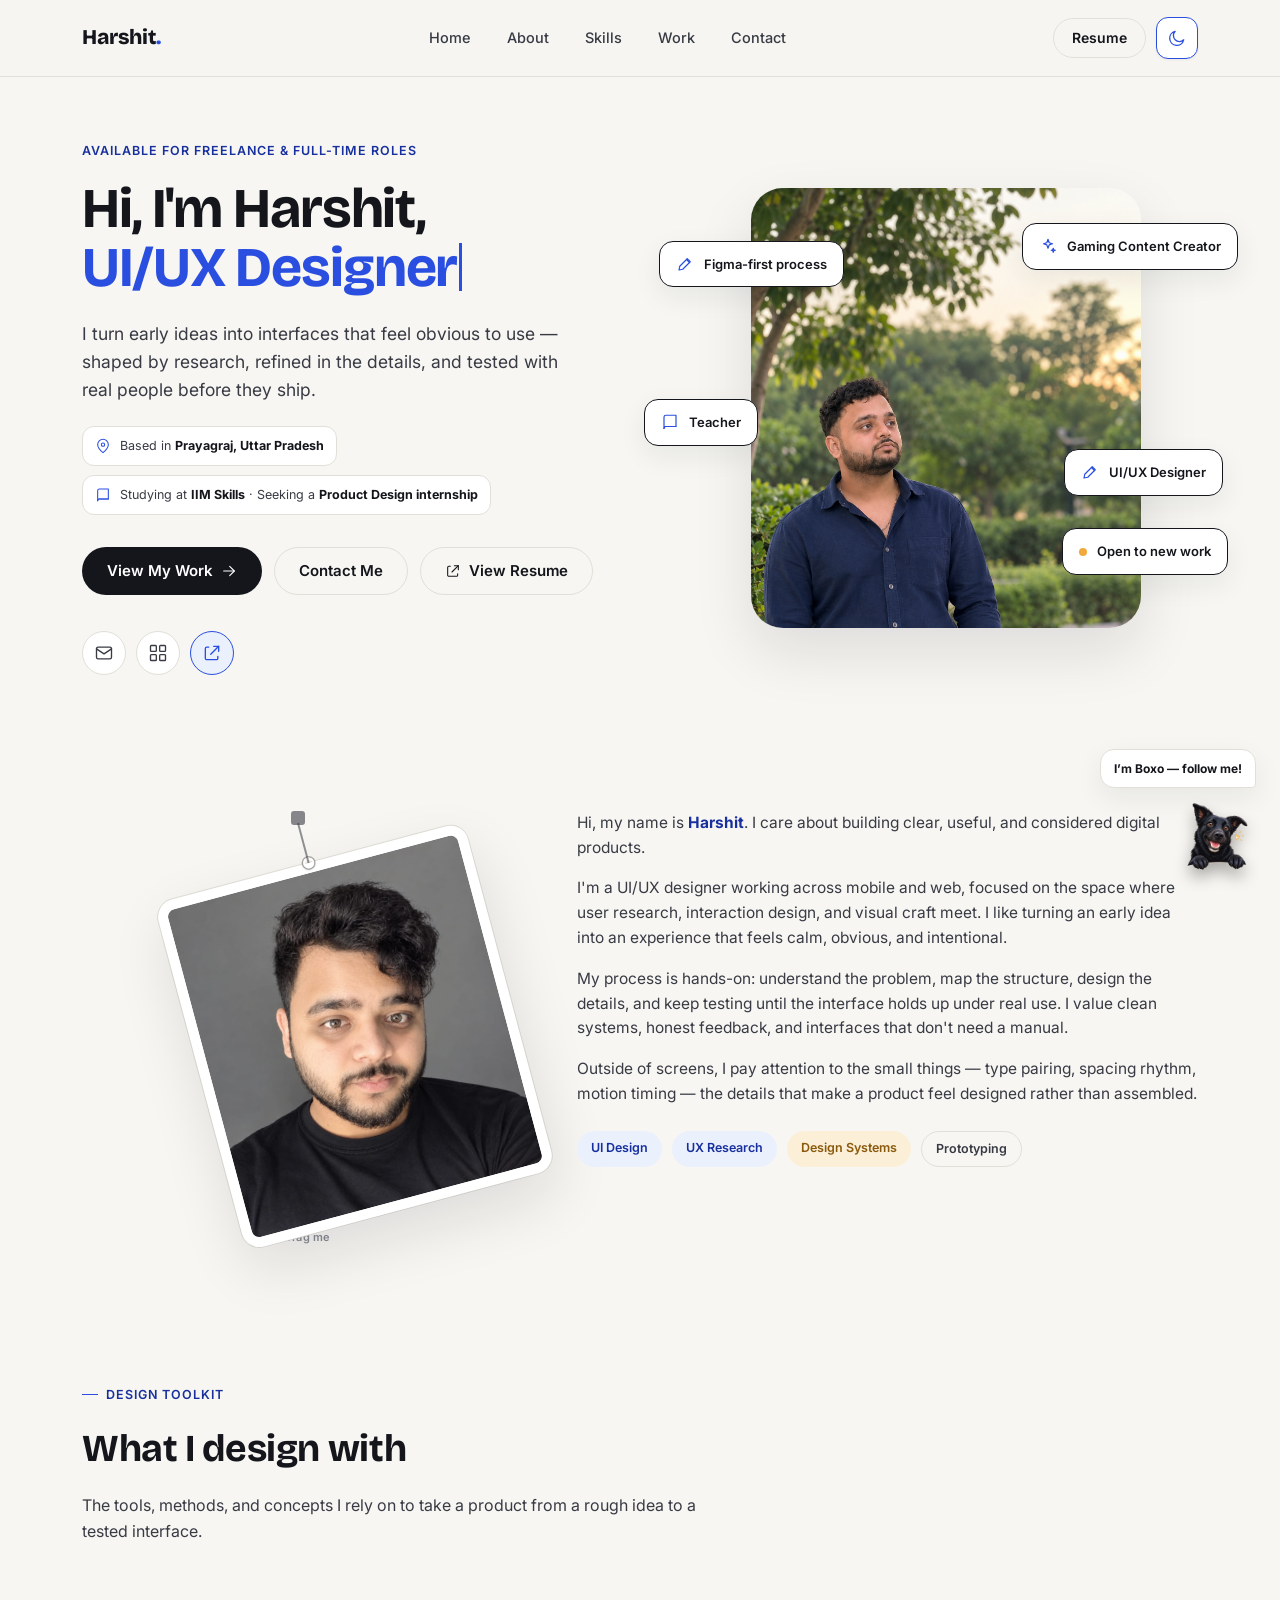
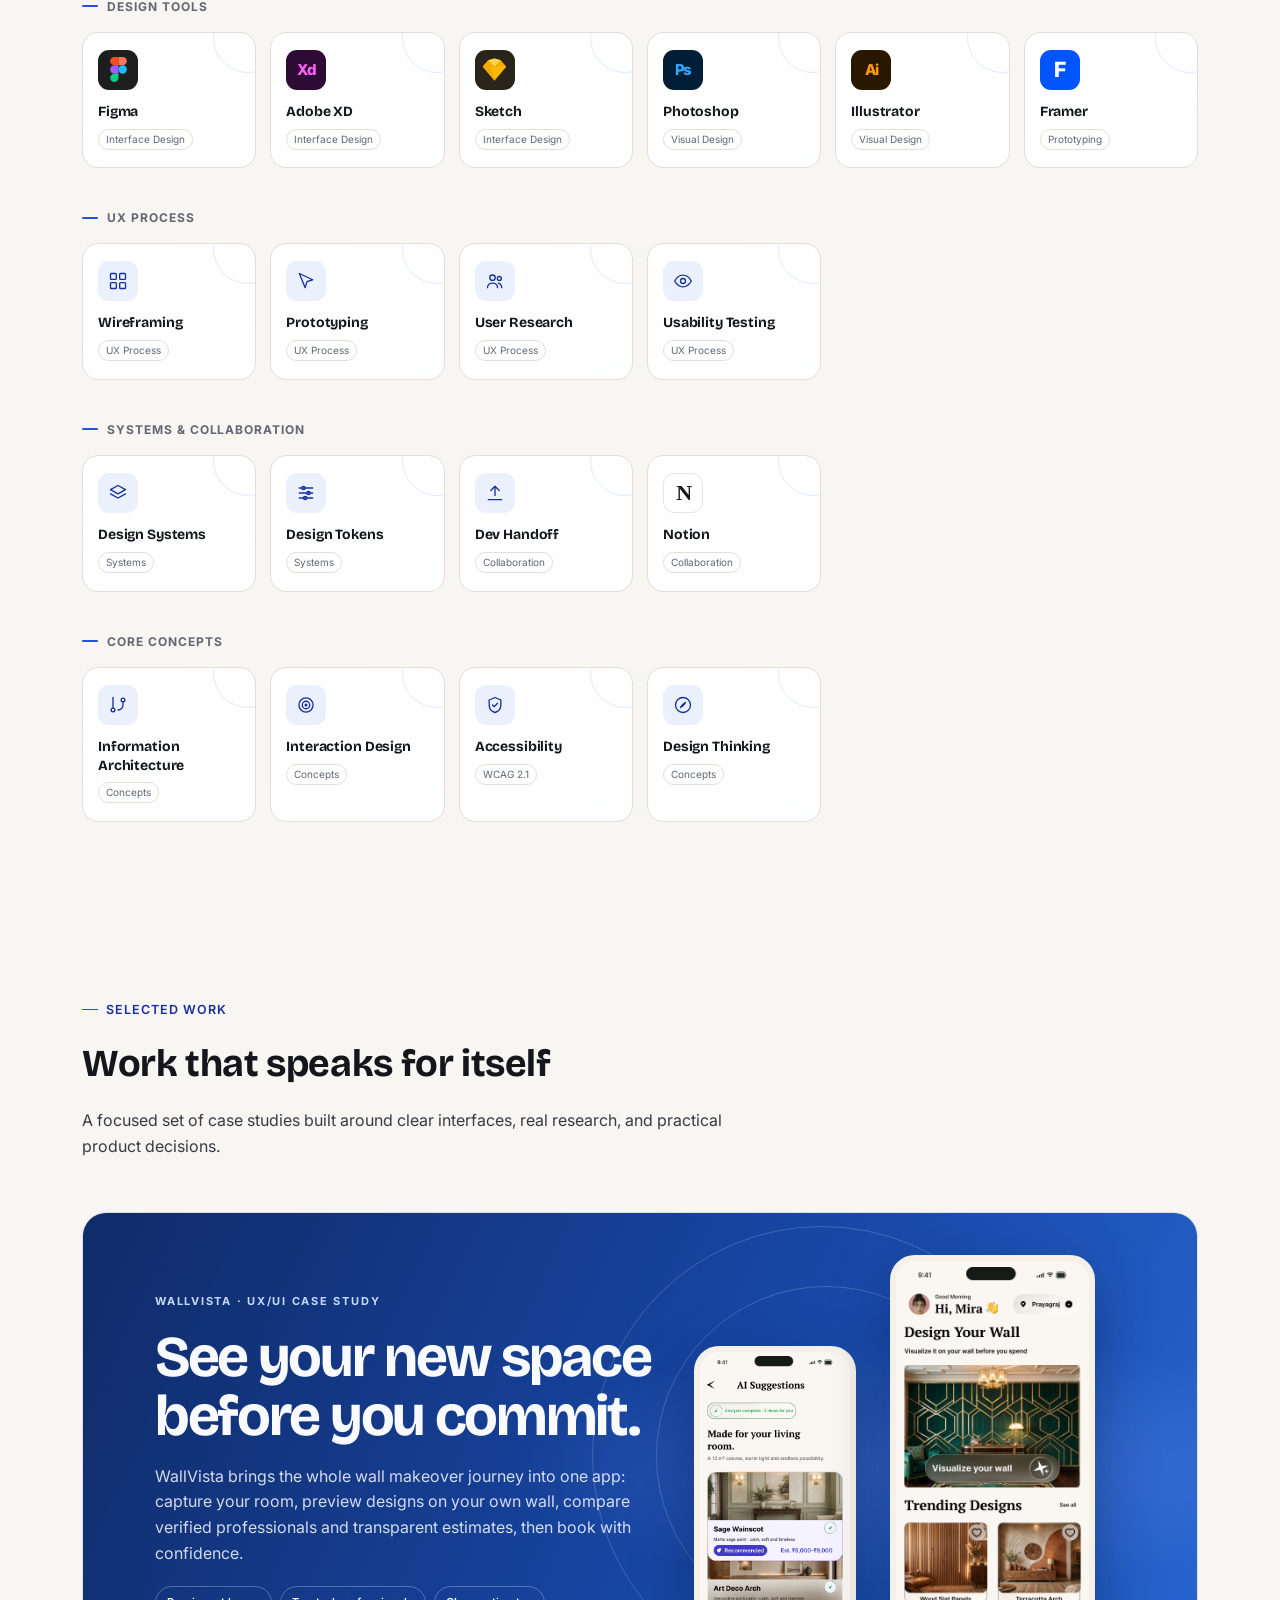
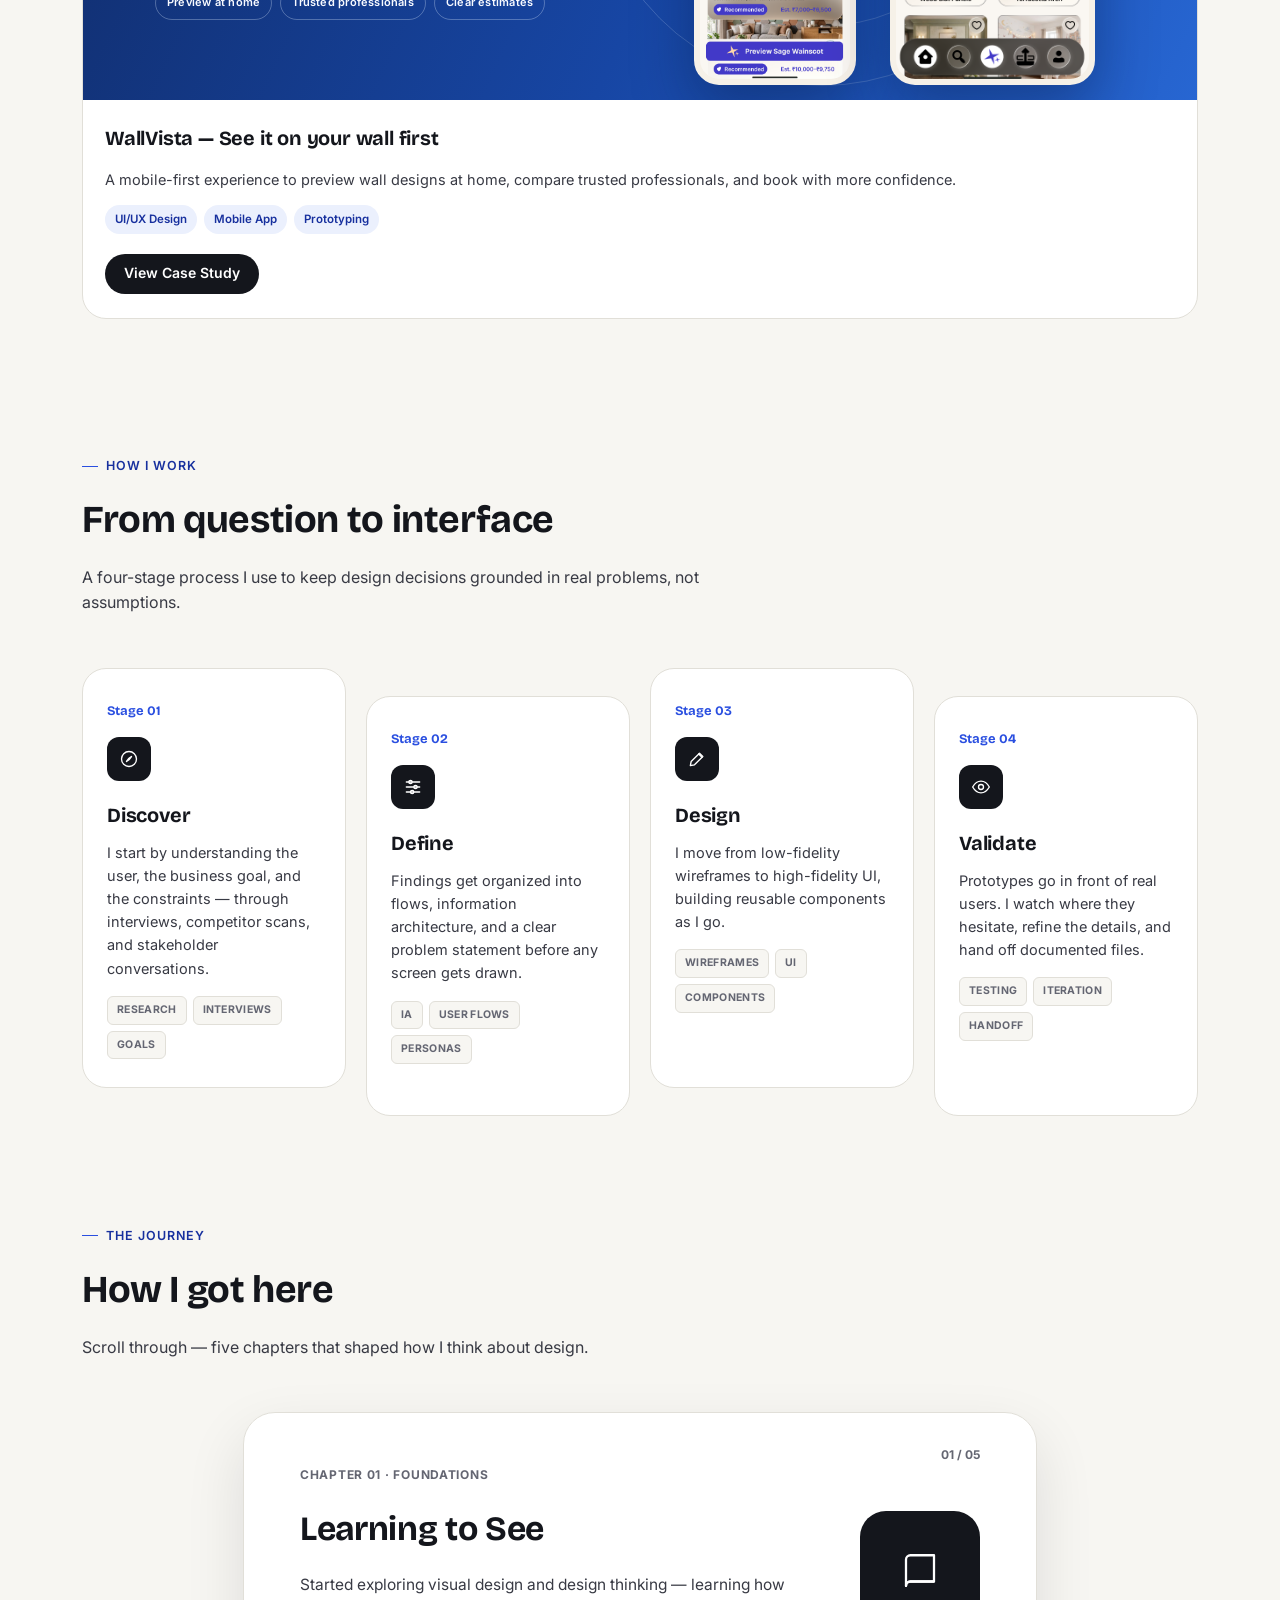
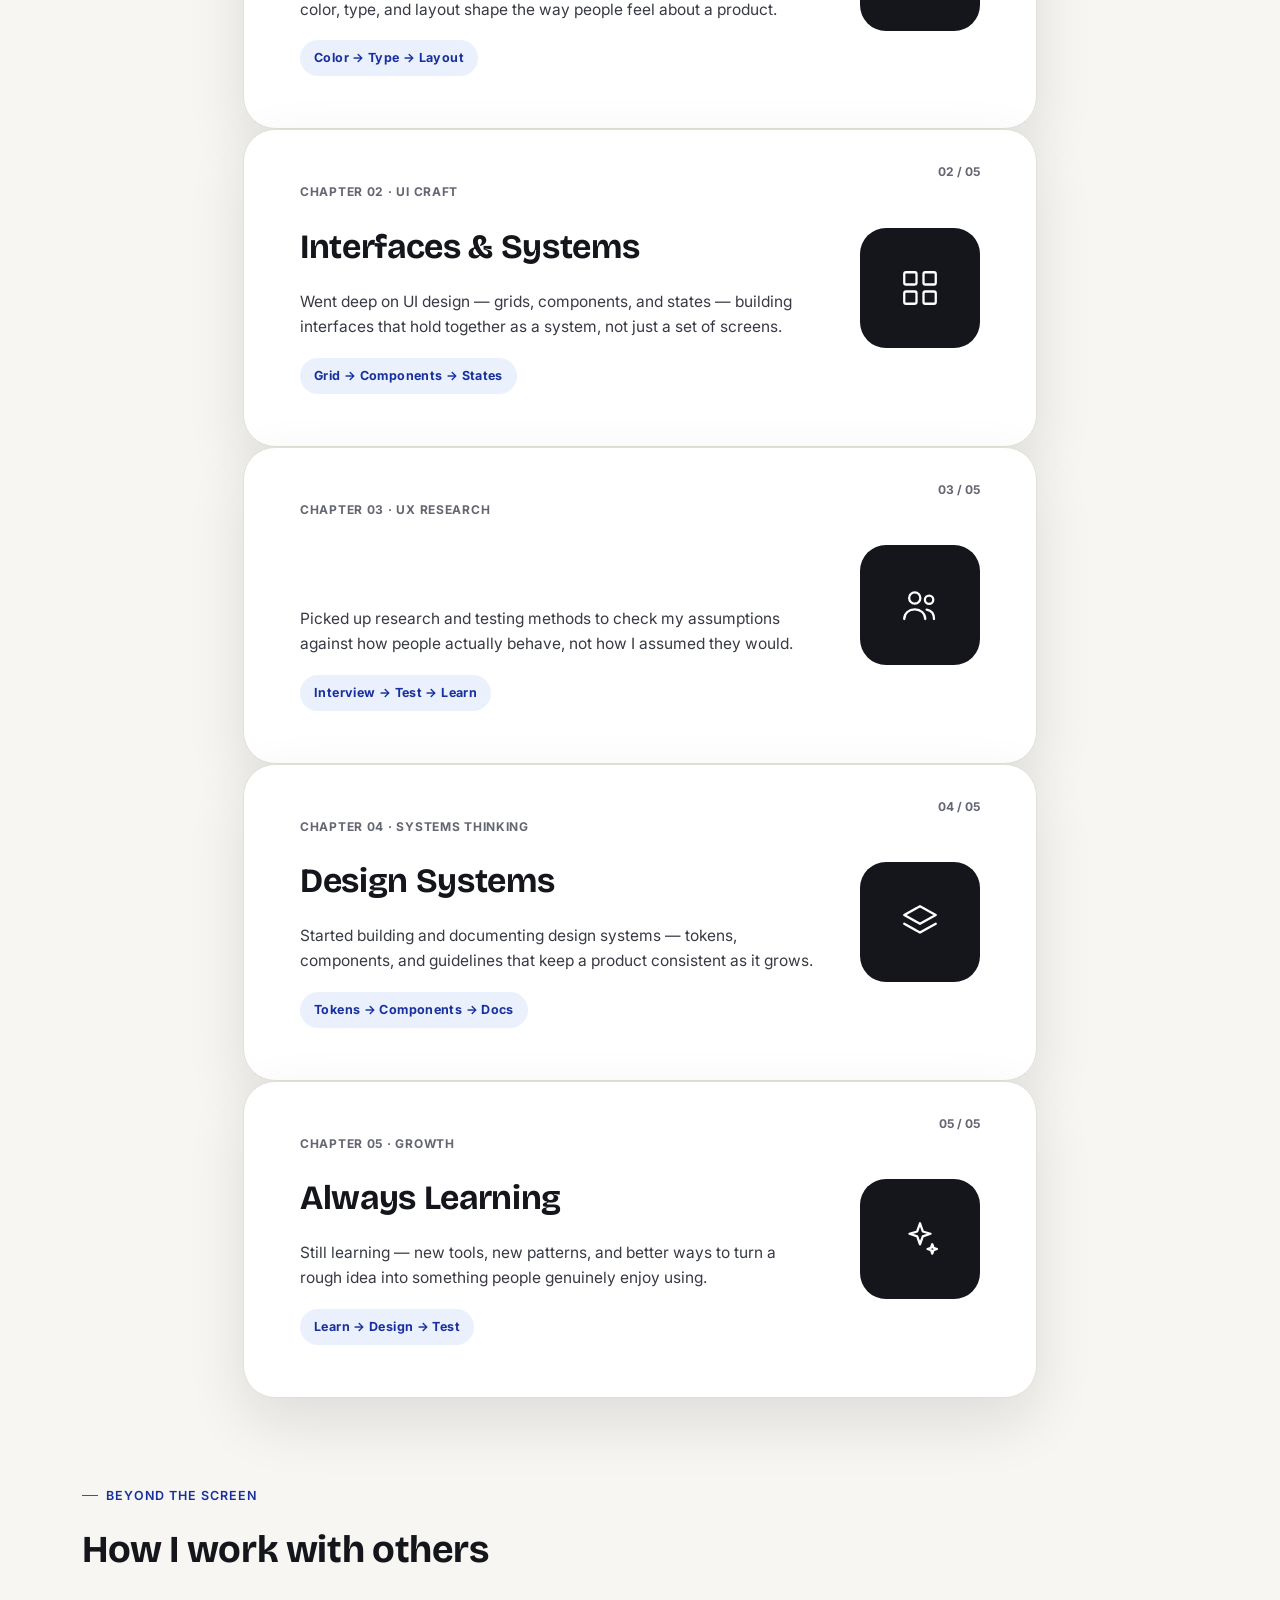
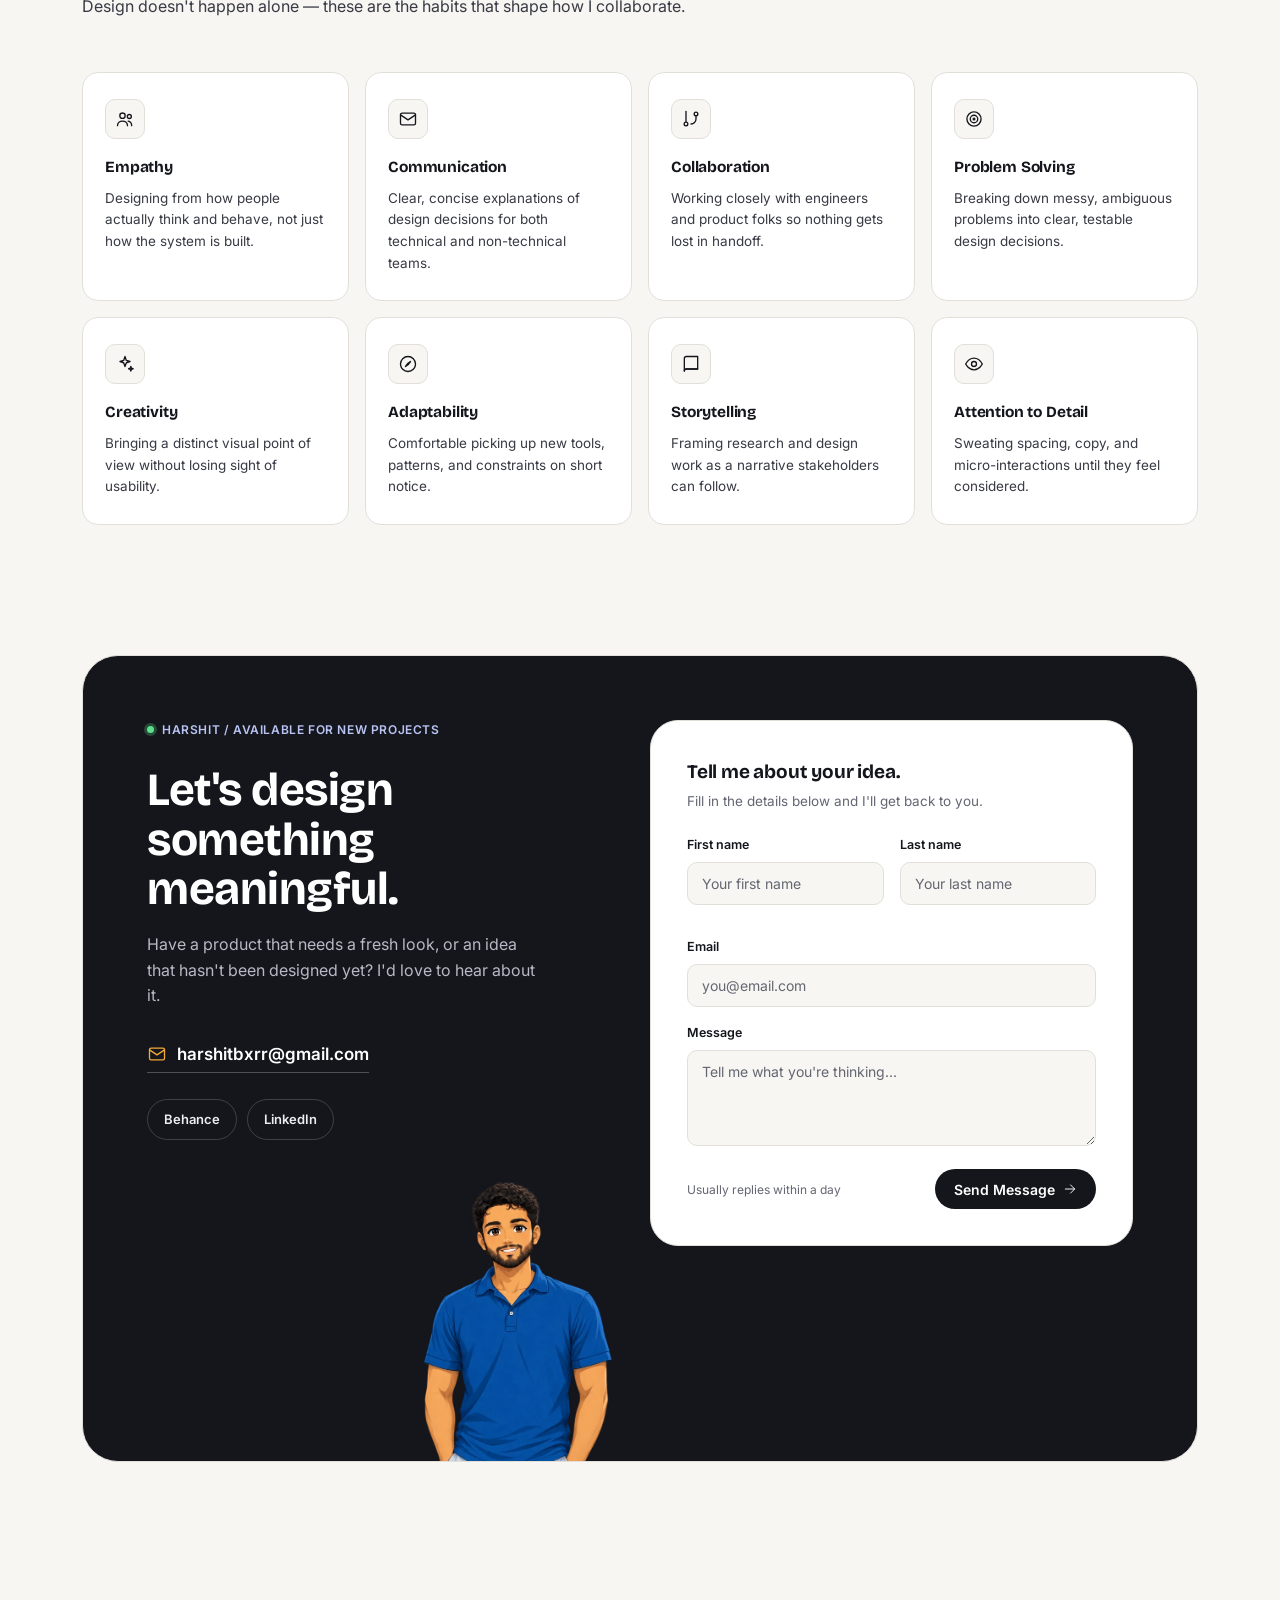
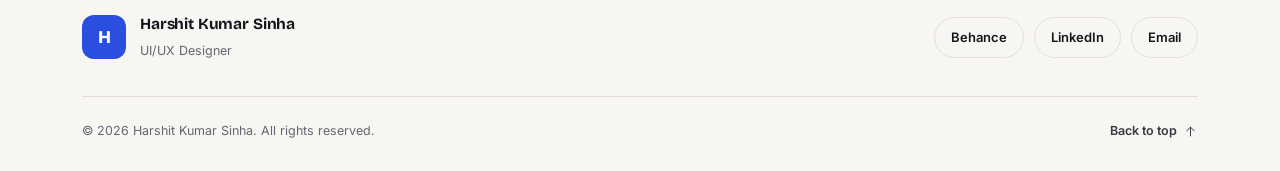
<file: index.html>
<!DOCTYPE html>
<html lang="en">
<head>
<meta charset="UTF-8">
<meta name="viewport" content="width=device-width, initial-scale=1.0">
<title>Harshit Kumar Sinha — UI/UX Designer</title>
<meta name="description" content="Portfolio of Harshit Kumar Sinha, UI/UX Designer — product design, design systems, and research-driven interfaces.">
<link rel="icon" href="data:image/svg+xml,%3Csvg xmlns='http://www.w3.org/2000/svg' viewBox='0 0 32 32'%3E%3Crect width='32' height='32' rx='8' fill='%232A4FE0'/%3E%3Ctext x='16' y='22' font-family='Arial' font-size='18' font-weight='700' fill='white' text-anchor='middle'%3EH%3C/text%3E%3C/svg%3E">
<link rel="preconnect" href="https://fonts.googleapis.com">
<link rel="preconnect" href="https://fonts.gstatic.com" crossorigin>
<link href="https://fonts.googleapis.com/css2?family=Bricolage+Grotesque:opsz,wght@12..96,400;12..96,500;12..96,600;12..96,700;12..96,800&family=Inter:wght@400;500;600;700&display=swap" rel="stylesheet">
<style>
  :root{
    --ink:#14161C;
    --ink-soft:#383A44;
    --muted:#646672;
    --paper:#F7F6F2;
    --surface:#FFFFFF;
    --line:#E1DFD8;
    --accent:#2A4FE0;
    --accent-deep:#17309E;
    --accent-text:#17309E;
    --accent-soft:#EBF0FD;
    --warm:#F2A93B;
    --warm-soft:#FBEFD8;
    --warm-text:#8A5A0C;
    --onyx:#14161C;
    --onyx-contrast:#FFFFFF;
    --panel-fixed:#14161C;
    --nav-bg:rgba(246,245,241,.86);
    --r-sm:10px;
    --r-md:16px;
    --r-lg:24px;
    --r-xl:32px;
    --shadow-sm:0 1px 3px rgba(20,22,28,.04), 0 1px 2px rgba(20,22,28,.03);
    --shadow-md:0 10px 28px rgba(20,22,28,.07);
    --shadow-lg:0 24px 60px rgba(20,22,28,.11);
    --maxw:1180px;
    --ease:cubic-bezier(.22,.8,.32,1);
    color-scheme:light;
  }

  html[data-theme="dark"]{
    --ink:#F1F1F4;
    --ink-soft:#C6C7D1;
    --muted:#93949E;
    --paper:#0F1013;
    --surface:#1B1C22;
    --line:#2C2D35;
    --accent:#4E72F0;
    --accent-deep:#3350C8;
    --accent-text:#9FB2FF;
    --accent-soft:#1C2340;
    --warm:#F5B94A;
    --warm-soft:#332711;
    --warm-text:#F2C77E;
    --onyx:#F1F1F4;
    --onyx-contrast:#14161C;
    --nav-bg:rgba(15,16,19,.82);
    --shadow-sm:0 1px 2px rgba(0,0,0,.4);
    --shadow-md:0 10px 30px rgba(0,0,0,.45);
    --shadow-lg:0 30px 70px rgba(0,0,0,.55);
    color-scheme:dark;
  }
  html{ transition:background .3s ease; }
  body{ transition:background .3s ease, color .3s ease; }

  *,*::before,*::after{ box-sizing:border-box; }
  html{ scroll-behavior:smooth; }
  body{
    margin:0;
    background:var(--paper);
    color:var(--ink);
    font-family:'Inter',-apple-system,BlinkMacSystemFont,sans-serif;
    font-size:16px;
    line-height:1.6;
    -webkit-font-smoothing:antialiased;
  }
  img{ max-width:100%; display:block; }
  a{ color:inherit; text-decoration:none; }
  ul{ margin:0; padding:0; list-style:none; }
  h1,h2,h3,h4{ margin:0; font-family:'Bricolage Grotesque',sans-serif; font-weight:700; letter-spacing:-0.01em; }
  p{ margin:0; }
  button{ font-family:inherit; cursor:pointer; }
  section{ position:relative; }
  .wrap{ max-width:var(--maxw); margin:0 auto; padding:0 32px; }

  :focus-visible{ outline:2.5px solid var(--accent); outline-offset:3px; border-radius:4px; }

  .icon{ width:20px; height:20px; stroke:currentColor; fill:none; stroke-width:1.6; stroke-linecap:round; stroke-linejoin:round; display:block; }

  /* ---------- reveal-on-scroll (single consistent motion language) ---------- */
  [data-reveal]{ opacity:0; transform:translateY(16px); transition:opacity .7s var(--ease), transform .7s var(--ease); }
  [data-reveal][style*="--reveal-delay"]{ transition-delay:var(--reveal-delay); }
  [data-reveal].is-visible{ opacity:1; transform:translateY(0); }
  @media (prefers-reduced-motion: reduce){
    html{ scroll-behavior:auto; }
    [data-reveal]{ opacity:1; transform:none; transition:none; }
    *{ animation-duration:0.001ms !important; transition-duration:0.001ms !important; }
  }

  /* ---------- buttons ---------- */
  .btn{
    display:inline-flex; align-items:center; justify-content:center; gap:8px;
    height:48px; padding:0 24px; border-radius:100px;
    font-weight:600; font-size:15px; border:1px solid transparent;
    transition:transform .25s var(--ease), box-shadow .25s var(--ease), background .25s var(--ease), border-color .25s var(--ease);
    white-space:nowrap;
  }
  .btn:active{ transform:scale(.97); }
  .btn-primary{ background:var(--onyx); color:var(--onyx-contrast); }
  .btn-primary:hover{ background:var(--accent-deep); color:#fff; box-shadow:var(--shadow-md); }
  .btn-accent{ background:var(--accent); color:#fff; }
  .btn-accent:hover{ background:var(--accent-deep); color:#fff; box-shadow:0 10px 24px rgba(42,79,224,.35); }
  .btn-ghost{ background:transparent; border-color:var(--line); color:var(--ink); }
  .btn-ghost:hover{ border-color:var(--ink); }
  .btn-sm{ height:40px; padding:0 18px; font-size:14px; }
  .btn-block{ width:100%; }

  .kicker{ display:inline-flex; align-items:center; gap:8px; font-size:12.5px; font-weight:600; letter-spacing:.08em; text-transform:uppercase; color:var(--accent-text); }
  .kicker::before{ content:""; width:16px; height:1px; background:var(--accent); }

  /* ================= THEME TOGGLE ================= */
  .theme-toggle{
    width:42px; height:42px; display:flex; align-items:center; justify-content:center;
    background:var(--surface); border:1.5px solid var(--accent); border-radius:12px; color:var(--accent);
    box-shadow:var(--shadow-sm);
    transition:border-color .2s var(--ease), color .2s var(--ease), background .2s var(--ease), transform .3s var(--ease);
  }
  .theme-toggle:hover{ border-color:var(--accent-deep); color:var(--accent-deep); background:var(--accent-soft); }
  .theme-toggle svg{ transition:transform .35s var(--ease); }
  .theme-toggle:active svg{ transform:rotate(20deg) scale(.9); }
  html[data-theme="dark"] .theme-toggle{
    background:var(--surface); border-color:var(--line); color:var(--accent-text);
  }
  html[data-theme="dark"] .theme-toggle:hover{
    border-color:var(--accent); color:var(--accent); background:var(--accent-soft);
  }

  /* ================= NAV ================= */
  header.nav{
    position:sticky; top:0; z-index:100;
    background:var(--nav-bg); backdrop-filter:blur(10px);
    border-bottom:1px solid var(--line);
    transition:background .3s ease, border-color .3s ease;
  }
  .nav-inner{ max-width:var(--maxw); margin:0 auto; padding:0 32px; height:76px; display:flex; align-items:center; justify-content:space-between; }
  .logo{ font-family:'Bricolage Grotesque',sans-serif; font-weight:800; font-size:21px; }
  .logo span{ color:var(--accent); }
  .nav-links{ display:flex; align-items:center; gap:36px; }
  .nav-links a{ font-size:14.5px; font-weight:500; color:var(--ink-soft); transition:color .2s var(--ease); position:relative; }
  .nav-links a:hover{ color:var(--ink); }
  .nav-cta{ display:flex; align-items:center; gap:10px; }
  .nav-toggle{ display:none; width:40px; height:40px; align-items:center; justify-content:center; background:none; border:1px solid var(--line); border-radius:10px; color:var(--ink); }
  .mobile-panel{ display:none; }

  @media (max-width:860px){
    .nav-links{ display:none; }
    .nav-toggle{ display:flex; }
    .nav-cta .btn-ghost{ display:none; }
    .mobile-panel{
      display:block; position:fixed; inset:76px 0 0 0; background:var(--paper); z-index:99;
      transform:translateY(-8px); opacity:0; pointer-events:none; transition:all .25s var(--ease);
      overflow:auto;
    }
    .mobile-panel.open{ transform:translateY(0); opacity:1; pointer-events:auto; }
    .mobile-panel ul{ padding:24px 32px; display:flex; flex-direction:column; gap:4px; }
    .mobile-panel a{ display:block; padding:16px 4px; font-size:20px; font-weight:600; border-bottom:1px solid var(--line); }
  }
  @media (max-width:400px){
    .nav-cta{ gap:6px; }
    .nav-cta .btn-accent{ padding:0 14px; font-size:13px; }
  }

  /* ================= PRELOADER ================= */
  #preloader{
    position:fixed; inset:0; z-index:1000; background:var(--paper);
    display:flex; align-items:center; justify-content:center; flex-direction:column; gap:18px;
    transition:opacity .55s var(--ease), visibility .55s var(--ease);
  }
  #preloader.hide{ opacity:0; visibility:hidden; pointer-events:none; }
  .pre-kicker{ font-size:12px; font-weight:600; letter-spacing:.28em; text-transform:uppercase; color:var(--accent-text); display:flex; align-items:center; gap:12px; opacity:0; animation:preIn .5s var(--ease) .1s forwards; }
  .pre-kicker::before, .pre-kicker::after{ content:""; width:22px; height:1px; background:var(--line); }
  .pre-word{ font-family:'Bricolage Grotesque',sans-serif; font-weight:800; font-size:44px; letter-spacing:-0.02em; color:var(--ink); opacity:0; transform:translateY(10px) scale(.97); animation:preIn .55s var(--ease) .28s forwards; }
  .pre-word span{ color:var(--accent); }
  .pre-bar{ width:160px; height:2px; background:var(--line); border-radius:2px; overflow:hidden; opacity:0; animation:preIn .4s var(--ease) .55s forwards; }
  .pre-bar i{ display:block; height:100%; width:0%; background:var(--accent); animation:preFill 1s var(--ease) .6s forwards; }
  @keyframes preIn{ to{ opacity:1; transform:none; } }
  @keyframes preFill{ to{ width:100%; } }
  @media (prefers-reduced-motion: reduce){
    #preloader{ display:none; }
  }

  /* ---------- hero load-in stagger (separate from scroll-reveal; fires once on page load) ---------- */
  .hero-eyebrow, .hero h1, .hero-sub, .hero-facts, .hero-actions, .hero-links{
    opacity:0; transform:translateY(14px); transition:opacity .65s var(--ease), transform .65s var(--ease);
  }
  body.loaded .hero-eyebrow{ opacity:1; transform:none; transition-delay:.05s; }
  body.loaded .hero h1{ opacity:1; transform:none; transition-delay:.14s; }
  body.loaded .hero-sub{ opacity:1; transform:none; transition-delay:.26s; }
  body.loaded .hero-facts{ opacity:1; transform:none; transition-delay:.34s; }
  body.loaded .hero-actions{ opacity:1; transform:none; transition-delay:.42s; }
  body.loaded .hero-links{ opacity:1; transform:none; transition-delay:.52s; }

  /* ================= HERO ================= */
  .hero{ padding:64px 0 96px; overflow:hidden; }
  .hero-meta{ display:flex; justify-content:space-between; font-size:12px; font-weight:600; letter-spacing:.08em; text-transform:uppercase; color:var(--muted); margin-bottom:56px; }
  .hero-grid{ display:grid; grid-template-columns:1.05fr .95fr; gap:56px; align-items:center; }
  .hero-eyebrow{ font-size:12.5px; font-weight:600; letter-spacing:.08em; text-transform:uppercase; color:var(--accent-text); margin-bottom:18px; display:block; }
  .hero h1{ font-size:56px; line-height:1.06; letter-spacing:-0.02em; }
  .hero h1 .role{ color:var(--accent); white-space:nowrap; }
  .caret{ display:inline-block; width:3px; height:.85em; background:var(--accent); margin-left:2px; vertical-align:-0.08em; animation:blink 1s step-end infinite; }
  @keyframes blink{ 50%{ opacity:0; } }
  .hero-sub{ margin-top:22px; max-width:46ch; font-size:17.5px; color:var(--ink-soft); }
  .hero-facts{ display:flex; flex-wrap:wrap; gap:9px; margin-top:22px; }
  .hero-fact{ display:inline-flex; align-items:center; gap:9px; min-height:40px; padding:8px 12px; border:1px solid var(--line); border-radius:12px; background:var(--surface); color:var(--ink-soft); font-size:12.5px; line-height:1.4; }
  .hero-fact .icon{ width:16px; height:16px; flex:0 0 auto; color:var(--accent); }
  .hero-fact strong{ color:var(--ink); font-weight:700; }
  .hero-actions{ display:flex; flex-wrap:wrap; gap:12px; margin-top:32px; }
  .hero-links{ display:flex; align-items:center; gap:10px; margin-top:36px; }
  .hero-links a, .hero-links button{
    width:44px; height:44px; border-radius:50%; border:1.5px solid var(--line); background:var(--surface);
    display:flex; align-items:center; justify-content:center; color:var(--ink-soft);
    transition:all .2s var(--ease); cursor:pointer; font:inherit; padding:0;
  }
  .hero-links a:hover, .hero-links button:hover{ border-color:var(--accent); color:var(--accent); transform:translateY(-2px); }
  .hero-links button:active{ transform:scale(.92); }
  .hero-links #shareBtn{ border-color:var(--accent); color:var(--accent); background:var(--accent-soft); }
  .hero-links #shareBtn:hover{ border-color:var(--accent-deep); color:var(--accent-deep); }
  .toast{ position:fixed; bottom:28px; left:50%; transform:translateX(-50%) translateY(20px); background:var(--ink); color:var(--card); padding:11px 22px; border-radius:999px; font-size:13.5px; font-weight:600; box-shadow:0 10px 30px rgba(0,0,0,.22); opacity:0; pointer-events:none; z-index:9999; transition:transform .3s var(--ease), opacity .3s var(--ease); display:flex; align-items:center; gap:8px; border:1px solid var(--line); }
  .toast.show{ opacity:1; transform:translateX(-50%) translateY(0); }

  .hero-visual{ position:relative; display:flex; justify-content:center; }
  .hero-portrait{ width:min(100%,390px); height:440px; border-radius:var(--r-xl); overflow:hidden; background:var(--surface); box-shadow:var(--shadow-lg); }
  .hero-portrait img{ width:100%; height:100%; object-fit:cover; object-position:center 24%; }
  .badge-float{
    position:absolute; z-index:2; display:flex; align-items:center; gap:10px;
    padding:12px 16px; border:1.5px solid #14161C; border-radius:14px;
    background:var(--surface); box-shadow:var(--shadow-md); font-size:13px; font-weight:600;
    animation:badge-float 5s ease-in-out infinite;
    transition:border-color .25s var(--ease), transform .25s var(--ease);
  }
  .badge-float:hover{ border-color:var(--accent); }
  .badge-float .icon{ width:18px; height:18px; color:var(--accent); }
  .badge-1{ top:12%; left:-7%; }
  .badge-2{ right:-6%; bottom:12%; }
  .badge-3{ top:8%; right:-8%; animation-delay:-1.1s; }
  .badge-4{ top:48%; left:-10%; animation-delay:-2.2s; }
  .badge-5{ right:-5%; bottom:30%; animation-delay:-3.3s; }
  @keyframes badge-float{ 0%,100%{ transform:translateY(0); } 50%{ transform:translateY(-7px); } }
  .dot-warm{ width:8px; height:8px; border-radius:50%; background:var(--warm); }
  @media (prefers-reduced-motion: reduce){ .badge-float{ animation:none; } }

  @media (max-width:980px){
    .hero-grid{ grid-template-columns:1fr; gap:34px; }
    .hero h1{ font-size:42px; }
    .hero-visual{ order:-1; }
    .hero-portrait{ width:min(100%,320px); height:360px; }
    .badge-float{ display:none; }
  }
  @media (max-width:520px){
    .wrap{ padding:0 20px; }
    .hero h1{ font-size:34px; }
    .hero-meta{ display:none; }
  }

  /* ================= ABOUT ================= */
  .about{ padding:40px 0 110px; }
  .about-grid{ display:grid; grid-template-columns:.82fr 1.18fr; gap:64px; align-items:start; }
  .frame-wrap{ display:flex; flex-direction:column; align-items:center; position:relative; }
  .frame-clip{ width:14px; height:14px; border-radius:3px; background:var(--ink-soft); opacity:.6; margin-bottom:-2px; position:relative; z-index:4; }
  /* The rope's top edge sits fixed at the clip (normal flex flow); it only ever
     rotates + scales from that fixed top point, so it never detaches — it stretches instead.
     z-index keeps it painting above the frame even when the frame swings over it. */
  .frame-hang{
    width:2px; height:34px; background:var(--ink-soft); opacity:.55; margin:0 auto;
    transform-origin:50% 0%; transition:transform .3s var(--ease);
    position:relative; z-index:3;
  }
  .frame-hang.is-dragging{ transition:none; }
  .frame{
    width:100%; max-width:320px; border-radius:18px; overflow:hidden; background:var(--surface);
    border:10px solid #fff; box-shadow:var(--shadow-lg), 0 0 0 1px var(--line);
    cursor:grab; user-select:none; -webkit-user-drag:none; touch-action:none;
    transform-origin:50% 0%; transition:transform .3s var(--ease);
    position:relative; z-index:1;
  }
  .frame.is-dragging{ transition:none; }
  .frame:active{ cursor:grabbing; }
  .frame img{ width:100%; aspect-ratio:620/700; object-fit:cover; object-position:center 12%; pointer-events:none; -webkit-user-drag:none; }
  /* A small visible eyelet exactly where the rope ties on. Positioned independently
     (not nested in .frame) and driven by the identical JS math as the rope, so it is
     mathematically guaranteed to coincide with the rope's end — no CSS-inherited
     transform-origin guessing involved. */
  .frame-eyelet{
    position:absolute; top:12px; left:50%; transform:translate(-50%, -50%);
    width:11px; height:11px; border-radius:50%;
    border:2px solid rgba(255,255,255,.95);
    box-shadow:0 0 0 1.5px rgba(20,22,28,.3), 0 1px 3px rgba(0,0,0,.25);
    z-index:2; pointer-events:none; transition:transform .3s var(--ease);
  }
  .frame-eyelet.is-dragging{ transition:none; }
  .frame-hint{
    text-align:center; font-size:11px; font-weight:600; color:var(--muted); margin-top:14px;
    letter-spacing:.02em; opacity:.75; display:flex; align-items:center; justify-content:center; gap:6px;
  }
  .frame-hint .icon{ width:13px; height:13px; }
  .about h2{ font-size:38px; margin-bottom:22px; }
  .about-lede{ font-size:19px; color:var(--ink); margin-bottom:18px; }
  .about-lede b{ color:var(--accent-text); }
  .about p{ color:var(--ink-soft); margin-bottom:16px; font-size:15.5px; max-width:62ch; }
  .about-tags{ display:flex; flex-wrap:wrap; gap:10px; margin-top:24px; }
  .tag{ font-size:12.5px; font-weight:600; padding:7px 14px; border-radius:100px; background:var(--accent-soft); color:var(--accent-text); }
  .tag.alt{ background:var(--warm-soft); color:var(--warm-text); }
  .tag.line{ background:transparent; border:1px solid var(--line); color:var(--ink-soft); }

  @media (prefers-reduced-motion: reduce){
    .frame-hang, .frame, .frame-eyelet{ transition:none !important; }
  }

  @media (max-width:900px){
    .about-grid{ grid-template-columns:1fr; }
    .frame-wrap{ order:-1; }
    .about h2{ font-size:32px; }
  }

  /* ================= SECTION HEADS ================= */
  .section-head{ max-width:640px; margin-bottom:52px; }
  .section-head h2{ font-size:38px; margin-top:14px; }
  .section-head p{ margin-top:14px; color:var(--ink-soft); font-size:16px; }
  @media (max-width:600px){ .section-head h2{ font-size:29px; } }

  /* ================= SKILLS / TOOLKIT ================= */
  .skills{ padding:20px 0 110px; }
  .skill-cat{ margin-bottom:40px; }
  .skill-cat-label{ display:flex; align-items:center; gap:9px; font-size:12px; font-weight:700; color:var(--muted); text-transform:uppercase; letter-spacing:.08em; margin-bottom:16px; }
  .skill-cat-label::before{ content:""; width:16px; height:2px; border-radius:2px; background:var(--accent); }
  .skill-grid{ display:grid; grid-template-columns:repeat(6,1fr); gap:14px; }
  .skill-card{
    min-height:132px; position:relative; overflow:hidden;
    background:var(--surface);
    background:linear-gradient(145deg,var(--surface),color-mix(in srgb,var(--surface) 92%,var(--accent-soft)));
    border:1px solid var(--line); border-radius:var(--r-md);
    padding:17px 15px; text-align:left; transition:transform .25s var(--ease), border-color .25s var(--ease), box-shadow .25s var(--ease);
  }
  .skill-card::after{ content:""; width:70px; height:70px; position:absolute; right:-28px; top:-30px; border:1px solid color-mix(in srgb,var(--accent) 12%,transparent); border-radius:50%; pointer-events:none; }
  .skill-card:hover{ transform:translateY(-4px); border-color:var(--accent); box-shadow:var(--shadow-md); }
  .skill-card .icon-badge{
    width:40px; height:40px; border-radius:11px; background:var(--accent-soft); color:var(--accent-text);
    display:flex; align-items:center; justify-content:center; margin-bottom:13px;
    transition:transform .25s var(--ease);
  }
  .skill-card:hover .icon-badge{ transform:scale(1.06) rotate(-3deg); }
  .skill-card h4{ font-size:14px; font-weight:700; line-height:1.35; }
  .skill-card > span{ display:inline-block; font-size:10px; color:var(--muted); margin-top:7px; padding:3px 7px; border:1px solid var(--line); border-radius:999px; line-height:1.3; }
  .skill-card .tool-logo{ width:40px; height:40px; margin-bottom:13px; display:grid; place-items:center; border-radius:11px; font-family:'Inter',sans-serif; font-size:15px; font-weight:800; letter-spacing:-.08em; }
  .tool-logo svg{ width:25px; height:25px; display:block; }
  .tool-figma{ background:#1e1e1e; }
  .tool-xd{ color:#ff61f6; background:#2d0b35; }
  .tool-sketch{ color:#f6a900; background:#29251b; }
  .tool-photoshop{ color:#31a8ff; background:#001e36; }
  .tool-illustrator{ color:#ff9a00; background:#2a1700; }
  .tool-framer{ color:#fff; background:#0055ff; font-size:21px !important; }
  .tool-notion{ color:#171717; background:#fff; border:1px solid #e4e4e4; font-family:Georgia,serif !important; font-size:22px !important; letter-spacing:-.12em !important; }

  @media (max-width:980px){ .skill-grid{ grid-template-columns:repeat(4,1fr); } }
  @media (max-width:700px){ .skill-grid{ grid-template-columns:repeat(3,1fr); } }
  @media (max-width:460px){ .skill-grid{ grid-template-columns:repeat(2,minmax(0,1fr)); gap:10px; } .skill-card{ min-height:126px; padding:15px 12px; } .skill-card h4{ font-size:13px; } }

  /* ================= PROCESS ================= */
  .process{ padding:20px 0 110px; }
  .process-line{ position:relative; height:1px; background:var(--line); margin:0 0 -1px; display:none; }
  .process-grid{ display:grid; grid-template-columns:repeat(4,1fr); gap:20px; }
  .process-card{
    background:var(--surface); border:1px solid var(--line); border-radius:var(--r-lg); padding:28px 24px;
    position:relative;
  }
  .process-card:nth-child(2){ transform:translateY(28px); }
  .process-card:nth-child(4){ transform:translateY(28px); }
  .process-num{ font-family:'Bricolage Grotesque'; font-size:13px; font-weight:700; color:var(--accent); }
  .process-icon{ width:44px; height:44px; border-radius:12px; background:var(--onyx); color:var(--onyx-contrast); display:flex; align-items:center; justify-content:center; margin:14px 0 18px; }
  .process-card h3{ font-size:20px; margin-bottom:10px; }
  .process-card p{ color:var(--ink-soft); font-size:14.5px; margin-bottom:16px; }
  .process-tags{ display:flex; flex-wrap:wrap; gap:6px; }
  .process-tags span{ font-size:10.5px; font-weight:700; letter-spacing:.03em; text-transform:uppercase; color:var(--muted); background:var(--paper); border:1px solid var(--line); padding:5px 9px; border-radius:6px; }

  @media (max-width:980px){
    .process-grid{ grid-template-columns:1fr 1fr; row-gap:24px; }
    .process-card:nth-child(2), .process-card:nth-child(4){ transform:none; }
  }
  @media (max-width:600px){ .process-grid{ grid-template-columns:1fr; } }

  /* ================= WORK / PROJECTS ================= */
  .work{ padding:20px 0 110px; }
  .work-grid{ display:grid; grid-template-columns:1fr; gap:24px; }
  .work-card{ background:var(--surface); border:1px solid var(--line); border-radius:var(--r-lg); overflow:hidden; display:flex; flex-direction:column; transition:box-shadow .3s var(--ease), transform .3s var(--ease); }
  .work-card:hover{ box-shadow:var(--shadow-lg); transform:translateY(-5px); }
  .work-thumb{ aspect-ratio:16/7; position:relative; overflow:hidden; }
  .work-thumb-tag{ position:absolute; top:14px; left:14px; background:rgba(20,22,28,.75); color:#fff; font-size:10.5px; font-weight:700; letter-spacing:.05em; text-transform:uppercase; padding:6px 11px; border-radius:100px; z-index:2; backdrop-filter:blur(4px); }
  .wallvista-cover{ display:flex; align-items:center; justify-content:space-between; padding:clamp(26px,6vw,72px); background:radial-gradient(ellipse at 78% 52%,rgba(118,157,255,.28),transparent 36%),linear-gradient(115deg,#102b68 0%,#1746a4 55%,#2766d2 100%); color:#f8faff; }
  .wallvista-cover::before,.wallvista-cover::after{ content:""; position:absolute; border:1px solid rgba(226,237,255,.2); border-radius:50%; pointer-events:none; }
  .wallvista-cover::before{ width:460px; height:460px; right:13%; top:50%; transform:translateY(-50%); }
  .wallvista-cover::after{ width:340px; height:340px; right:18%; top:50%; transform:translateY(-50%); }
  .wallvista-cover-copy{ position:relative; z-index:1; max-width:54%; }
  .wallvista-cover-brand{ display:block; margin-bottom:18px; color:#c7d9ff; font-size:11px; font-weight:700; letter-spacing:.16em; text-transform:uppercase; }
  .wallvista-cover-title{ display:block; max-width:560px; font-family:'Bricolage Grotesque',sans-serif; font-size:clamp(32px,4.5vw,58px); font-weight:700; line-height:1.02; letter-spacing:-.04em; }
  .wallvista-cover-caption{ display:block; max-width:570px; margin-top:18px; color:rgba(248,250,255,.84); font-size:clamp(13px,1.25vw,16px); line-height:1.6; }
  .wallvista-cover-points{ display:flex; flex-wrap:wrap; gap:8px; margin-top:20px; }
  .wallvista-cover-points span{ padding:7px 11px; border:1px solid rgba(226,237,255,.3); border-radius:100px; color:#f8faff; font-size:11px; font-weight:600; letter-spacing:.02em; }
  .wallvista-devices{ position:absolute; z-index:1; top:50%; right:clamp(28px,8vw,120px); width:36%; height:94%; transform:translateY(-50%); }
  .wallvista-device{ position:absolute; bottom:0; width:auto; height:88%; max-width:68%; object-fit:contain; border:6px solid #f6f1e8; border-radius:25px; background:#f6f1e8; box-shadow:0 24px 60px rgba(5,22,62,.4); }
  .wallvista-device-main{ z-index:2; right:0; height:94%; transform:rotate(3deg); }
  .wallvista-device-secondary{ z-index:1; left:0; height:74%; transform:rotate(-8deg); }
  .work-body{ padding:22px 22px 24px; display:flex; flex-direction:column; gap:14px; flex:1; }
  .work-body h3{ font-size:20px; }
  .work-body p{ color:var(--ink-soft); font-size:14.5px; }
  .work-stack{ display:flex; flex-wrap:wrap; gap:7px; }
  .work-stack span{ font-size:11.5px; font-weight:600; color:var(--accent-text); background:var(--accent-soft); padding:5px 10px; border-radius:100px; }
  .work-note{ display:flex; gap:9px; align-items:flex-start; background:var(--paper); border-left:3px solid var(--warm); border-radius:8px; padding:10px 12px; font-size:12.5px; color:var(--ink-soft); }
  .work-note .icon{ width:15px; height:15px; color:var(--warm); flex-shrink:0; margin-top:1px; }
  .work-actions{ margin-top:auto; display:flex; gap:10px; padding-top:6px; }

  @media (max-width:700px){
    .work-thumb{ aspect-ratio:4/3; }
    .wallvista-cover{ aspect-ratio:3/4; }
    .wallvista-cover{ padding:28px 22px; align-items:flex-start; }
    .wallvista-cover-copy{ max-width:70%; padding-top:10px; }
    .wallvista-cover-brand{ font-size:8px; margin-bottom:12px; letter-spacing:.12em; }
    .wallvista-cover-title{ font-size:clamp(25px,7vw,38px); }
    .wallvista-cover-caption{ max-width:260px; margin-top:12px; font-size:11px; line-height:1.45; }
    .wallvista-cover-points{ max-width:210px; gap:5px; margin-top:13px; }
    .wallvista-cover-points span{ padding:5px 8px; font-size:9px; }
    .wallvista-cover::before{ width:260px; height:260px; right:-15%; }
    .wallvista-cover::after{ width:190px; height:190px; right:-4%; }
    .wallvista-devices{ top:auto; right:4%; bottom:3%; width:48%; height:48%; transform:none; }
    .wallvista-device{ border-width:4px; border-radius:16px; }
    .wallvista-device-main{ height:94%; }
    .wallvista-device-secondary{ height:72%; }
  }

  /* ---- abstract thumbnail mockups (svg, no stock photos) ---- */
  .mock{ width:100%; height:100%; }

  /* ================= JOURNEY (sticky stack) ================= */
  .journey{ padding:20px 0 60px; }
  .journey-track{ margin-top:20px; }
  .journey-item{ min-height:34vh; display:flex; align-items:flex-start; }
  .journey-card{
    position:sticky; top:98px; width:100%; background:var(--surface); border:1px solid var(--line);
    border-radius:var(--r-xl); box-shadow:var(--shadow-lg); padding:52px 56px;
    display:grid; grid-template-columns:1fr auto; gap:40px; align-items:center;
  }
  .journey-num{ font-family:'Bricolage Grotesque'; font-size:15px; font-weight:700; color:var(--accent); margin-bottom:6px; }
  .journey-chapter{ font-size:12px; font-weight:700; letter-spacing:.06em; text-transform:uppercase; color:var(--muted); margin-bottom:18px; }
  .journey-card h3{ font-size:34px; margin-bottom:16px; }
  .journey-card p{ color:var(--ink-soft); font-size:15.5px; max-width:52ch; margin-bottom:18px; }
  .journey-flow{ font-size:12.5px; font-weight:700; letter-spacing:.03em; color:var(--accent-text); background:var(--accent-soft); display:inline-flex; padding:8px 14px; border-radius:100px; }
  .journey-side{ width:120px; height:120px; border-radius:26px; background:var(--onyx); color:var(--onyx-contrast); display:flex; align-items:center; justify-content:center; }
  .journey-side .icon{ width:42px; height:42px; stroke-width:1.3; }
  .journey-progress{ position:absolute; top:32px; right:56px; font-size:12px; font-weight:700; color:var(--muted); }

  @media (max-width:760px){
    .journey-card{ grid-template-columns:1fr; padding:34px 26px; gap:20px; }
    .journey-side{ width:64px; height:64px; border-radius:16px; order:-1; }
    .journey-side .icon{ width:26px; height:26px; }
    .journey-card h3{ font-size:26px; }
    .journey-item{ min-height:32vh; }
  }

  /* ================= STRENGTHS ================= */
  .strengths{ padding:20px 0 110px; }
  .str-grid{ display:grid; grid-template-columns:repeat(4,1fr); gap:16px; }
  .str-card{ background:var(--surface); border:1px solid var(--line); border-radius:var(--r-md); padding:26px 22px; transition:border-color .25s var(--ease), transform .25s var(--ease); }
  .str-card:hover{ border-color:var(--accent); transform:translateY(-3px); }
  .str-card .icon-badge{ width:40px; height:40px; border-radius:10px; background:var(--paper); border:1px solid var(--line); color:var(--ink); display:flex; align-items:center; justify-content:center; margin-bottom:16px; transition:all .25s var(--ease); }
  .str-card:hover .icon-badge{ background:var(--accent); border-color:var(--accent); color:#fff; }
  .str-card h4{ font-size:15.5px; margin-bottom:8px; }
  .str-card p{ font-size:13.5px; color:var(--ink-soft); }

  @media (max-width:900px){ .str-grid{ grid-template-columns:repeat(2,1fr); } }

  /* ================= CONTACT ================= */
  .contact{ padding:20px 0 90px; overflow:hidden; }
  .contact-panel{ background:var(--panel-fixed); border:1px solid var(--line); border-radius:36px; padding:64px 0 0; position:relative; overflow:hidden; }
  .contact-grid{ display:grid; grid-template-columns:1fr 1fr; gap:20px; padding:0 64px; position:relative; z-index:2; align-items:start; }
  .contact-left{ padding-bottom:0; display:flex; flex-direction:column; }
  .contact-avail{ display:inline-flex; align-items:center; gap:8px; font-size:12px; font-weight:600; letter-spacing:.05em; text-transform:uppercase; color:#B9C4F5; margin-bottom:26px; }
  .contact-avail i{ width:7px; height:7px; border-radius:50%; background:#5CE08A; display:inline-block; box-shadow:0 0 0 3px rgba(92,224,138,.25); }
  .contact h2{ color:#fff; font-size:46px; line-height:1.08; max-width:11ch; }
  .contact-sub{ color:#B7B9C4; font-size:16px; margin-top:18px; max-width:40ch; }
  .contact-email{ display:inline-flex; align-items:center; gap:10px; color:#fff; font-size:17px; font-weight:600; margin-top:32px; padding-bottom:4px; border-bottom:1px solid rgba(255,255,255,.25); width:fit-content; }
  .contact-email .icon{ color:var(--warm); }
  .contact-social{ display:flex; gap:10px; margin-top:26px; }
  .contact-social a{ font-size:13px; font-weight:600; color:#EDEDF0; border:1px solid rgba(255,255,255,.18); padding:9px 16px; border-radius:100px; transition:all .2s var(--ease); }
  .contact-social a:hover{ background:#fff; color:#14161C; }
  .contact-figure{ align-self:flex-end; margin-top:28px; width:56%; max-width:220px; aspect-ratio:3/4; overflow:hidden; border-radius:20px 20px 0 0; position:relative; z-index:1; }
  .contact-figure img{ width:100%; height:100%; object-fit:cover; object-position:center top; }

  .contact-form{ background:var(--surface); border:1px solid var(--line); border-radius:28px; padding:36px; align-self:start; margin:0; }
  .contact-form h3{ font-size:19px; margin-bottom:4px; color:var(--ink); }
  .contact-form > p{ font-size:13.5px; color:var(--muted); margin-bottom:22px; }
  .form-row{ display:grid; grid-template-columns:1fr 1fr; gap:16px; margin-bottom:16px; }
  .field label{ display:block; font-size:12.5px; font-weight:600; margin-bottom:7px; color:var(--ink); }
  .field input, .field textarea{
    width:100%; border:1px solid var(--line); border-radius:10px; padding:12px 14px; font-family:inherit; font-size:14px;
    background:var(--paper); color:var(--ink); transition:border-color .2s var(--ease), background .2s var(--ease);
  }
  .field input::placeholder, .field textarea::placeholder{ color:var(--muted); }
  .field input:focus, .field textarea:focus{ outline:none; border-color:var(--accent); background:var(--surface); }
  .field{ margin-bottom:16px; }
  .field textarea{ min-height:96px; resize:vertical; }
  .form-foot{ display:flex; align-items:center; justify-content:space-between; margin-top:6px; }
  .form-foot small{ font-size:12px; color:var(--muted); }

  @media (max-width:900px){
    .contact-grid{ grid-template-columns:1fr; padding:0 28px; }
    .contact-panel{ padding-top:44px; border-radius:24px; }
    .contact h2{ font-size:34px; max-width:none; }
    .contact-figure{ display:none; }
    .contact-form{ margin:28px 0 0; border-radius:20px; }
    .form-row{ grid-template-columns:1fr; }
  }

  /* ================= FOOTER ================= */
  footer{ padding:60px 0 30px; }
  .footer-top{ display:flex; justify-content:space-between; align-items:center; padding-bottom:34px; border-bottom:1px solid var(--line); flex-wrap:wrap; gap:20px; }
  .footer-brand{ display:flex; align-items:center; gap:14px; }
  .footer-mark{ width:44px; height:44px; border-radius:12px; background:var(--accent); color:#fff; display:flex; align-items:center; justify-content:center; font-family:'Bricolage Grotesque'; font-weight:800; font-size:18px; }
  .footer-brand h4{ font-size:15.5px; }
  .footer-brand span{ font-size:12.5px; color:var(--muted); }
  .footer-links{ display:flex; gap:10px; }
  .footer-links a{ font-size:13px; font-weight:600; border:1px solid var(--line); padding:9px 16px; border-radius:100px; transition:all .2s var(--ease); }
  .footer-links a:hover{ border-color:var(--accent); color:var(--accent); }
  .footer-bottom{ display:flex; justify-content:space-between; align-items:center; padding-top:24px; flex-wrap:wrap; gap:12px; }
  .footer-bottom small{ color:var(--muted); font-size:12.5px; }
  .back-top{ display:inline-flex; align-items:center; gap:6px; font-size:12.5px; font-weight:600; color:var(--ink-soft); }
  .back-top .icon{ width:15px; height:15px; }

  /* ================= PORTFOLIO MASCOT ================= */
  .mascot-widget{ position:fixed; right:24px; bottom:var(--mascot-safe-bottom,24px); z-index:120; display:flex; flex-direction:column; align-items:flex-end; gap:12px; }
  .mascot-launcher{ position:relative; width:76px; height:76px; display:grid; place-items:center; padding:0; border:0; border-radius:0; background:transparent; cursor:pointer; transition:transform .2s var(--ease),filter .2s var(--ease); }
  .mascot-launcher:hover{ transform:translateY(-4px) rotate(-3deg); }
  .mascot-launcher:active{ transform:scale(.95); }
  .mascot-figure{ width:100%; height:100%; display:block; animation:mascot-bob 3.4s ease-in-out infinite; }
  .mascot-figure img{ width:100%; height:100%; object-fit:contain; filter:drop-shadow(0 8px 8px rgba(0,0,0,.32)); }
  .mascot-nudge{ max-width:185px; padding:9px 13px; border:1px solid var(--line); border-radius:14px 14px 4px 14px; background:var(--surface); color:var(--ink); box-shadow:var(--shadow-md); font-size:12px; font-weight:700; }
  .mascot-widget.is-open .mascot-nudge{ display:none; }
  .mascot-panel{ width:min(350px,calc(100vw - 32px)); padding:18px; border:1px solid var(--line); border-radius:22px; background:var(--surface); color:var(--ink); box-shadow:0 20px 60px rgba(20,22,28,.22); animation:mascot-panel-in .22s var(--ease) both; }
  .mascot-panel[hidden]{ display:none; }
  .mascot-panel-head{ display:flex; align-items:center; gap:11px; padding-bottom:15px; border-bottom:1px solid var(--line); }
  .mascot-mini{ width:43px; height:43px; flex:0 0 auto; overflow:hidden; border-radius:14px; background:var(--accent-soft); }
  .mascot-mini img{ width:100%; height:100%; object-fit:contain; }
  .mascot-identity{ flex:1; min-width:0; }
  .mascot-identity strong,.mascot-identity span{ display:block; }
  .mascot-identity strong{ font-family:'Bricolage Grotesque',sans-serif; font-size:15px; }
  .mascot-identity span{ color:var(--muted); font-size:11px; }
  .mascot-close{ width:34px; height:34px; display:grid; place-items:center; padding:0; border:1px solid var(--line); border-radius:10px; background:var(--paper); color:var(--ink-soft); }
  .mascot-close:hover{ border-color:var(--accent); color:var(--accent); }
  .mascot-close .icon{ width:17px; height:17px; }
  .mascot-message{ margin:15px 0 16px; padding:13px 14px; border-radius:4px 15px 15px 15px; background:var(--paper); color:var(--ink-soft); font-size:13px; line-height:1.6; }
  .mascot-prompt{ margin:0 0 9px; color:var(--muted); font-size:10px; font-weight:700; letter-spacing:.08em; text-transform:uppercase; }
  .mascot-actions{ display:grid; grid-template-columns:1fr 1fr; gap:8px; }
  .mascot-actions a{ min-height:44px; display:flex; align-items:center; justify-content:space-between; gap:6px; padding:9px 10px; border:1px solid var(--line); border-radius:12px; background:var(--surface); font-size:11px; font-weight:700; transition:border-color .18s var(--ease),background .18s var(--ease),transform .18s var(--ease); }
  .mascot-actions a:hover{ transform:translateY(-2px); border-color:var(--accent); background:var(--accent-soft); }
  .mascot-actions a .icon{ width:15px; height:15px; flex:0 0 auto; color:var(--accent); }
  .mascot-footnote{ margin:13px 0 0; color:var(--muted); font-size:10px; text-align:center; }
  @keyframes mascot-bob{ 0%,100%{ transform:translateY(0) rotate(0); } 50%{ transform:translateY(-3px) rotate(2deg); } }
  @keyframes mascot-panel-in{ from{ opacity:0; transform:translateY(9px) scale(.98); } to{ opacity:1; transform:translateY(0) scale(1); } }
  @media (max-width:600px){
    .mascot-widget{ right:16px; bottom:16px; gap:10px; }
    .mascot-launcher{ width:66px; height:66px; }
    .mascot-figure{ width:60px; height:60px; }
    .mascot-panel{ padding:15px; }
  }
  @media (prefers-reduced-motion:reduce){
    .mascot-figure{ animation:none; }
    .mascot-panel{ animation:none; }
  }

  @media (max-width:600px){
    .wrap{ padding:0 20px; }
    .contact-grid{ padding:0 20px; }
    .footer-top, .footer-bottom{ flex-direction:column; align-items:flex-start; }
  }
  .str-grid{ grid-template-columns:repeat(4,minmax(0,1fr)); }
  .contact-grid{ grid-template-columns:repeat(2,minmax(0,1fr)); }
  .contact-grid > *{ min-width:0; }
  .contact-form{ width:100%; min-width:0; }
  .field{ min-width:0; }
  .field input, .field textarea{ min-width:0; }
  @media (max-width:900px){
    .str-grid{ grid-template-columns:repeat(2,minmax(0,1fr)); }
    .contact-grid{ grid-template-columns:minmax(0,1fr); }
  }
  @media (max-width:600px){
    .hero h1 .role{ white-space:normal; }
    .str-card{ min-width:0; padding:20px 16px; }
    .contact-grid{ padding:0 16px; }
    .contact-form{ padding:20px 16px; }
    .contact-email{ max-width:100%; font-size:clamp(14px,4.7vw,16px); overflow-wrap:anywhere; }
    .footer-links{ flex-wrap:wrap; }
    .form-foot{ flex-wrap:wrap; gap:12px; }
  }
</style>
</head>
<body>

<!-- ICON SPRITE -->
<svg width="0" height="0" style="position:absolute" aria-hidden="true">
<defs>
  <symbol id="i-pen" viewBox="0 0 24 24"><path d="M4 20l5-1L19 9l-4-4L5 15l-1 5z"/><path d="M14 6l4 4"/></symbol>
  <symbol id="i-layers" viewBox="0 0 24 24"><polygon points="12 3 21 8 12 13 3 8"/><polyline points="3 13 12 18 21 13"/></symbol>
  <symbol id="i-eye" viewBox="0 0 24 24"><path d="M2 12s4-7 10-7 10 7 10 7-4 7-10 7-10-7-10-7z"/><circle cx="12" cy="12" r="3"/></symbol>
  <symbol id="i-grid" viewBox="0 0 24 24"><rect x="3" y="3" width="7" height="7" rx="1"/><rect x="14" y="3" width="7" height="7" rx="1"/><rect x="3" y="14" width="7" height="7" rx="1"/><rect x="14" y="14" width="7" height="7" rx="1"/></symbol>
  <symbol id="i-cursor" viewBox="0 0 24 24"><path d="M4 3l7 17 2.2-7.2L20 10.5 4 3z"/></symbol>
  <symbol id="i-users" viewBox="0 0 24 24"><circle cx="9" cy="8" r="3.2"/><path d="M3 20c0-3.3 2.7-5.5 6-5.5s6 2.2 6 5.5"/><circle cx="17.2" cy="9" r="2.4"/><path d="M15.8 14.6c2.4.4 4.2 2.2 4.2 5.4"/></symbol>
  <symbol id="i-shield" viewBox="0 0 24 24"><path d="M12 3l7 3v6c0 5-3.5 8-7 9-3.5-1-7-4-7-9V6l7-3z"/><path d="M9 12l2 2 4-4"/></symbol>
  <symbol id="i-compass" viewBox="0 0 24 24"><circle cx="12" cy="12" r="9"/><polygon points="15 9 12.5 12.5 9 15 11.5 11.5"/></symbol>
  <symbol id="i-map-pin" viewBox="0 0 24 24"><path d="M20 10c0 5-8 12-8 12S4 15 4 10a8 8 0 1 1 16 0Z"/><circle cx="12" cy="10" r="2.5"/></symbol>
  <symbol id="i-palette" viewBox="0 0 24 24"><path d="M12 3a9 9 0 1 0 .5 18c1 0 1.7-.8 1.7-1.7 0-.5-.2-.9-.4-1.2-.2-.3-.4-.6-.4-1 0-.7.6-1.3 1.3-1.3H17a4 4 0 0 0 4-4c0-5-4-8.8-9-8.8z"/><circle cx="7.3" cy="10.8" r="1"/><circle cx="9.8" cy="7.2" r="1"/><circle cx="14.5" cy="7.5" r="1"/><circle cx="17" cy="11" r="1"/></symbol>
  <symbol id="i-sliders" viewBox="0 0 24 24"><line x1="4" y1="6" x2="20" y2="6"/><circle cx="9" cy="6" r="2"/><line x1="4" y1="12" x2="20" y2="12"/><circle cx="15" cy="12" r="2"/><line x1="4" y1="18" x2="20" y2="18"/><circle cx="11" cy="18" r="2"/></symbol>
  <symbol id="i-book" viewBox="0 0 24 24"><path d="M4 5.5A2.5 2.5 0 0 1 6.5 3H20v15H6.5A2.5 2.5 0 0 0 4 20.5v-15z"/><path d="M4 20.5A2.5 2.5 0 0 1 6.5 18H20"/></symbol>
  <symbol id="i-target" viewBox="0 0 24 24"><circle cx="12" cy="12" r="8.5"/><circle cx="12" cy="12" r="4.5"/><circle cx="12" cy="12" r="1"/></symbol>
  <symbol id="i-sparkles" viewBox="0 0 24 24"><path d="M12 3l1.6 4.7L18 9l-4.4 1.5L12 15l-1.6-4.5L6 9l4.4-1.3L12 3z"/><path d="M19 15l.7 2 2 .7-2 .7-.7 2-.7-2-2-.7 2-.7z"/></symbol>
  <symbol id="i-branch" viewBox="0 0 24 24"><line x1="6" y1="3" x2="6" y2="15"/><circle cx="6" cy="18" r="2.2"/><circle cx="18" cy="6" r="2.2"/><path d="M18 8.2V12a6 6 0 0 1-6 6"/></symbol>
  <symbol id="i-upload" viewBox="0 0 24 24"><path d="M12 15V4"/><path d="M7 9l5-5 5 5"/><path d="M4 20h16"/></symbol>
  <symbol id="i-mail" viewBox="0 0 24 24"><rect x="3" y="5" width="18" height="14" rx="2"/><path d="M3 7l9 6 9-6"/></symbol>
  <symbol id="i-external" viewBox="0 0 24 24"><path d="M14 4h6v6"/><path d="M20 4L10.5 13.5"/><path d="M8 5H5.8A1.8 1.8 0 0 0 4 6.8v11.4A1.8 1.8 0 0 0 5.8 20h11.4A1.8 1.8 0 0 0 19 18.2V16"/></symbol>
  <symbol id="i-arrow-r" viewBox="0 0 24 24"><line x1="4" y1="12" x2="20" y2="12"/><polyline points="13 5 20 12 13 19"/></symbol>
  <symbol id="i-menu" viewBox="0 0 24 24"><line x1="4" y1="7" x2="20" y2="7"/><line x1="4" y1="12" x2="20" y2="12"/><line x1="4" y1="17" x2="20" y2="17"/></symbol>
  <symbol id="i-close" viewBox="0 0 24 24"><line x1="5" y1="5" x2="19" y2="19"/><line x1="19" y1="5" x2="5" y2="19"/></symbol>
  <symbol id="i-arrow-up" viewBox="0 0 24 24"><line x1="12" y1="19" x2="12" y2="5"/><polyline points="6 11 12 5 18 11"/></symbol>
  <symbol id="i-bulb" viewBox="0 0 24 24"><path d="M9 18h6"/><path d="M10 21h4"/><path d="M12 3a6 6 0 0 0-3 11.2c.6.4 1 1.1 1 1.9V17h4v-.9c0-.8.4-1.5 1-1.9A6 6 0 0 0 12 3z"/></symbol>
  <symbol id="i-plus" viewBox="0 0 24 24"><line x1="12" y1="5" x2="12" y2="19"/><line x1="5" y1="12" x2="19" y2="12"/></symbol>
  <symbol id="i-sun" viewBox="0 0 24 24"><circle cx="12" cy="12" r="4.3"/><line x1="12" y1="2.5" x2="12" y2="5"/><line x1="12" y1="19" x2="12" y2="21.5"/><line x1="4.2" y1="4.2" x2="6" y2="6"/><line x1="18" y1="18" x2="19.8" y2="19.8"/><line x1="2.5" y1="12" x2="5" y2="12"/><line x1="19" y1="12" x2="21.5" y2="12"/><line x1="4.2" y1="19.8" x2="6" y2="18"/><line x1="18" y1="6" x2="19.8" y2="4.2"/></symbol>
  <symbol id="i-moon" viewBox="0 0 24 24"><path d="M20 14.2A8.5 8.5 0 1 1 9.8 4a7 7 0 0 0 10.2 10.2z"/></symbol>
  <symbol id="i-drag" viewBox="0 0 24 24"><path d="M12 2.5v19M2.5 12h19"/><path d="M12 2.5l-3 3M12 2.5l3 3M12 21.5l-3-3M12 21.5l3-3M2.5 12l3-3M2.5 12l3 3M21.5 12l-3-3M21.5 12l-3 3"/></symbol>
</defs>
</svg>

<div id="preloader">
  <span class="pre-kicker">Welcome</span>
  <div class="pre-word">Harshit<span>.</span></div>
  <div class="pre-bar"><i></i></div>
</div>

<header class="nav">
  <div class="nav-inner">
    <a href="#home" class="logo">Harshit<span>.</span></a>
    <nav class="nav-links">
      <a href="#home">Home</a>
      <a href="#about">About</a>
      <a href="#skills">Skills</a>
      <a href="#work">Work</a>
      <a href="#contact">Contact</a>
    </nav>
    <div class="nav-cta">
      <a href="Harshit_Kumar_Sinha_Resume_Clickable_Contacts.pdf" class="btn btn-ghost btn-sm" target="_blank" rel="noopener noreferrer">Resume</a>
      <button class="theme-toggle" id="themeToggle" aria-label="Switch to dark mode">
        <svg class="icon"><use href="#i-moon"/></svg>
      </button>
      <button class="nav-toggle" id="navToggle" aria-label="Open menu">
        <svg class="icon"><use href="#i-menu"/></svg>
      </button>
    </div>
  </div>
</header>
<div class="mobile-panel" id="mobilePanel">
  <ul>
    <li><a href="#home">Home</a></li>
    <li><a href="#about">About</a></li>
    <li><a href="#skills">Skills</a></li>
    <li><a href="#work">Work</a></li>
    <li><a href="Harshit_Kumar_Sinha_Resume_Clickable_Contacts.pdf" target="_blank" rel="noopener noreferrer">Resume</a></li>
    <li><a href="#contact">Contact</a></li>
  </ul>
</div>

<main>

  <!-- ================= HERO ================= -->
  <section class="hero" id="home">
    <div class="wrap">
      <div class="hero-grid">
        <div>
          <span class="hero-eyebrow">Available for freelance &amp; full-time roles</span>
          <h1>Hi, I'm Harshit,<br><span class="role" id="roleText">UI/UX Designer</span><span class="caret"></span></h1>
          <p class="hero-sub">I turn early ideas into interfaces that feel obvious to use — shaped by research, refined in the details, and tested with real people before they ship.</p>
          <div class="hero-facts" aria-label="Location and current study">
            <span class="hero-fact"><svg class="icon" aria-hidden="true"><use href="#i-map-pin"/></svg><span>Based in <strong>Prayagraj, Uttar Pradesh</strong></span></span>
            <span class="hero-fact"><svg class="icon" aria-hidden="true"><use href="#i-book"/></svg><span>Studying at <strong>IIM Skills</strong> · Seeking a <strong>Product Design internship</strong></span></span>
          </div>
          <div class="hero-actions">
            <a href="#work" class="btn btn-primary">View My Work <svg class="icon" style="width:16px;height:16px"><use href="#i-arrow-r"/></svg></a>
            <a href="#contact" class="btn btn-ghost">Contact Me</a>
            <a href="Harshit_Kumar_Sinha_Resume_Clickable_Contacts.pdf" class="btn btn-ghost" target="_blank" rel="noopener noreferrer"><svg class="icon" style="width:16px;height:16px"><use href="#i-external"/></svg> View Resume</a>
          </div>
          <div class="hero-links">
            <a href="mailto:harshitbxrr@gmail.com" class="hero-email-link" aria-label="Email"><svg class="icon"><use href="#i-mail"/></svg></a>
            <a href="#work" aria-label="Work"><svg class="icon"><use href="#i-grid"/></svg></a>
            <button type="button" id="shareBtn" aria-label="Share portfolio" title="Share portfolio"><svg class="icon"><use href="#i-external"/></svg></button>
          </div>
        </div>
        <div class="hero-visual">
          <div class="hero-portrait">
            <img src="harshit-portrait.png" alt="Harshit standing outdoors in a garden" fetchpriority="high">
          </div>
          <div class="badge-float badge-1"><svg class="icon"><use href="#i-pen"/></svg> Figma-first process</div>
          <div class="badge-float badge-2"><span class="dot-warm"></span> Open to new work</div>
          <div class="badge-float badge-3"><svg class="icon"><use href="#i-sparkles"/></svg> Gaming Content Creator</div>
          <div class="badge-float badge-4"><svg class="icon"><use href="#i-book"/></svg> Teacher</div>
          <div class="badge-float badge-5"><svg class="icon"><use href="#i-pen"/></svg> UI/UX Designer</div>
        </div>
      </div>
    </div>
  </section>

  <!-- ================= ABOUT ================= -->
  <section class="about" id="about">
    <div class="wrap about-grid">
      <div class="frame-wrap" data-reveal>
        <div class="frame-clip"></div>
        <div class="frame-hang" id="frameHang"></div>
        <span class="frame-eyelet" id="frameEyelet"></span>
        <div class="frame" id="tiltFrame">
          <img src="harshit-about-portrait.png" alt="Harshit Kumar Sinha, UI/UX Designer">
        </div>
        <span class="frame-hint"><svg class="icon"><use href="#i-drag"/></svg> Drag me</span>
      </div>
      <div data-reveal>
        <p class="about-lede">Hi, my name is <b>Harshit</b>. I care about building clear, useful, and considered digital products.</p>
        <p>I'm a UI/UX designer working across mobile and web, focused on the space where user research, interaction design, and visual craft meet. I like turning an early idea into an experience that feels calm, obvious, and intentional.</p>
        <p>My process is hands-on: understand the problem, map the structure, design the details, and keep testing until the interface holds up under real use. I value clean systems, honest feedback, and interfaces that don't need a manual.</p>
        <p>Outside of screens, I pay attention to the small things — type pairing, spacing rhythm, motion timing — the details that make a product feel designed rather than assembled.</p>
        <div class="about-tags">
          <span class="tag">UI Design</span>
          <span class="tag">UX Research</span>
          <span class="tag alt">Design Systems</span>
          <span class="tag line">Prototyping</span>
        </div>
      </div>
    </div>
  </section>

  <!-- ================= SKILLS / TOOLKIT ================= -->
  <section class="skills" id="skills">
    <div class="wrap">
      <div class="section-head" data-reveal>
        <span class="kicker">Design Toolkit</span>
        <h2>What I design with</h2>
        <p>The tools, methods, and concepts I rely on to take a product from a rough idea to a tested interface.</p>
      </div>

      <div class="skill-cat" data-reveal>
        <div class="skill-cat-label">Design Tools</div>
        <div class="skill-grid">
          <div class="skill-card"><div class="tool-logo tool-figma" aria-hidden="true"><svg viewBox="0 0 38 57" fill="none"><path d="M19 0H9.5a9.5 9.5 0 0 0 0 19H19V0Z" fill="#F24E1E"/><path d="M19 0h9.5a9.5 9.5 0 0 1 0 19H19V0Z" fill="#FF7262"/><path d="M9.5 19a9.5 9.5 0 0 0 0 19H19V19H9.5Z" fill="#A259FF"/><circle cx="28.5" cy="28.5" r="9.5" fill="#1ABCFE"/><path d="M9.5 38H19v9.5a9.5 9.5 0 1 1-9.5-9.5Z" fill="#0ACF83"/></svg></div><h4>Figma</h4><span>Interface Design</span></div>
          <div class="skill-card"><div class="tool-logo tool-xd" aria-hidden="true">Xd</div><h4>Adobe XD</h4><span>Interface Design</span></div>
          <div class="skill-card"><div class="tool-logo tool-sketch" aria-hidden="true"><svg viewBox="0 0 32 32" fill="none"><path d="m8 4 8-2 8 2 7 8-15 18L1 12l7-8Z" fill="#F6A900"/><path d="m8 4 8-2 8 2-8 8L8 4Z" fill="#FFD54F"/><path d="m1 12 15 18 15-18H1Z" fill="#F9B900"/><path d="m8 4-7 8 15 18L8 4Z" fill="#F6A900"/></svg></div><h4>Sketch</h4><span>Interface Design</span></div>
          <div class="skill-card"><div class="tool-logo tool-photoshop" aria-hidden="true">Ps</div><h4>Photoshop</h4><span>Visual Design</span></div>
          <div class="skill-card"><div class="tool-logo tool-illustrator" aria-hidden="true">Ai</div><h4>Illustrator</h4><span>Visual Design</span></div>
          <div class="skill-card"><div class="tool-logo tool-framer" aria-hidden="true">F</div><h4>Framer</h4><span>Prototyping</span></div>
        </div>
      </div>

      <div class="skill-cat" data-reveal>
        <div class="skill-cat-label">UX Process</div>
        <div class="skill-grid">
          <div class="skill-card"><div class="icon-badge"><svg class="icon"><use href="#i-grid"/></svg></div><h4>Wireframing</h4><span>UX Process</span></div>
          <div class="skill-card"><div class="icon-badge"><svg class="icon"><use href="#i-cursor"/></svg></div><h4>Prototyping</h4><span>UX Process</span></div>
          <div class="skill-card"><div class="icon-badge"><svg class="icon"><use href="#i-users"/></svg></div><h4>User Research</h4><span>UX Process</span></div>
          <div class="skill-card"><div class="icon-badge"><svg class="icon"><use href="#i-eye"/></svg></div><h4>Usability Testing</h4><span>UX Process</span></div>
        </div>
      </div>

      <div class="skill-cat" data-reveal>
        <div class="skill-cat-label">Systems &amp; Collaboration</div>
        <div class="skill-grid">
          <div class="skill-card"><div class="icon-badge"><svg class="icon"><use href="#i-layers"/></svg></div><h4>Design Systems</h4><span>Systems</span></div>
          <div class="skill-card"><div class="icon-badge"><svg class="icon"><use href="#i-sliders"/></svg></div><h4>Design Tokens</h4><span>Systems</span></div>
          <div class="skill-card"><div class="icon-badge"><svg class="icon"><use href="#i-upload"/></svg></div><h4>Dev Handoff</h4><span>Collaboration</span></div>
          <div class="skill-card"><div class="tool-logo tool-notion" aria-hidden="true">N</div><h4>Notion</h4><span>Collaboration</span></div>
        </div>
      </div>

      <div class="skill-cat" data-reveal>
        <div class="skill-cat-label">Core Concepts</div>
        <div class="skill-grid">
          <div class="skill-card"><div class="icon-badge"><svg class="icon"><use href="#i-branch"/></svg></div><h4>Information Architecture</h4><span>Concepts</span></div>
          <div class="skill-card"><div class="icon-badge"><svg class="icon"><use href="#i-target"/></svg></div><h4>Interaction Design</h4><span>Concepts</span></div>
          <div class="skill-card"><div class="icon-badge"><svg class="icon"><use href="#i-shield"/></svg></div><h4>Accessibility</h4><span>WCAG 2.1</span></div>
          <div class="skill-card"><div class="icon-badge"><svg class="icon"><use href="#i-compass"/></svg></div><h4>Design Thinking</h4><span>Concepts</span></div>
        </div>
      </div>
    </div>
  </section>

  <!-- ================= WORK ================= -->
  <section class="work" id="work">
    <div class="wrap">
      <div class="section-head" data-reveal>
        <span class="kicker">Selected Work</span>
        <h2>Work that speaks for itself</h2>
        <p>A focused set of case studies built around clear interfaces, real research, and practical product decisions.</p>
      </div>

      <div class="work-grid">
        <article class="work-card" data-reveal>
          <div class="work-thumb wallvista-cover">
            <div class="wallvista-cover-copy">
              <span class="wallvista-cover-brand">WallVista · UX/UI Case Study</span>
              <span class="wallvista-cover-title">See your new space before you commit.</span>
              <span class="wallvista-cover-caption">WallVista brings the whole wall makeover journey into one app: capture your room, preview designs on your own wall, compare verified professionals and transparent estimates, then book with confidence.</span>
              <div class="wallvista-cover-points" aria-label="WallVista features">
                <span>Preview at home</span><span>Trusted professionals</span><span>Clear estimates</span>
              </div>
            </div>
            <div class="wallvista-devices" aria-label="WallVista app screen previews">
              <img class="wallvista-device wallvista-device-secondary" src="WallVista%20Prototype/Wall%20Vista%20Screens/04%20Suggestions.png" alt="WallVista screen with tailored wall design suggestions" loading="lazy">
              <img class="wallvista-device wallvista-device-main" src="WallVista%20Prototype/Wall%20Vista%20Screens/01Home.png" alt="WallVista app home screen with wall visualisation and trending designs" loading="lazy">
            </div>
          </div>
          <div class="work-body">
            <h3>WallVista — See it on your wall first</h3>
            <p>A mobile-first experience to preview wall designs at home, compare trusted professionals, and book with more confidence.</p>
            <div class="work-stack">
              <span>UI/UX Design</span>
              <span>Mobile App</span>
              <span>Prototyping</span>
            </div>
            <div class="work-actions">
              <a class="btn btn-primary btn-sm" href="WallVista%20Prototype/index.html">View Case Study</a>
            </div>
          </div>
        </article>
      </div>
    </div>
  </section>

  <!-- ================= PROCESS ================= -->
  <section class="process" id="process">
    <div class="wrap">
      <div class="section-head" data-reveal>
        <span class="kicker">How I Work</span>
        <h2>From question to interface</h2>
        <p>A four-stage process I use to keep design decisions grounded in real problems, not assumptions.</p>
      </div>
      <div class="process-grid" data-reveal>
        <div class="process-card">
          <span class="process-num">Stage 01</span>
          <div class="process-icon"><svg class="icon"><use href="#i-compass"/></svg></div>
          <h3>Discover</h3>
          <p>I start by understanding the user, the business goal, and the constraints — through interviews, competitor scans, and stakeholder conversations.</p>
          <div class="process-tags"><span>Research</span><span>Interviews</span><span>Goals</span></div>
        </div>
        <div class="process-card">
          <span class="process-num">Stage 02</span>
          <div class="process-icon"><svg class="icon"><use href="#i-sliders"/></svg></div>
          <h3>Define</h3>
          <p>Findings get organized into flows, information architecture, and a clear problem statement before any screen gets drawn.</p>
          <div class="process-tags"><span>IA</span><span>User Flows</span><span>Personas</span></div>
        </div>
        <div class="process-card">
          <span class="process-num">Stage 03</span>
          <div class="process-icon"><svg class="icon"><use href="#i-pen"/></svg></div>
          <h3>Design</h3>
          <p>I move from low-fidelity wireframes to high-fidelity UI, building reusable components as I go.</p>
          <div class="process-tags"><span>Wireframes</span><span>UI</span><span>Components</span></div>
        </div>
        <div class="process-card">
          <span class="process-num">Stage 04</span>
          <div class="process-icon"><svg class="icon"><use href="#i-eye"/></svg></div>
          <h3>Validate</h3>
          <p>Prototypes go in front of real users. I watch where they hesitate, refine the details, and hand off documented files.</p>
          <div class="process-tags"><span>Testing</span><span>Iteration</span><span>Handoff</span></div>
        </div>
      </div>
    </div>
  </section>

  <!-- ================= JOURNEY ================= -->
  <section class="journey" id="journey">
    <div class="wrap">
      <div class="section-head" data-reveal>
        <span class="kicker">The Journey</span>
        <h2>How I got here</h2>
        <p>Scroll through — five chapters that shaped how I think about design.</p>
      </div>
    </div>
    <div class="journey-track">

      <div class="journey-item">
        <div class="wrap">
          <div class="journey-card">
            <div>
              <span class="journey-progress">01 / 05</span>
              <div class="journey-chapter">Chapter 01 · Foundations</div>
              <h3>Learning to See</h3>
              <p>Started exploring visual design and design thinking — learning how color, type, and layout shape the way people feel about a product.</p>
              <span class="journey-flow">Color → Type → Layout</span>
            </div>
            <div class="journey-side"><svg class="icon"><use href="#i-book"/></svg></div>
          </div>
        </div>
      </div>

      <div class="journey-item">
        <div class="wrap">
          <div class="journey-card">
            <div>
              <span class="journey-progress">02 / 05</span>
              <div class="journey-chapter">Chapter 02 · UI Craft</div>
              <h3>Interfaces &amp; Systems</h3>
              <p>Went deep on UI design — grids, components, and states — building interfaces that hold together as a system, not just a set of screens.</p>
              <span class="journey-flow">Grid → Components → States</span>
            </div>
            <div class="journey-side"><svg class="icon"><use href="#i-grid"/></svg></div>
          </div>
        </div>
      </div>

      <div class="journey-item">
        <div class="wrap">
          <div class="journey-card">
            <div>
              <span class="journey-progress">03 / 05</span>
              <div class="journey-chapter">Chapter 03 · UX Research</div>
              <h3>Understanding Users</h3>
              <p>Picked up research and testing methods to check my assumptions against how people actually behave, not how I assumed they would.</p>
              <span class="journey-flow">Interview → Test → Learn</span>
            </div>
            <div class="journey-side"><svg class="icon"><use href="#i-users"/></svg></div>
          </div>
        </div>
      </div>

      <div class="journey-item">
        <div class="wrap">
          <div class="journey-card">
            <div>
              <span class="journey-progress">04 / 05</span>
              <div class="journey-chapter">Chapter 04 · Systems Thinking</div>
              <h3>Design Systems</h3>
              <p>Started building and documenting design systems — tokens, components, and guidelines that keep a product consistent as it grows.</p>
              <span class="journey-flow">Tokens → Components → Docs</span>
            </div>
            <div class="journey-side"><svg class="icon"><use href="#i-layers"/></svg></div>
          </div>
        </div>
      </div>

      <div class="journey-item">
        <div class="wrap">
          <div class="journey-card">
            <div>
              <span class="journey-progress">05 / 05</span>
              <div class="journey-chapter">Chapter 05 · Growth</div>
              <h3>Always Learning</h3>
              <p>Still learning — new tools, new patterns, and better ways to turn a rough idea into something people genuinely enjoy using.</p>
              <span class="journey-flow">Learn → Design → Test</span>
            </div>
            <div class="journey-side"><svg class="icon"><use href="#i-sparkles"/></svg></div>
          </div>
        </div>
      </div>

    </div>
  </section>

  <!-- ================= STRENGTHS ================= -->
  <section class="strengths" id="strengths">
    <div class="wrap">
      <div class="section-head" data-reveal>
        <span class="kicker">Beyond the Screen</span>
        <h2>How I work with others</h2>
        <p>Design doesn't happen alone — these are the habits that shape how I collaborate.</p>
      </div>
      <div class="str-grid" data-reveal>
        <div class="str-card"><div class="icon-badge"><svg class="icon"><use href="#i-users"/></svg></div><h4>Empathy</h4><p>Designing from how people actually think and behave, not just how the system is built.</p></div>
        <div class="str-card"><div class="icon-badge"><svg class="icon"><use href="#i-mail"/></svg></div><h4>Communication</h4><p>Clear, concise explanations of design decisions for both technical and non-technical teams.</p></div>
        <div class="str-card"><div class="icon-badge"><svg class="icon"><use href="#i-branch"/></svg></div><h4>Collaboration</h4><p>Working closely with engineers and product folks so nothing gets lost in handoff.</p></div>
        <div class="str-card"><div class="icon-badge"><svg class="icon"><use href="#i-target"/></svg></div><h4>Problem Solving</h4><p>Breaking down messy, ambiguous problems into clear, testable design decisions.</p></div>
        <div class="str-card"><div class="icon-badge"><svg class="icon"><use href="#i-sparkles"/></svg></div><h4>Creativity</h4><p>Bringing a distinct visual point of view without losing sight of usability.</p></div>
        <div class="str-card"><div class="icon-badge"><svg class="icon"><use href="#i-compass"/></svg></div><h4>Adaptability</h4><p>Comfortable picking up new tools, patterns, and constraints on short notice.</p></div>
        <div class="str-card"><div class="icon-badge"><svg class="icon"><use href="#i-book"/></svg></div><h4>Storytelling</h4><p>Framing research and design work as a narrative stakeholders can follow.</p></div>
        <div class="str-card"><div class="icon-badge"><svg class="icon"><use href="#i-eye"/></svg></div><h4>Attention to Detail</h4><p>Sweating spacing, copy, and micro-interactions until they feel considered.</p></div>
      </div>
    </div>
  </section>

  <!-- ================= CONTACT ================= -->
  <section class="contact" id="contact">
    <div class="wrap">
      <div class="contact-panel" data-reveal>
        <div class="contact-grid">
          <div class="contact-left">
            <span class="contact-avail"><i></i> Harshit / Available for new projects</span>
            <h2>Let's design something meaningful.</h2>
            <p class="contact-sub">Have a product that needs a fresh look, or an idea that hasn't been designed yet? I'd love to hear about it.</p>
            <a href="mailto:harshitbxrr@gmail.com" class="contact-email"><svg class="icon"><use href="#i-mail"/></svg> harshitbxrr@gmail.com</a>
            <div class="contact-social">
              <a href="https://www.behance.net/harshitsinha1" target="_blank" rel="noopener noreferrer">Behance</a>
              <a href="https://www.linkedin.com/in/harshit-sinha-872bb9257?utm_source=share_via&amp;utm_content=profile&amp;utm_medium=member_android" target="_blank" rel="noopener noreferrer">LinkedIn</a>
            </div>
            <div class="contact-figure"><img src="[data-uri]" alt="Harshit Kumar Sinha"></div>
          </div>
          <form class="contact-form">
            <h3>Tell me about your idea.</h3>
            <p>Fill in the details below and I'll get back to you.</p>
            <div class="form-row">
              <div class="field"><label for="contactFirstName">First name</label><input id="contactFirstName" name="firstName" type="text" placeholder="Your first name" required></div>
              <div class="field"><label for="contactLastName">Last name</label><input id="contactLastName" name="lastName" type="text" placeholder="Your last name" required></div>
            </div>
            <div class="field"><label for="contactEmail">Email</label><input id="contactEmail" name="email" type="email" placeholder="you@email.com" required></div>
            <div class="field"><label for="contactMessage">Message</label><textarea id="contactMessage" name="message" placeholder="Tell me what you're thinking..." required></textarea></div>
            <div class="form-foot">
              <small>Usually replies within a day</small>
              <button class="btn btn-primary btn-sm" type="submit">Send Message <svg class="icon" style="width:14px;height:14px"><use href="#i-arrow-r"/></svg></button>
            </div>
          </form>
        </div>
      </div>
    </div>
  </section>

</main>

<footer>
  <div class="wrap">
    <div class="footer-top">
      <div class="footer-brand">
        <div class="footer-mark">H</div>
        <div><h4>Harshit Kumar Sinha</h4><span>UI/UX Designer</span></div>
      </div>
      <div class="footer-links">
        <a href="https://www.behance.net/harshitsinha1" target="_blank" rel="noopener noreferrer">Behance</a>
        <a href="https://www.linkedin.com/in/harshit-sinha-872bb9257?utm_source=share_via&amp;utm_content=profile&amp;utm_medium=member_android" target="_blank" rel="noopener noreferrer">LinkedIn</a>
        <a href="mailto:harshitbxrr@gmail.com" class="footer-email-link">Email</a>
      </div>
    </div>
    <div class="footer-bottom">
      <small>© 2026 Harshit Kumar Sinha. All rights reserved.</small>
      <a href="#home" class="back-top">Back to top <svg class="icon"><use href="#i-arrow-up"/></svg></a>
    </div>
  </div>
</footer>

<aside class="mascot-widget" id="mascotWidget" aria-label="Boxo, portfolio guide">
  <section class="mascot-panel" id="mascotPanel" aria-labelledby="mascotTitle" hidden>
    <div class="mascot-panel-head">
      <div class="mascot-mini" aria-hidden="true">
        <img src="boxo-mascot-transparent.png" alt="">
      </div>
      <div class="mascot-identity"><strong id="mascotTitle">Boxo</strong><span>Your portfolio sidekick</span></div>
      <button class="mascot-close" id="mascotClose" type="button" aria-label="Close Boxo's guide"><svg class="icon"><use href="#i-close"/></svg></button>
    </div>
    <p class="mascot-message" id="mascotMessage" aria-live="polite">Hey! I’m Boxo. I can help you find Harshit’s work, design toolkit, resume, or contact details.</p>
    <p class="mascot-prompt">What would you like to explore?</p>
    <nav class="mascot-actions" aria-label="Boxo's quick links">
      <a href="#work">See WallVista <svg class="icon"><use href="#i-arrow-r"/></svg></a>
      <a href="#about">Meet Harshit <svg class="icon"><use href="#i-arrow-r"/></svg></a>
      <a href="#skills">Tools &amp; skills <svg class="icon"><use href="#i-arrow-r"/></svg></a>
      <a href="Harshit_Kumar_Sinha_Resume_Clickable_Contacts.pdf" target="_blank" rel="noopener noreferrer">Open resume <svg class="icon"><use href="#i-arrow-r"/></svg></a>
      <a href="#contact">Get in touch <svg class="icon"><use href="#i-arrow-r"/></svg></a>
    </nav>
    <p class="mascot-footnote">Pick a shortcut and I’ll take you there.</p>
  </section>
  <p class="mascot-nudge" aria-hidden="true">I’m Boxo — follow me!</p>
  <button class="mascot-launcher" id="mascotToggle" type="button" aria-expanded="false" aria-controls="mascotPanel" aria-label="Open Boxo, your portfolio guide">
  <span class="mascot-figure" aria-hidden="true"><img src="boxo-mascot-transparent.png" alt=""></span>
  </button>
</aside>

<script>
  const reduceMotion = window.matchMedia('(prefers-reduced-motion: reduce)').matches;

  // Preloader → then reveal hero (triggered at the end of this script, once everything below is defined)
  const preloader = document.getElementById('preloader');
  function finishLoad(){
    document.body.classList.add('loaded');
    if (preloader){ preloader.classList.add('hide'); setTimeout(() => preloader.remove(), 650); }
    startTypewriter();
  }

  // Persist the selected theme so the portfolio and case study stay in sync.
  const themeToggle = document.getElementById('themeToggle');
  const root = document.documentElement;
  const themeStorageKey = 'portfolio-theme';
  const systemDark = window.matchMedia('(prefers-color-scheme: dark)').matches;
  function readThemePreference(){
    try{
      const savedTheme = window.localStorage.getItem(themeStorageKey);
      return savedTheme === 'dark' || savedTheme === 'light' ? savedTheme : null;
    }catch(error){
      console.error('Unable to read the saved theme preference.', error);
      return null;
    }
  }
  function applyTheme(t, persist = false){
    root.setAttribute('data-theme', t);
    themeToggle.innerHTML = t === 'dark'
      ? '<svg class="icon"><use href="#i-sun"/></svg>'
      : '<svg class="icon"><use href="#i-moon"/></svg>';
    themeToggle.setAttribute('aria-label', t === 'dark' ? 'Switch to light mode' : 'Switch to dark mode');
    if(persist){
      try{
        window.localStorage.setItem(themeStorageKey, t);
      }catch(error){
        console.error('Unable to save the theme preference.', error);
      }
    }
  }
  applyTheme(readThemePreference() || (systemDark ? 'dark' : 'light'));
  window.addEventListener('storage', (event) => {
    if(event.key === themeStorageKey){
      applyTheme(event.newValue === 'dark' || event.newValue === 'light'
        ? event.newValue
        : (systemDark ? 'dark' : 'light'));
    }
  });
  themeToggle.addEventListener('click', () => {
    applyTheme(root.getAttribute('data-theme') === 'dark' ? 'light' : 'dark', true);
  });

  const contactForm = document.querySelector('.contact-form');
  contactForm.addEventListener('submit', (event) => {
    event.preventDefault();
    const formData = new FormData(contactForm);
    const name = `${formData.get('firstName')} ${formData.get('lastName')}`.trim();
    const composeUrl = new URL('mailto:harshitbxrr@gmail.com');
    composeUrl.search = new URLSearchParams({
      subject: `Portfolio inquiry from ${name}`,
      body: `Name: ${name}\nEmail: ${formData.get('email')}\n\n${formData.get('message')}`
    });
    window.location.href = composeUrl.toString();
  });

  // Email links: direct mobile tap to native mail / Gmail app compose; on desktop open Gmail web in new tab
  const emailLinks = document.querySelectorAll('a[href^="mailto:"], .contact-email, .hero-email-link, .footer-email-link');
  emailLinks.forEach(link => {
    link.addEventListener('click', (e) => {
      const isMobile = /Android|iPhone|iPad|iPod|webOS|BlackBerry|IEMobile|Opera Mini/i.test(navigator.userAgent) ||
                       (window.matchMedia && window.matchMedia('(max-width: 768px)').matches && 'ontouchstart' in window);
      if (isMobile) {
        // Tapping on mobile opens native email / Gmail app compose directly without a blank screen
        e.preventDefault();
        window.location.href = 'mailto:harshitbxrr@gmail.com';
      } else {
        // On desktop, open Gmail web compose in a new tab for seamless browser emailing
        e.preventDefault();
        window.open('https://mail.google.com/mail/?view=cm&fs=1&to=harshitbxrr%40gmail.com', '_blank', 'noopener,noreferrer');
      }
    });
  });

  // Mobile nav toggle
  const navToggle = document.getElementById('navToggle');
  const mobilePanel = document.getElementById('mobilePanel');
  navToggle.addEventListener('click', () => {
    const open = mobilePanel.classList.toggle('open');
    navToggle.innerHTML = open ? '<svg class="icon"><use href="#i-close"/></svg>' : '<svg class="icon"><use href="#i-menu"/></svg>';
  });
  mobilePanel.querySelectorAll('a').forEach(a => a.addEventListener('click', () => {
    mobilePanel.classList.remove('open');
    navToggle.innerHTML = '<svg class="icon"><use href="#i-menu"/></svg>';
  }));

  // Boxo, the portfolio guide
  const mascotWidget = document.getElementById('mascotWidget');
  const mascotToggle = document.getElementById('mascotToggle');
  const mascotPanel = document.getElementById('mascotPanel');
  const mascotClose = document.getElementById('mascotClose');
  let mascotPlacementFrame = 0;
  function keepMascotClearOfEmail(){
    cancelAnimationFrame(mascotPlacementFrame);
    mascotPlacementFrame = requestAnimationFrame(() => {
      mascotWidget.style.removeProperty('--mascot-safe-bottom');
      mascotWidget.style.visibility = '';
      const viewportHeight = document.documentElement.clientHeight;
      const emails = [...document.querySelectorAll('.contact-email, footer .footer-links a[href*="mailto"], footer .footer-links a[href*="mail.google.com/mail"]')]
        .filter((email) => email.getClientRects().length)
        .map((email) => email.getBoundingClientRect())
        .filter((rect) => rect.bottom > 0 && rect.top < viewportHeight);
      if (!emails.length) return;

      let mascotRect = mascotWidget.getBoundingClientRect();
      const overlaps = (a, b) => a.left < b.right && a.right > b.left && a.top < b.bottom && a.bottom > b.top;
      const nearbyEmails = emails.filter((email) => mascotRect.left < email.right && mascotRect.right > email.left);
      if (!nearbyEmails.some((email) => overlaps(mascotRect, email))) return;

      const aboveBottom = Math.max(24, ...nearbyEmails.map((email) => viewportHeight - email.top + 12));
      mascotWidget.style.setProperty('--mascot-safe-bottom', `${aboveBottom}px`);
      mascotRect = mascotWidget.getBoundingClientRect();
      if (!nearbyEmails.some((email) => overlaps(mascotRect, email))) return;

      const belowTop = Math.max(...nearbyEmails.map((email) => email.bottom)) + 12;
      const belowBottom = viewportHeight - belowTop - mascotRect.height;
      if (belowBottom >= 8) {
        mascotWidget.style.setProperty('--mascot-safe-bottom', `${belowBottom}px`);
      } else {
        mascotWidget.style.visibility = 'hidden';
        return;
      }

      mascotWidget.style.visibility = '';
    });
  }
  window.addEventListener('scroll', keepMascotClearOfEmail, { passive: true });
  window.addEventListener('resize', keepMascotClearOfEmail);
  window.addEventListener('load', keepMascotClearOfEmail, { once: true });
  function setMascotOpen(open, returnFocus = false){
    mascotPanel.hidden = !open;
    mascotWidget.classList.toggle('is-open', open);
    keepMascotClearOfEmail();
    mascotToggle.setAttribute('aria-expanded', String(open));
    mascotToggle.setAttribute('aria-label', open ? "Close Boxo's portfolio guide" : 'Open Boxo, your portfolio guide');
    if (open) mascotClose.focus();
    else if (returnFocus) mascotToggle.focus();
  }
  mascotToggle.addEventListener('click', () => setMascotOpen(mascotPanel.hidden));
  mascotClose.addEventListener('click', () => setMascotOpen(false, true));
  mascotWidget.addEventListener('click', (event) => {
    if (event.target.closest('.mascot-actions a')) setMascotOpen(false, true);
  });
  document.addEventListener('keydown', (event) => {
    if (event.key === 'Escape' && !mascotPanel.hidden) setMascotOpen(false, true);
  });
  document.addEventListener('click', (event) => {
    if (!mascotPanel.hidden && !mascotWidget.contains(event.target)) setMascotOpen(false);
  });

  // Typewriter role cycle — starts once the hero is revealed (see startTypewriter, called from finishLoad)
  const roles = ['UI/UX Designer', 'Product Designer', 'Interaction Designer', 'Visual Storyteller'];
  const roleEl = document.getElementById('roleText');

  function startTypewriter(){
    if (reduceMotion) {
      roleEl.textContent = roles[0];
      return;
    }
    let ri = 0, ci = 0, deleting = false;
    function tick(){
      const word = roles[ri];
      if (!deleting){
        ci++;
        roleEl.textContent = word.slice(0, ci);
        if (ci === word.length){ deleting = true; setTimeout(tick, 1400); return; }
      } else {
        ci--;
        roleEl.textContent = word.slice(0, ci);
        if (ci === 0){ deleting = false; ri = (ri+1) % roles.length; setTimeout(tick, 300); return; }
      }
      setTimeout(tick, deleting ? 40 : 70);
    }
    tick();
  }

  // Scroll reveal
  document.querySelectorAll('main section:not(.hero) h2, main section:not(.hero) h3, main section:not(.hero) h4, main section:not(.hero) p, main section:not(.hero) blockquote, main section:not(.hero) a, main section:not(.hero) button, main section:not(.hero) img, main section:not(.hero) input, main section:not(.hero) textarea, main section:not(.hero) select, main section:not(.hero) .skill-card, main section:not(.hero) .process-card, main section:not(.hero) .work-card, main section:not(.hero) .str-card, main section:not(.hero) .tag, main section:not(.hero) .contact-panel').forEach((element, index) => {
    if (!element.hasAttribute('data-reveal')) element.setAttribute('data-reveal', '');
    element.style.setProperty('--reveal-delay', `${(index % 4) * 65}ms`);
  });
  const revealEls = document.querySelectorAll('[data-reveal]');
  if ('IntersectionObserver' in window){
    const io = new IntersectionObserver((entries) => {
      entries.forEach(e => { if (e.isIntersecting){ e.target.classList.add('is-visible'); io.unobserve(e.target); } });
    }, { threshold: 0.15, rootMargin: '0px 0px -60px 0px' });
    revealEls.forEach(el => io.observe(el));
  } else {
    revealEls.forEach(el => el.classList.add('is-visible'));
  }

  // ---- Hanging photo: pinned to the clip via a rope that stretches and angles to
  //      reach wherever the frame is — the rope's top point never moves, only the frame does.
  const frameHang = document.getElementById('frameHang');
  const tiltFrame = document.getElementById('tiltFrame');
  const frameEyelet = document.getElementById('frameEyelet');
  const ROPE_BASE_LEN = frameHang.offsetHeight; // the rope's own natural CSS height — divisor for its stretch scale
  const REST_LEN = 34; // anchor → frame's pivot distance at rest (matches frame-hang's natural CSS height)

  if (frameHang && tiltFrame){
    let scrollX = 0, scrollY = 0;   // from page scroll position
    let hoverX = 0;                 // from cursor proximity (no button down)
    let dragXv = 0, dragYv = 0;     // live offset — while dragging, or while springing back
    let velX = 0, velY = 0;         // spring velocity, used only during release bounce
    let isDragging = false, isSpringing = false, ticking = false;
    let startX = 0, startY = 0, baseX = 0, baseY = 0;
    let lastMoveX = 0, lastMoveY = 0, lastMoveT = 0, flickVX = 0, flickVY = 0;
    const compactViewport = window.matchMedia('(max-width: 600px)');

    const clamp = (v, min, max) => Math.max(min, Math.min(max, v));

    function render(){
      ticking = false;
      // Where the frame's top-center attachment point currently sits, relative to rest.
      const totalX = compactViewport.matches ? 0 : clamp(scrollX + hoverX + dragXv, -115, 115);
      const totalY = clamp(scrollY + dragYv, -24, 118);
      const dyEff = Math.max(8, REST_LEN + totalY); // vertical reach; never collapses to 0

      // Rope: rotate + stretch from its fixed top point so its far end always lands
      // exactly on the frame's attachment point — the top point itself never moves,
      // so the rope stays pinned to the clip no matter how far the frame is pulled.
      const ropeLen = Math.sqrt(totalX * totalX + dyEff * dyEff);
      const angleDeg = Math.atan2(-totalX, dyEff) * (180 / Math.PI);
      frameHang.style.transform = `rotate(${angleDeg}deg) scaleY(${ropeLen / ROPE_BASE_LEN})`;

      // Frame: moves to that exact same point, and matches the rope's own angle —
      // so the rope visually runs straight into the frame's edge, never off to the side.
      tiltFrame.style.transform = `translate(${totalX}px, ${totalY}px) rotate(${angleDeg}deg)`;

      // Eyelet: a visible marker driven by the SAME (totalX, dyEff) target as the rope's
      // end, from the same anchor-relative starting point — guaranteed to coincide with
      // the rope's tip exactly, by construction, regardless of the frame's own rotation.
      if (frameEyelet) frameEyelet.style.transform = `translate(calc(-50% + ${totalX}px), calc(-50% + ${dyEff}px))`;
    }
    function requestRender(){
      if (!ticking){ ticking = true; requestAnimationFrame(render); }
    }

    // Continuous scroll-linked sway — reacts to the frame's position as the page scrolls
    function updateScrollSway(){
      if (reduceMotion || isDragging) return;
      const r = tiltFrame.getBoundingClientRect();
      const centerOffset = (r.top + r.height / 2) - window.innerHeight / 2;
      scrollX = clamp(centerOffset * 0.018, -12, 12);
      scrollY = clamp(centerOffset * 0.01, -6, 6);
      requestRender();
    }
    window.addEventListener('scroll', updateScrollSway, { passive: true });
    window.addEventListener('resize', updateScrollSway);
    updateScrollSway();

    // Gentle hover sway when just moving the cursor nearby (not pressed)
    if (!reduceMotion && !compactViewport.matches){
      tiltFrame.addEventListener('mousemove', (e) => {
        if (isDragging || isSpringing) return;
        const r = tiltFrame.getBoundingClientRect();
        const nx = (e.clientX - (r.left + r.width / 2)) / (r.width / 2);
        hoverX = clamp(nx * 9, -9, 9);
        requestRender();
      });
      tiltFrame.addEventListener('mouseleave', () => {
        if (isDragging || isSpringing) return;
        hoverX = 0; requestRender();
      });
    }

    function setBusy(on){
      frameHang.classList.toggle('is-dragging', on);
      tiltFrame.classList.toggle('is-dragging', on);
      if (frameEyelet) frameEyelet.classList.toggle('is-dragging', on);
    }

    // Drag — pointer events cover mouse, touch and pen in one place
    function onPointerDown(e){
      isSpringing = false; // grabbing mid-bounce interrupts the spring and continues from there
      isDragging = true;
      setBusy(true);
      startX = e.clientX; startY = e.clientY;
      baseX = dragXv; baseY = dragYv;
      lastMoveX = e.clientX; lastMoveY = e.clientY; lastMoveT = performance.now();
      flickVX = 0; flickVY = 0;
      hoverX = 0;
      tiltFrame.setPointerCapture(e.pointerId);
    }
    function onPointerMove(e){
      if (!isDragging) return;
      const dx = e.clientX - startX;
      const dy = e.clientY - startY;
      dragXv = compactViewport.matches ? 0 : clamp(baseX + dx * 0.6, -100, 100);
      dragYv = clamp(baseY + dy * 0.6, -20, 110);
      const now = performance.now();
      const dt = Math.max(1, now - lastMoveT);
      flickVX = (e.clientX - lastMoveX) / dt * 16.7; // px per ~frame, for release momentum
      flickVY = (e.clientY - lastMoveY) / dt * 16.7;
      lastMoveX = e.clientX; lastMoveY = e.clientY; lastMoveT = now;
      requestRender();
    }
    function onPointerUp(e){
      if (!isDragging) return;
      isDragging = false;
      try{ tiltFrame.releasePointerCapture(e.pointerId); }catch(err){}
      startSpringBack();
    }
    tiltFrame.addEventListener('pointerdown', onPointerDown);
    tiltFrame.addEventListener('pointermove', onPointerMove);
    tiltFrame.addEventListener('pointerup', onPointerUp);
    tiltFrame.addEventListener('pointercancel', onPointerUp);

    // Release: a real damped-spring simulation pulls it back to its original position,
    // overshooting past rest a couple of times before settling — an actual bounce,
    // not just a single eased slide.
    function startSpringBack(){
      if (reduceMotion){
        setBusy(false);
        dragXv = 0; dragYv = 0;
        requestRender();
        return;
      }
      isSpringing = true;
      velX = clamp(flickVX * 0.6, -40, 40);
      velY = clamp(flickVY * 0.6, -40, 40);
      let lastT = performance.now();
      const stiffness = 190, damping = 9;

      function step(now){
        if (!isSpringing) return;
        let dt = (now - lastT) / 1000;
        lastT = now;
        dt = Math.min(dt, 0.032);

        const ax = -stiffness * dragXv - damping * velX;
        const ay = -stiffness * dragYv - damping * velY;
        velX += ax * dt; velY += ay * dt;
        dragXv += velX * dt; dragYv += velY * dt;
        render();

        const settled = Math.abs(dragXv) < 0.3 && Math.abs(dragYv) < 0.3 && Math.abs(velX) < 3 && Math.abs(velY) < 3;
        if (settled){
          isSpringing = false;
          dragXv = 0; dragYv = 0; velX = 0; velY = 0;
          setBusy(false);
          render();
          return;
        }
        requestAnimationFrame(step);
      }
      requestAnimationFrame(step);
    }
  }

  // Share portfolio button
  const shareBtn = document.getElementById('shareBtn');
  if (shareBtn) {
    let toastTimer;
    function showShareToast(msg) {
      let toast = document.getElementById('shareToast');
      if (!toast) {
        toast = document.createElement('div');
        toast.id = 'shareToast';
        toast.className = 'toast';
        document.body.appendChild(toast);
      }
      toast.textContent = msg;
      toast.classList.add('show');
      clearTimeout(toastTimer);
      toastTimer = setTimeout(() => { toast.classList.remove('show'); }, 2500);
    }
    shareBtn.addEventListener('click', async (e) => {
      e.preventDefault();
      const shareUrl = window.location.origin && window.location.origin !== 'null'
        ? window.location.href.split('#')[0]
        : 'https://harshitbxrr-oss.github.io/UI-UX-Portfolio/';
      const shareData = {
        title: 'Harshit Kumar Sinha — UI/UX Designer Portfolio',
        text: 'Explore the portfolio of Harshit Kumar Sinha — UI/UX Designer',
        url: shareUrl
      };
      if (navigator.share) {
        try {
          await navigator.share(shareData);
          return;
        } catch (err) {
          if (err.name === 'AbortError') return;
        }
      }
      try {
        await navigator.clipboard.writeText(shareUrl);
        showShareToast('✓ Portfolio link copied to clipboard!');
      } catch {
        prompt('Copy this portfolio link:', shareUrl);
      }
    });
  }

  // Now that every const/function above is initialized, it's safe to kick off the load sequence.
  if (reduceMotion) {
    finishLoad();
  } else {
    setTimeout(finishLoad, 1150);
  }
</script>
</body>
</html>
</file>
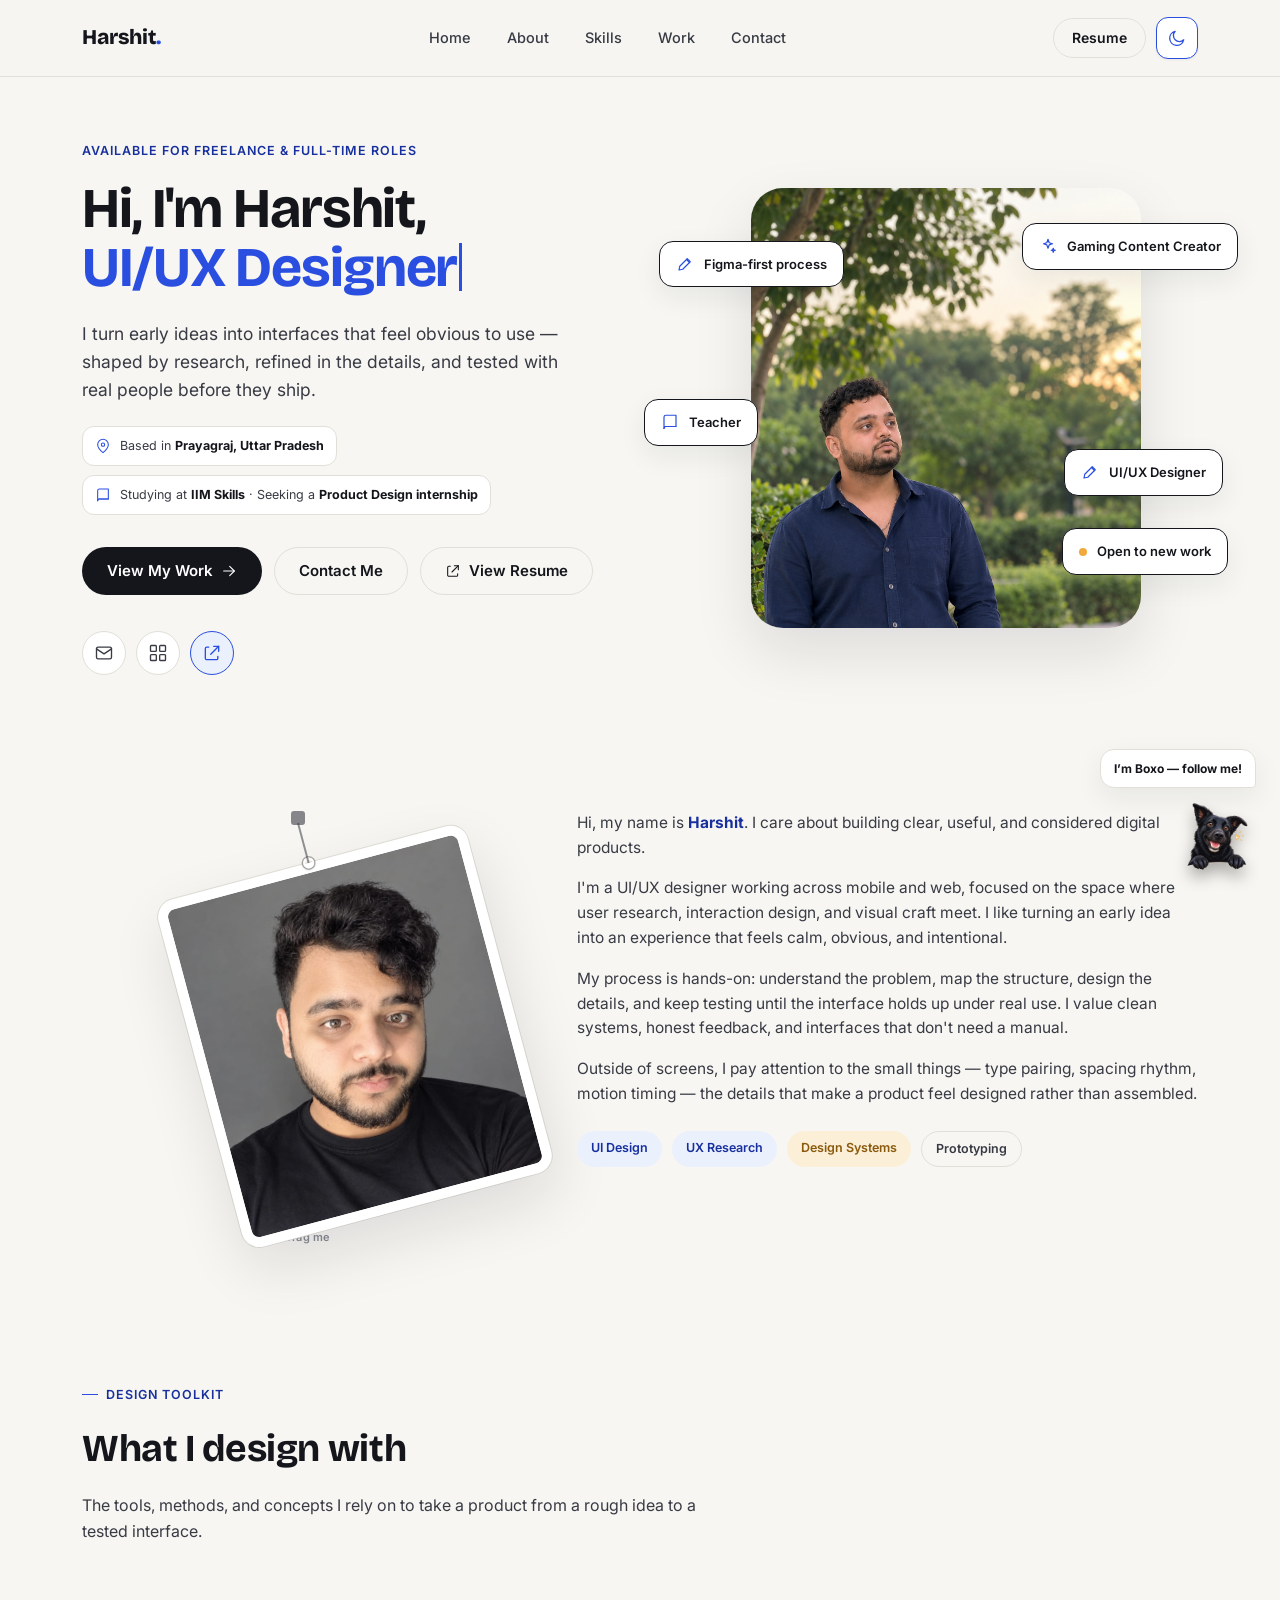
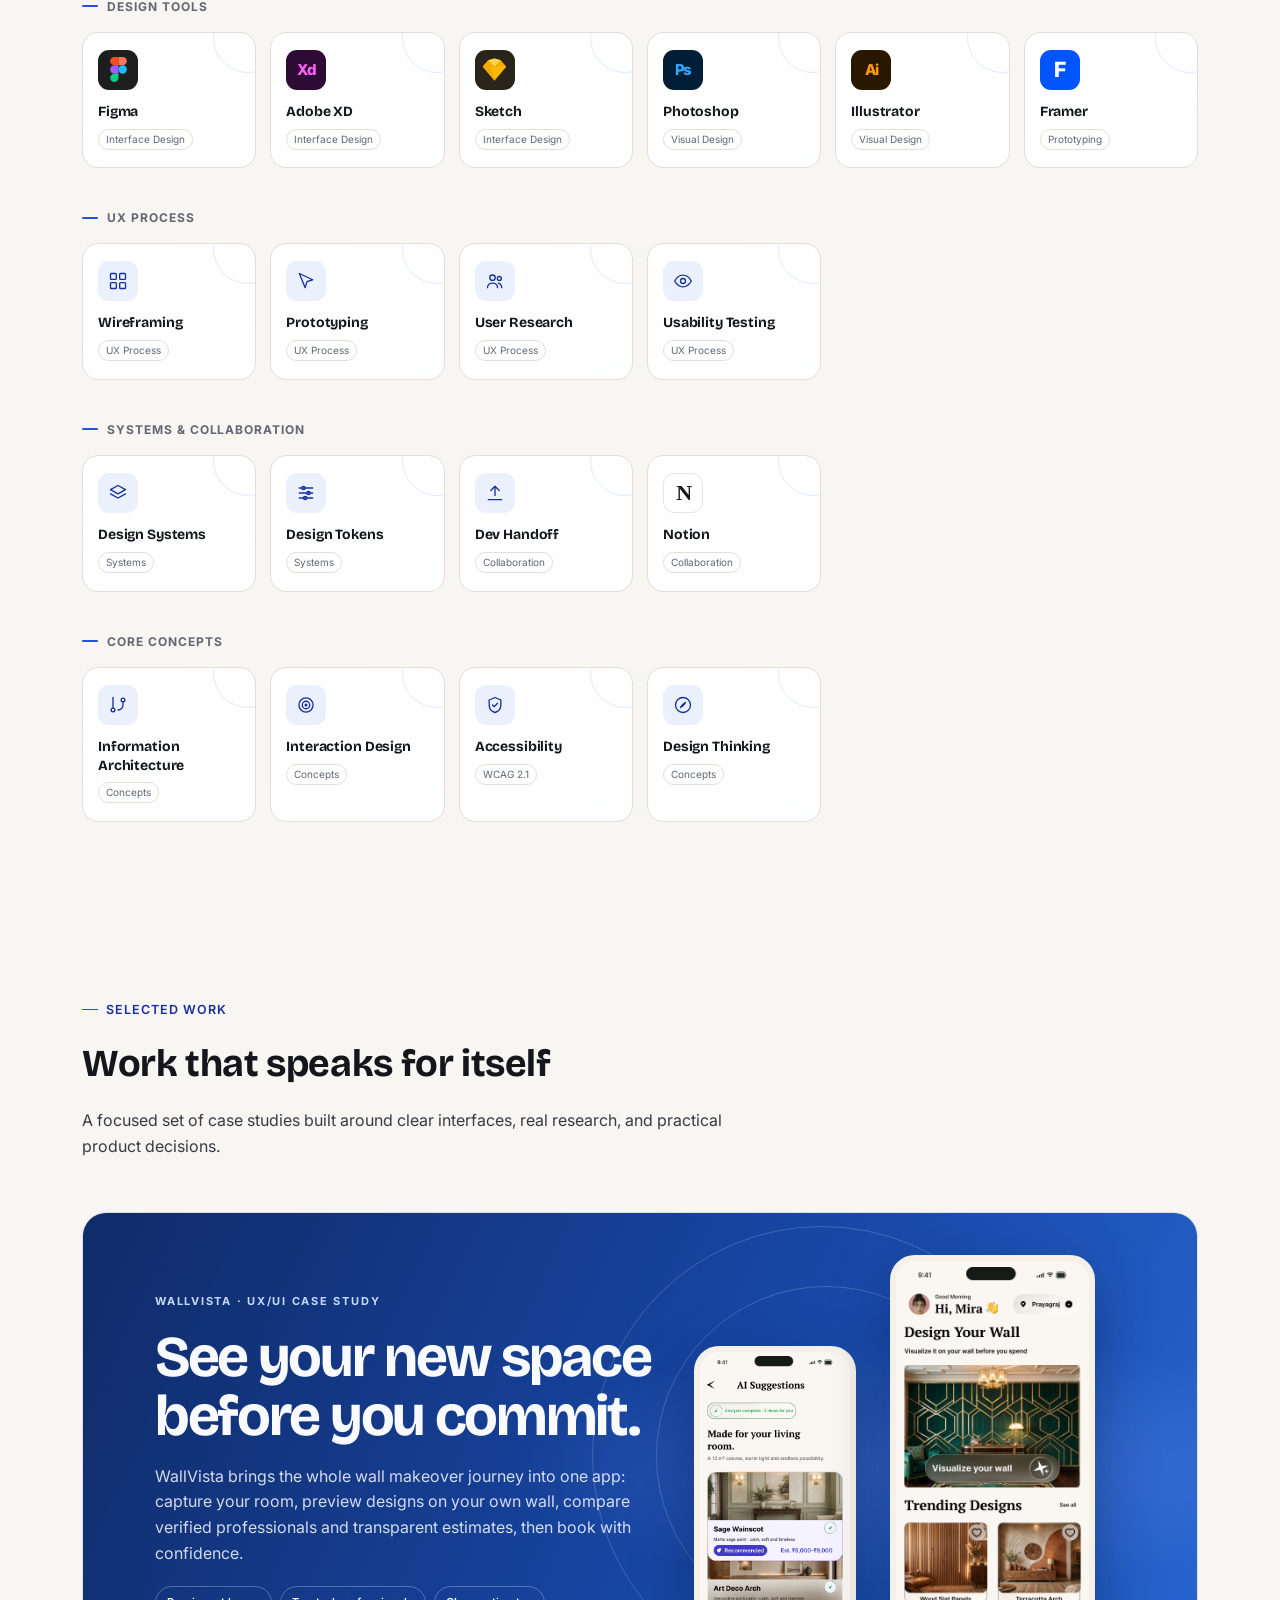
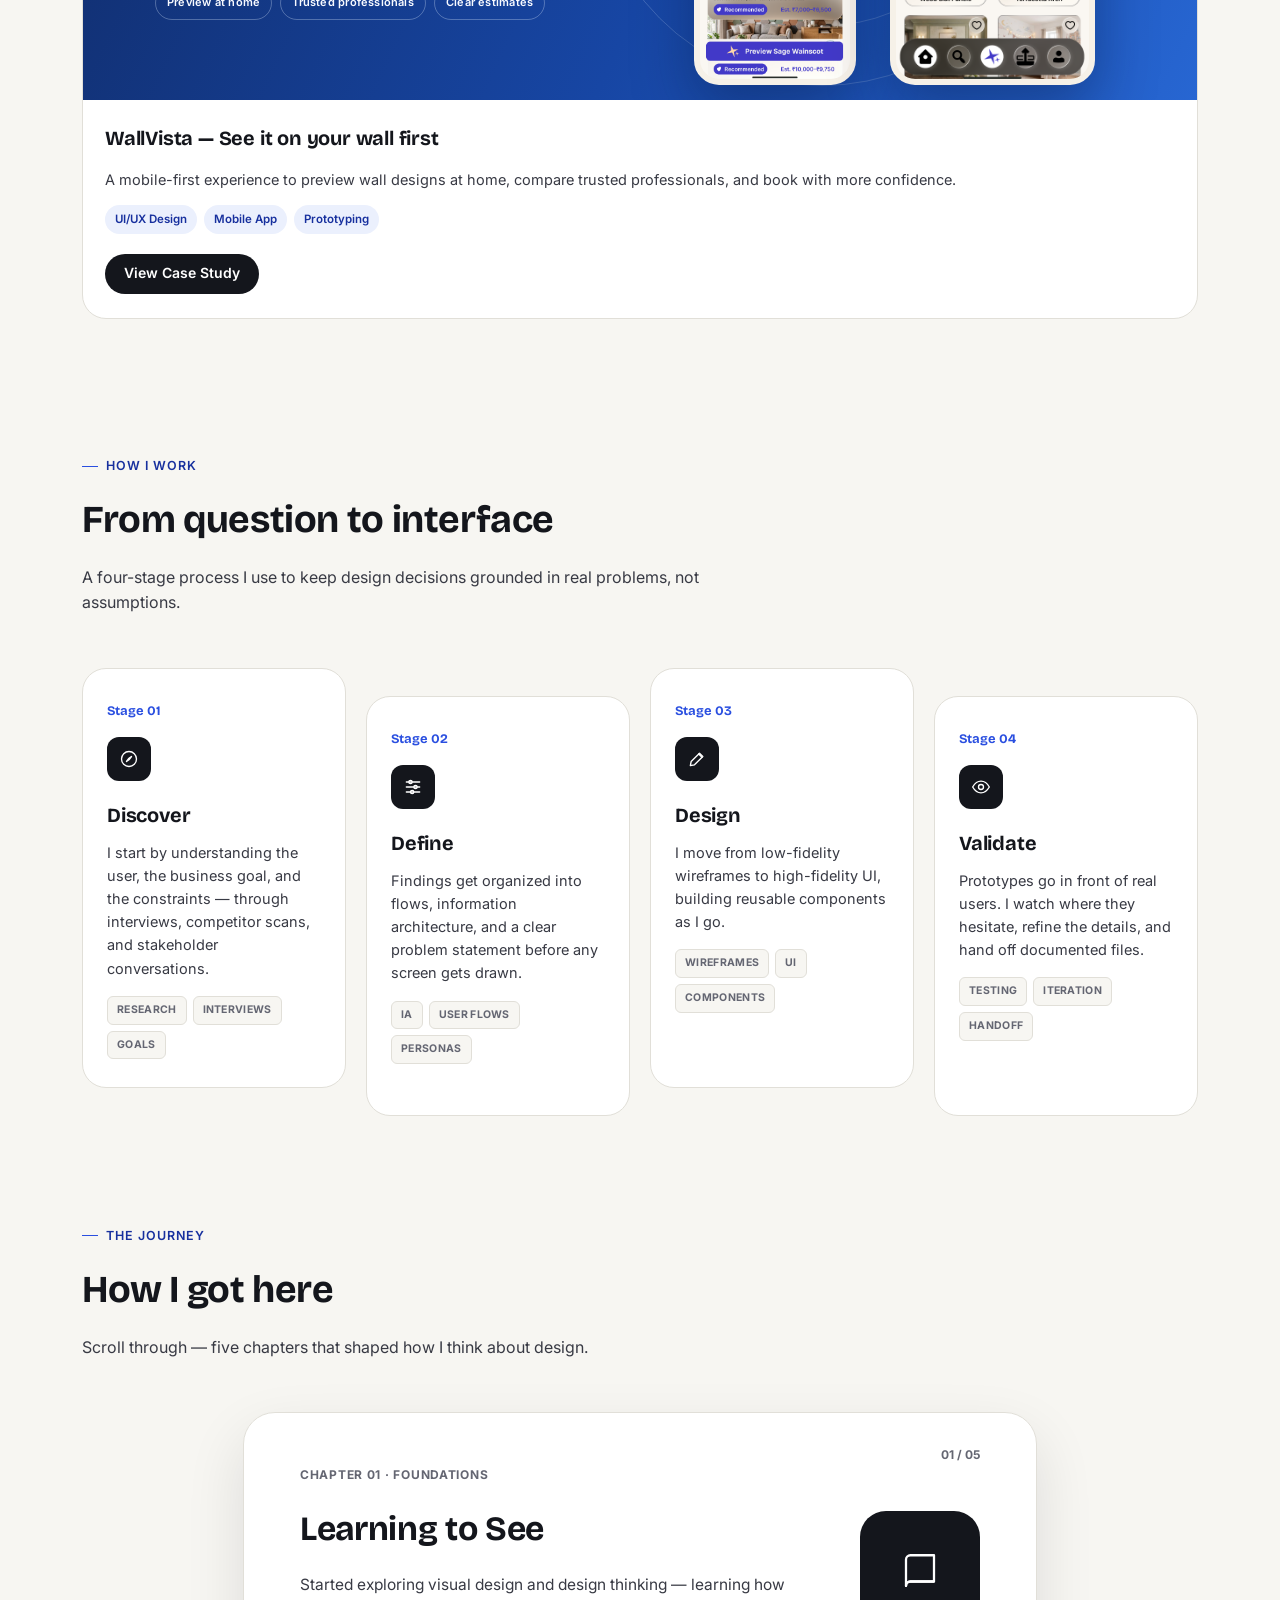
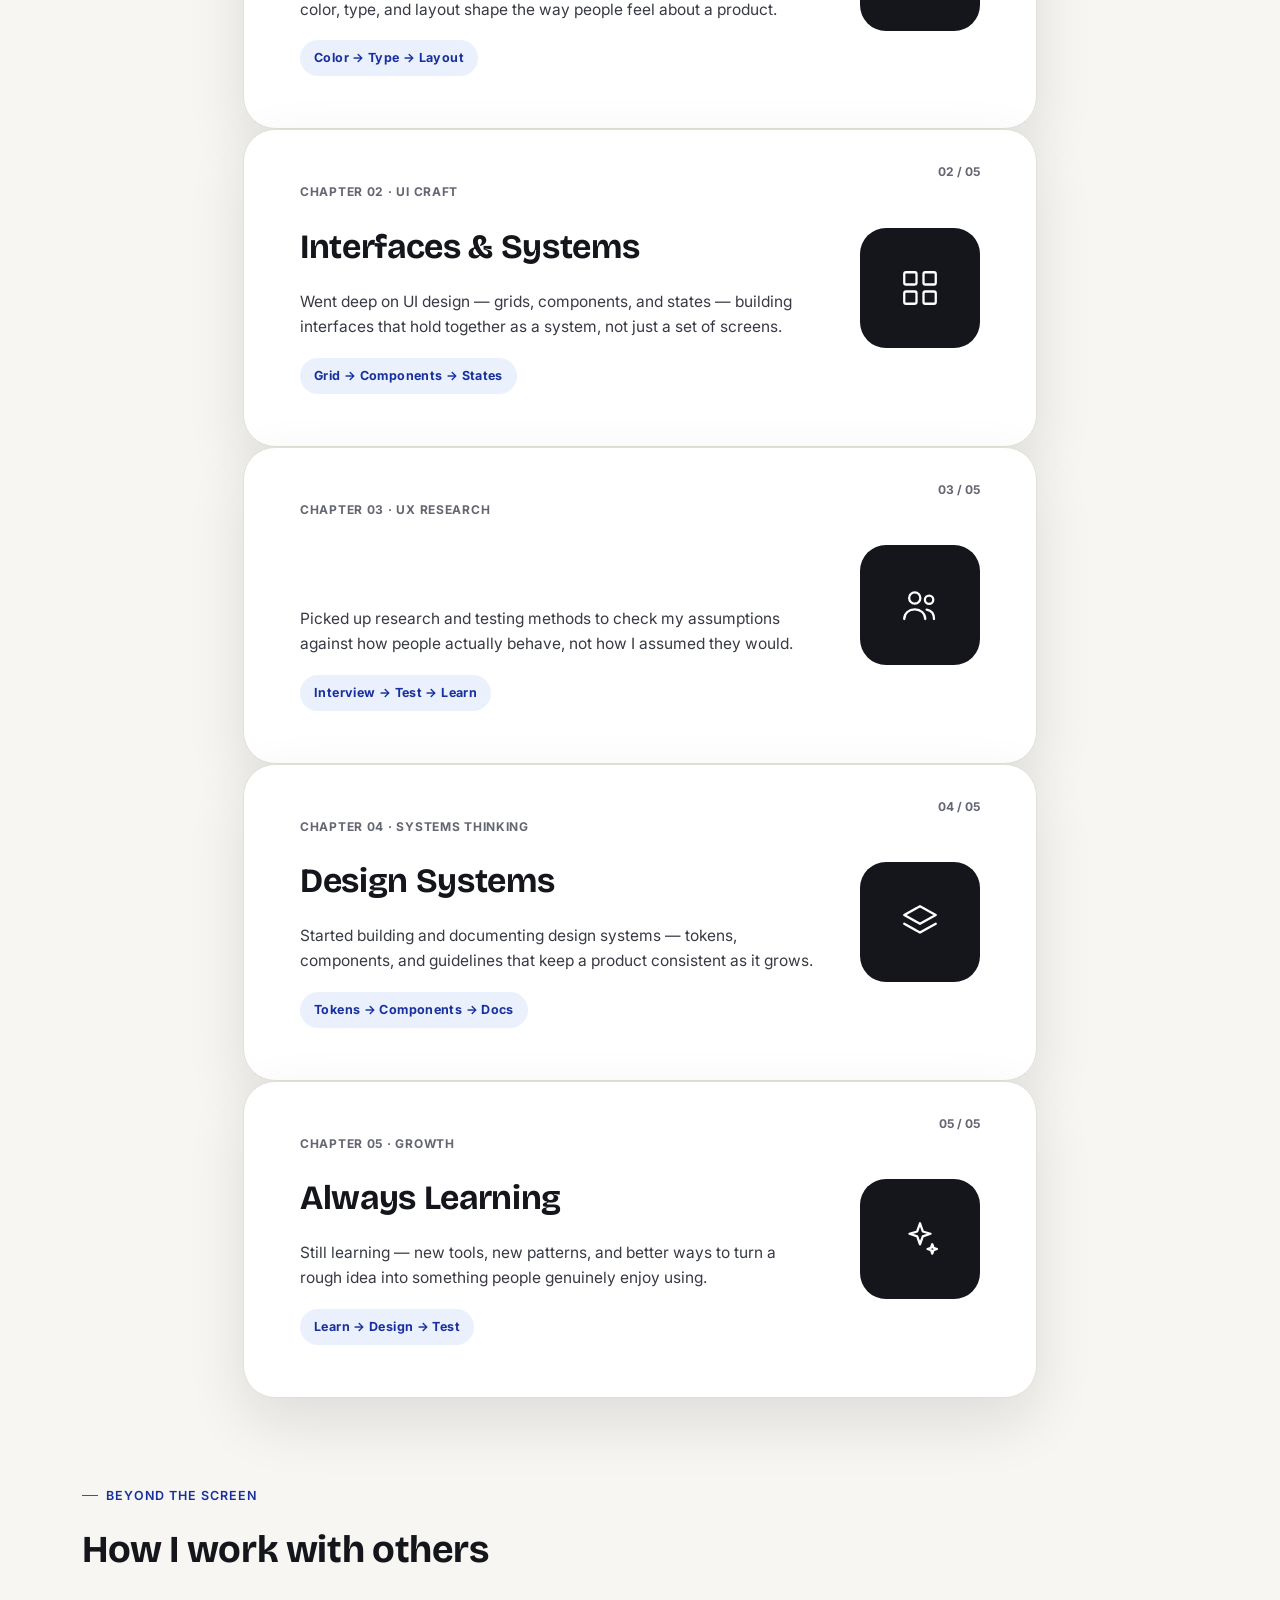
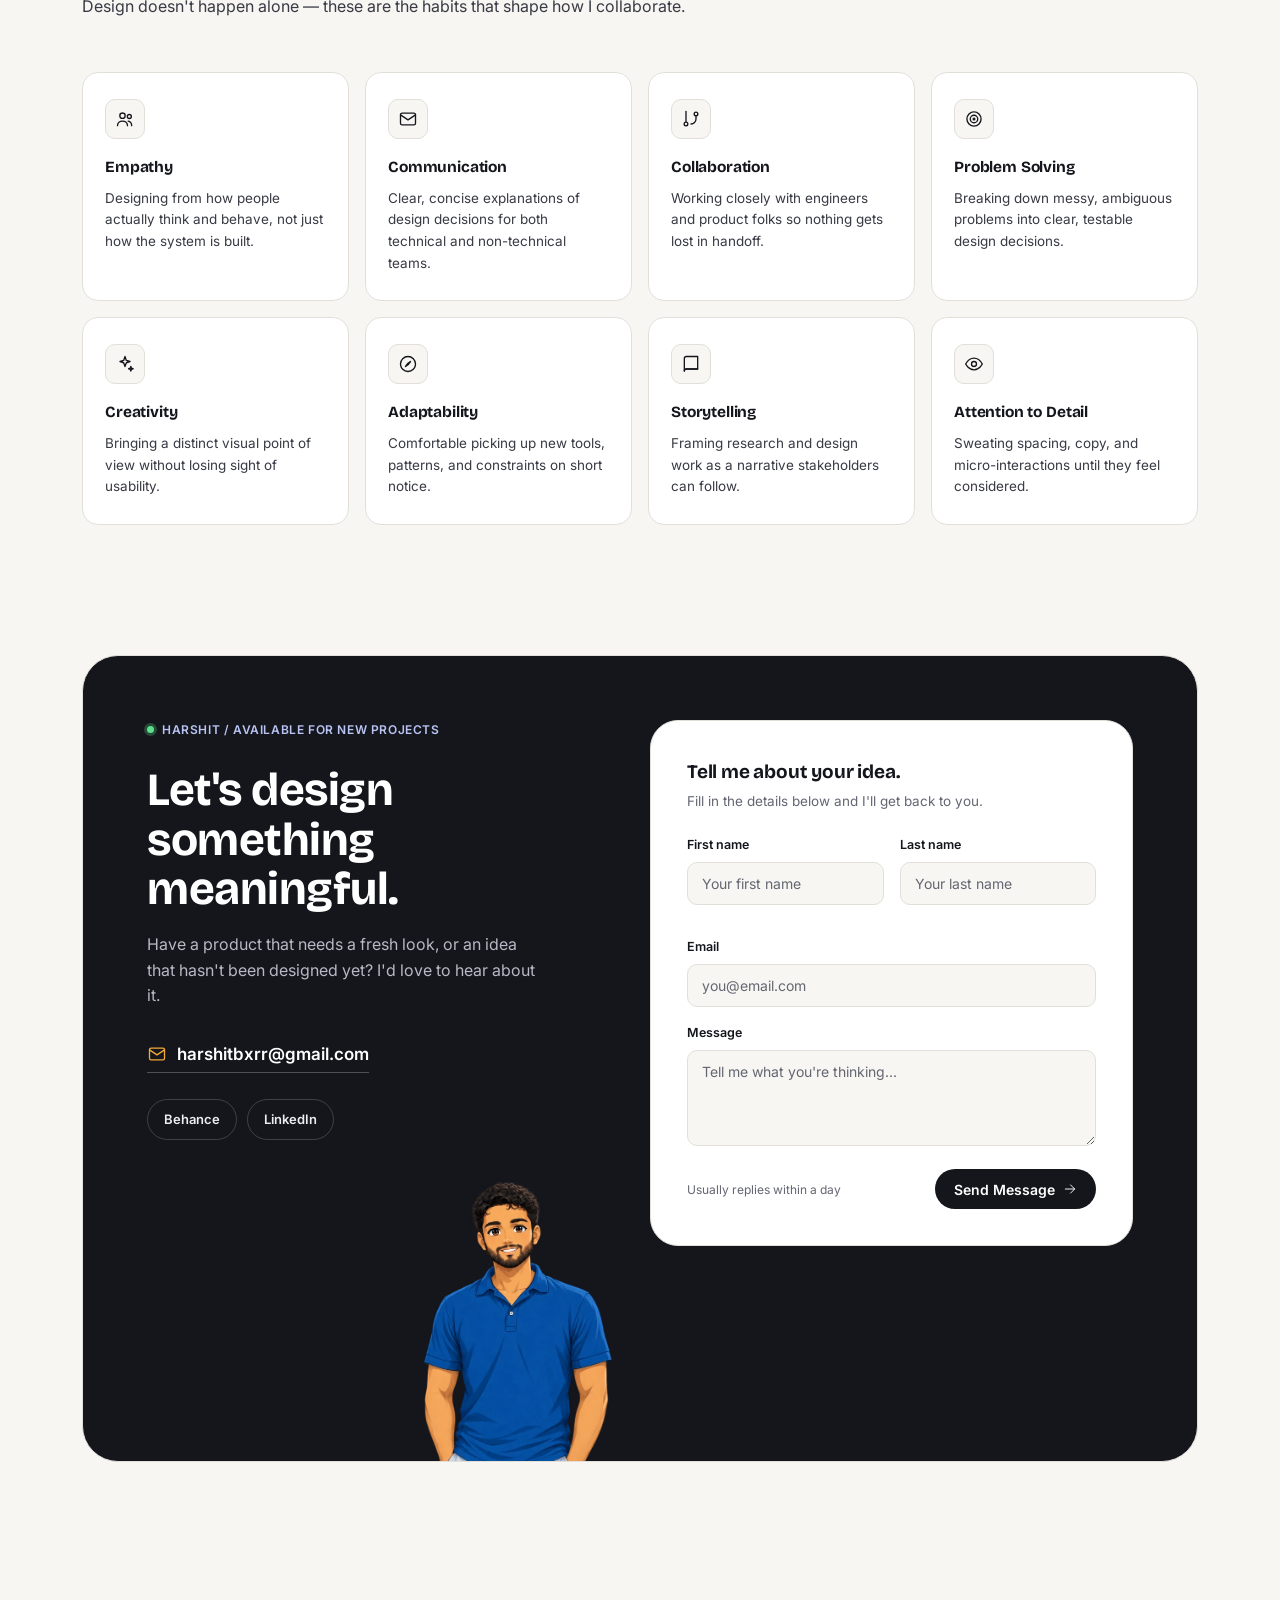
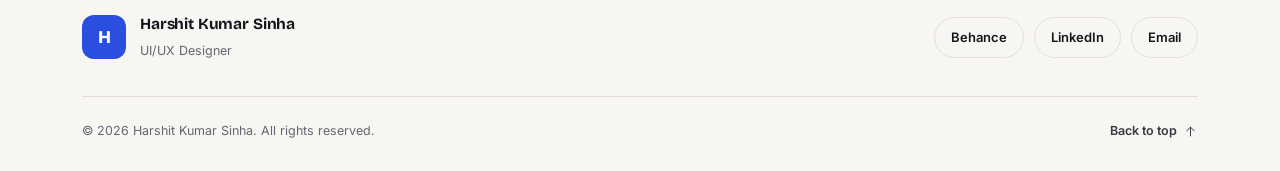
<file: harshit-kumar-sinha-portfolio (3).html>
<!DOCTYPE html>
<html lang="en">
<head>
<meta charset="UTF-8">
<meta name="viewport" content="width=device-width, initial-scale=1.0">
<title>Harshit Kumar Sinha — UI/UX Designer</title>
<meta name="description" content="Portfolio of Harshit Kumar Sinha, UI/UX Designer — product design, design systems, and research-driven interfaces.">
<link rel="icon" href="data:image/svg+xml,%3Csvg xmlns='http://www.w3.org/2000/svg' viewBox='0 0 32 32'%3E%3Crect width='32' height='32' rx='8' fill='%232A4FE0'/%3E%3Ctext x='16' y='22' font-family='Arial' font-size='18' font-weight='700' fill='white' text-anchor='middle'%3EH%3C/text%3E%3C/svg%3E">
<link rel="preconnect" href="https://fonts.googleapis.com">
<link rel="preconnect" href="https://fonts.gstatic.com" crossorigin>
<link href="https://fonts.googleapis.com/css2?family=Bricolage+Grotesque:opsz,wght@12..96,400;12..96,500;12..96,600;12..96,700;12..96,800&family=Inter:wght@400;500;600;700&display=swap" rel="stylesheet">
<style>
  :root{
    --ink:#14161C;
    --ink-soft:#383A44;
    --muted:#646672;
    --paper:#F7F6F2;
    --surface:#FFFFFF;
    --line:#E1DFD8;
    --accent:#2A4FE0;
    --accent-deep:#17309E;
    --accent-text:#17309E;
    --accent-soft:#EBF0FD;
    --warm:#F2A93B;
    --warm-soft:#FBEFD8;
    --warm-text:#8A5A0C;
    --onyx:#14161C;
    --onyx-contrast:#FFFFFF;
    --panel-fixed:#14161C;
    --nav-bg:rgba(246,245,241,.86);
    --r-sm:10px;
    --r-md:16px;
    --r-lg:24px;
    --r-xl:32px;
    --shadow-sm:0 1px 3px rgba(20,22,28,.04), 0 1px 2px rgba(20,22,28,.03);
    --shadow-md:0 10px 28px rgba(20,22,28,.07);
    --shadow-lg:0 24px 60px rgba(20,22,28,.11);
    --maxw:1180px;
    --ease:cubic-bezier(.22,.8,.32,1);
    color-scheme:light;
  }

  html[data-theme="dark"]{
    --ink:#F1F1F4;
    --ink-soft:#C6C7D1;
    --muted:#93949E;
    --paper:#0F1013;
    --surface:#1B1C22;
    --line:#2C2D35;
    --accent:#4E72F0;
    --accent-deep:#3350C8;
    --accent-text:#9FB2FF;
    --accent-soft:#1C2340;
    --warm:#F5B94A;
    --warm-soft:#332711;
    --warm-text:#F2C77E;
    --onyx:#F1F1F4;
    --onyx-contrast:#14161C;
    --nav-bg:rgba(15,16,19,.82);
    --shadow-sm:0 1px 2px rgba(0,0,0,.4);
    --shadow-md:0 10px 30px rgba(0,0,0,.45);
    --shadow-lg:0 30px 70px rgba(0,0,0,.55);
    color-scheme:dark;
  }
  html{ transition:background .3s ease; }
  body{ transition:background .3s ease, color .3s ease; }

  *,*::before,*::after{ box-sizing:border-box; }
  html{ scroll-behavior:smooth; }
  body{
    margin:0;
    background:var(--paper);
    color:var(--ink);
    font-family:'Inter',-apple-system,BlinkMacSystemFont,sans-serif;
    font-size:16px;
    line-height:1.6;
    -webkit-font-smoothing:antialiased;
  }
  img{ max-width:100%; display:block; }
  a{ color:inherit; text-decoration:none; }
  ul{ margin:0; padding:0; list-style:none; }
  h1,h2,h3,h4{ margin:0; font-family:'Bricolage Grotesque',sans-serif; font-weight:700; letter-spacing:-0.01em; }
  p{ margin:0; }
  button{ font-family:inherit; cursor:pointer; }
  section{ position:relative; }
  .wrap{ max-width:var(--maxw); margin:0 auto; padding:0 32px; }

  :focus-visible{ outline:2.5px solid var(--accent); outline-offset:3px; border-radius:4px; }

  .icon{ width:20px; height:20px; stroke:currentColor; fill:none; stroke-width:1.6; stroke-linecap:round; stroke-linejoin:round; display:block; }

  /* ---------- reveal-on-scroll (single consistent motion language) ---------- */
  [data-reveal]{ opacity:0; transform:translateY(16px); transition:opacity .7s var(--ease), transform .7s var(--ease); }
  [data-reveal][style*="--reveal-delay"]{ transition-delay:var(--reveal-delay); }
  [data-reveal].is-visible{ opacity:1; transform:translateY(0); }
  @media (prefers-reduced-motion: reduce){
    html{ scroll-behavior:auto; }
    [data-reveal]{ opacity:1; transform:none; transition:none; }
    *{ animation-duration:0.001ms !important; transition-duration:0.001ms !important; }
  }

  /* ---------- buttons ---------- */
  .btn{
    display:inline-flex; align-items:center; justify-content:center; gap:8px;
    height:48px; padding:0 24px; border-radius:100px;
    font-weight:600; font-size:15px; border:1px solid transparent;
    transition:transform .25s var(--ease), box-shadow .25s var(--ease), background .25s var(--ease), border-color .25s var(--ease);
    white-space:nowrap;
  }
  .btn:active{ transform:scale(.97); }
  .btn-primary{ background:var(--onyx); color:var(--onyx-contrast); }
  .btn-primary:hover{ background:var(--accent-deep); color:#fff; box-shadow:var(--shadow-md); }
  .btn-accent{ background:var(--accent); color:#fff; }
  .btn-accent:hover{ background:var(--accent-deep); color:#fff; box-shadow:0 10px 24px rgba(42,79,224,.35); }
  .btn-ghost{ background:transparent; border-color:var(--line); color:var(--ink); }
  .btn-ghost:hover{ border-color:var(--ink); }
  .btn-sm{ height:40px; padding:0 18px; font-size:14px; }
  .btn-block{ width:100%; }

  .kicker{ display:inline-flex; align-items:center; gap:8px; font-size:12.5px; font-weight:600; letter-spacing:.08em; text-transform:uppercase; color:var(--accent-text); }
  .kicker::before{ content:""; width:16px; height:1px; background:var(--accent); }

  /* ================= THEME TOGGLE ================= */
  .theme-toggle{
    width:42px; height:42px; display:flex; align-items:center; justify-content:center;
    background:var(--surface); border:1.5px solid var(--accent); border-radius:12px; color:var(--accent);
    box-shadow:var(--shadow-sm);
    transition:border-color .2s var(--ease), color .2s var(--ease), background .2s var(--ease), transform .3s var(--ease);
  }
  .theme-toggle:hover{ border-color:var(--accent-deep); color:var(--accent-deep); background:var(--accent-soft); }
  .theme-toggle svg{ transition:transform .35s var(--ease); }
  .theme-toggle:active svg{ transform:rotate(20deg) scale(.9); }
  html[data-theme="dark"] .theme-toggle{
    background:var(--surface); border-color:var(--line); color:var(--accent-text);
  }
  html[data-theme="dark"] .theme-toggle:hover{
    border-color:var(--accent); color:var(--accent); background:var(--accent-soft);
  }

  /* ================= NAV ================= */
  header.nav{
    position:sticky; top:0; z-index:100;
    background:var(--nav-bg); backdrop-filter:blur(10px);
    border-bottom:1px solid var(--line);
    transition:background .3s ease, border-color .3s ease;
  }
  .nav-inner{ max-width:var(--maxw); margin:0 auto; padding:0 32px; height:76px; display:flex; align-items:center; justify-content:space-between; }
  .logo{ font-family:'Bricolage Grotesque',sans-serif; font-weight:800; font-size:21px; }
  .logo span{ color:var(--accent); }
  .nav-links{ display:flex; align-items:center; gap:36px; }
  .nav-links a{ font-size:14.5px; font-weight:500; color:var(--ink-soft); transition:color .2s var(--ease); position:relative; }
  .nav-links a:hover{ color:var(--ink); }
  .nav-cta{ display:flex; align-items:center; gap:10px; }
  .nav-toggle{ display:none; width:40px; height:40px; align-items:center; justify-content:center; background:none; border:1px solid var(--line); border-radius:10px; color:var(--ink); }
  .mobile-panel{ display:none; }

  @media (max-width:860px){
    .nav-links{ display:none; }
    .nav-toggle{ display:flex; }
    .nav-cta .btn-ghost{ display:none; }
    .mobile-panel{
      display:block; position:fixed; inset:76px 0 0 0; background:var(--paper); z-index:99;
      transform:translateY(-8px); opacity:0; pointer-events:none; transition:all .25s var(--ease);
      overflow:auto;
    }
    .mobile-panel.open{ transform:translateY(0); opacity:1; pointer-events:auto; }
    .mobile-panel ul{ padding:24px 32px; display:flex; flex-direction:column; gap:4px; }
    .mobile-panel a{ display:block; padding:16px 4px; font-size:20px; font-weight:600; border-bottom:1px solid var(--line); }
  }
  @media (max-width:400px){
    .nav-cta{ gap:6px; }
    .nav-cta .btn-accent{ padding:0 14px; font-size:13px; }
  }

  /* ================= PRELOADER ================= */
  #preloader{
    position:fixed; inset:0; z-index:1000; background:var(--paper);
    display:flex; align-items:center; justify-content:center; flex-direction:column; gap:18px;
    transition:opacity .55s var(--ease), visibility .55s var(--ease);
  }
  #preloader.hide{ opacity:0; visibility:hidden; pointer-events:none; }
  .pre-kicker{ font-size:12px; font-weight:600; letter-spacing:.28em; text-transform:uppercase; color:var(--accent-text); display:flex; align-items:center; gap:12px; opacity:0; animation:preIn .5s var(--ease) .1s forwards; }
  .pre-kicker::before, .pre-kicker::after{ content:""; width:22px; height:1px; background:var(--line); }
  .pre-word{ font-family:'Bricolage Grotesque',sans-serif; font-weight:800; font-size:44px; letter-spacing:-0.02em; color:var(--ink); opacity:0; transform:translateY(10px) scale(.97); animation:preIn .55s var(--ease) .28s forwards; }
  .pre-word span{ color:var(--accent); }
  .pre-bar{ width:160px; height:2px; background:var(--line); border-radius:2px; overflow:hidden; opacity:0; animation:preIn .4s var(--ease) .55s forwards; }
  .pre-bar i{ display:block; height:100%; width:0%; background:var(--accent); animation:preFill 1s var(--ease) .6s forwards; }
  @keyframes preIn{ to{ opacity:1; transform:none; } }
  @keyframes preFill{ to{ width:100%; } }
  @media (prefers-reduced-motion: reduce){
    #preloader{ display:none; }
  }

  /* ---------- hero load-in stagger (separate from scroll-reveal; fires once on page load) ---------- */
  .hero-eyebrow, .hero h1, .hero-sub, .hero-facts, .hero-actions, .hero-links{
    opacity:0; transform:translateY(14px); transition:opacity .65s var(--ease), transform .65s var(--ease);
  }
  body.loaded .hero-eyebrow{ opacity:1; transform:none; transition-delay:.05s; }
  body.loaded .hero h1{ opacity:1; transform:none; transition-delay:.14s; }
  body.loaded .hero-sub{ opacity:1; transform:none; transition-delay:.26s; }
  body.loaded .hero-facts{ opacity:1; transform:none; transition-delay:.34s; }
  body.loaded .hero-actions{ opacity:1; transform:none; transition-delay:.42s; }
  body.loaded .hero-links{ opacity:1; transform:none; transition-delay:.52s; }

  /* ================= HERO ================= */
  .hero{ padding:64px 0 96px; overflow:hidden; }
  .hero-meta{ display:flex; justify-content:space-between; font-size:12px; font-weight:600; letter-spacing:.08em; text-transform:uppercase; color:var(--muted); margin-bottom:56px; }
  .hero-grid{ display:grid; grid-template-columns:1.05fr .95fr; gap:56px; align-items:center; }
  .hero-eyebrow{ font-size:12.5px; font-weight:600; letter-spacing:.08em; text-transform:uppercase; color:var(--accent-text); margin-bottom:18px; display:block; }
  .hero h1{ font-size:56px; line-height:1.06; letter-spacing:-0.02em; }
  .hero h1 .role{ color:var(--accent); white-space:nowrap; }
  .caret{ display:inline-block; width:3px; height:.85em; background:var(--accent); margin-left:2px; vertical-align:-0.08em; animation:blink 1s step-end infinite; }
  @keyframes blink{ 50%{ opacity:0; } }
  .hero-sub{ margin-top:22px; max-width:46ch; font-size:17.5px; color:var(--ink-soft); }
  .hero-facts{ display:flex; flex-wrap:wrap; gap:9px; margin-top:22px; }
  .hero-fact{ display:inline-flex; align-items:center; gap:9px; min-height:40px; padding:8px 12px; border:1px solid var(--line); border-radius:12px; background:var(--surface); color:var(--ink-soft); font-size:12.5px; line-height:1.4; }
  .hero-fact .icon{ width:16px; height:16px; flex:0 0 auto; color:var(--accent); }
  .hero-fact strong{ color:var(--ink); font-weight:700; }
  .hero-actions{ display:flex; flex-wrap:wrap; gap:12px; margin-top:32px; }
  .hero-links{ display:flex; align-items:center; gap:10px; margin-top:36px; }
  .hero-links a, .hero-links button{
    width:44px; height:44px; border-radius:50%; border:1.5px solid var(--line); background:var(--surface);
    display:flex; align-items:center; justify-content:center; color:var(--ink-soft);
    transition:all .2s var(--ease); cursor:pointer; font:inherit; padding:0;
  }
  .hero-links a:hover, .hero-links button:hover{ border-color:var(--accent); color:var(--accent); transform:translateY(-2px); }
  .hero-links button:active{ transform:scale(.92); }
  .hero-links #shareBtn{ border-color:var(--accent); color:var(--accent); background:var(--accent-soft); }
  .hero-links #shareBtn:hover{ border-color:var(--accent-deep); color:var(--accent-deep); }
  .toast{ position:fixed; bottom:28px; left:50%; transform:translateX(-50%) translateY(20px); background:var(--ink); color:var(--card); padding:11px 22px; border-radius:999px; font-size:13.5px; font-weight:600; box-shadow:0 10px 30px rgba(0,0,0,.22); opacity:0; pointer-events:none; z-index:9999; transition:transform .3s var(--ease), opacity .3s var(--ease); display:flex; align-items:center; gap:8px; border:1px solid var(--line); }
  .toast.show{ opacity:1; transform:translateX(-50%) translateY(0); }

  .hero-visual{ position:relative; display:flex; justify-content:center; }
  .hero-portrait{ width:min(100%,390px); height:440px; border-radius:var(--r-xl); overflow:hidden; background:var(--surface); box-shadow:var(--shadow-lg); }
  .hero-portrait img{ width:100%; height:100%; object-fit:cover; object-position:center 24%; }
  .badge-float{
    position:absolute; z-index:2; display:flex; align-items:center; gap:10px;
    padding:12px 16px; border:1.5px solid #14161C; border-radius:14px;
    background:var(--surface); box-shadow:var(--shadow-md); font-size:13px; font-weight:600;
    animation:badge-float 5s ease-in-out infinite;
    transition:border-color .25s var(--ease), transform .25s var(--ease);
  }
  .badge-float:hover{ border-color:var(--accent); }
  .badge-float .icon{ width:18px; height:18px; color:var(--accent); }
  .badge-1{ top:12%; left:-7%; }
  .badge-2{ right:-6%; bottom:12%; }
  .badge-3{ top:8%; right:-8%; animation-delay:-1.1s; }
  .badge-4{ top:48%; left:-10%; animation-delay:-2.2s; }
  .badge-5{ right:-5%; bottom:30%; animation-delay:-3.3s; }
  @keyframes badge-float{ 0%,100%{ transform:translateY(0); } 50%{ transform:translateY(-7px); } }
  .dot-warm{ width:8px; height:8px; border-radius:50%; background:var(--warm); }
  @media (prefers-reduced-motion: reduce){ .badge-float{ animation:none; } }

  @media (max-width:980px){
    .hero-grid{ grid-template-columns:1fr; gap:34px; }
    .hero h1{ font-size:42px; }
    .hero-visual{ order:-1; }
    .hero-portrait{ width:min(100%,320px); height:360px; }
    .badge-float{ display:none; }
  }
  @media (max-width:520px){
    .wrap{ padding:0 20px; }
    .hero h1{ font-size:34px; }
    .hero-meta{ display:none; }
  }

  /* ================= ABOUT ================= */
  .about{ padding:40px 0 110px; }
  .about-grid{ display:grid; grid-template-columns:.82fr 1.18fr; gap:64px; align-items:start; }
  .frame-wrap{ display:flex; flex-direction:column; align-items:center; position:relative; }
  .frame-clip{ width:14px; height:14px; border-radius:3px; background:var(--ink-soft); opacity:.6; margin-bottom:-2px; position:relative; z-index:4; }
  /* The rope's top edge sits fixed at the clip (normal flex flow); it only ever
     rotates + scales from that fixed top point, so it never detaches — it stretches instead.
     z-index keeps it painting above the frame even when the frame swings over it. */
  .frame-hang{
    width:2px; height:34px; background:var(--ink-soft); opacity:.55; margin:0 auto;
    transform-origin:50% 0%; transition:transform .3s var(--ease);
    position:relative; z-index:3;
  }
  .frame-hang.is-dragging{ transition:none; }
  .frame{
    width:100%; max-width:320px; border-radius:18px; overflow:hidden; background:var(--surface);
    border:10px solid #fff; box-shadow:var(--shadow-lg), 0 0 0 1px var(--line);
    cursor:grab; user-select:none; -webkit-user-drag:none; touch-action:none;
    transform-origin:50% 0%; transition:transform .3s var(--ease);
    position:relative; z-index:1;
  }
  .frame.is-dragging{ transition:none; }
  .frame:active{ cursor:grabbing; }
  .frame img{ width:100%; aspect-ratio:620/700; object-fit:cover; object-position:center 12%; pointer-events:none; -webkit-user-drag:none; }
  /* A small visible eyelet exactly where the rope ties on. Positioned independently
     (not nested in .frame) and driven by the identical JS math as the rope, so it is
     mathematically guaranteed to coincide with the rope's end — no CSS-inherited
     transform-origin guessing involved. */
  .frame-eyelet{
    position:absolute; top:12px; left:50%; transform:translate(-50%, -50%);
    width:11px; height:11px; border-radius:50%;
    border:2px solid rgba(255,255,255,.95);
    box-shadow:0 0 0 1.5px rgba(20,22,28,.3), 0 1px 3px rgba(0,0,0,.25);
    z-index:2; pointer-events:none; transition:transform .3s var(--ease);
  }
  .frame-eyelet.is-dragging{ transition:none; }
  .frame-hint{
    text-align:center; font-size:11px; font-weight:600; color:var(--muted); margin-top:14px;
    letter-spacing:.02em; opacity:.75; display:flex; align-items:center; justify-content:center; gap:6px;
  }
  .frame-hint .icon{ width:13px; height:13px; }
  .about h2{ font-size:38px; margin-bottom:22px; }
  .about-lede{ font-size:19px; color:var(--ink); margin-bottom:18px; }
  .about-lede b{ color:var(--accent-text); }
  .about p{ color:var(--ink-soft); margin-bottom:16px; font-size:15.5px; max-width:62ch; }
  .about-tags{ display:flex; flex-wrap:wrap; gap:10px; margin-top:24px; }
  .tag{ font-size:12.5px; font-weight:600; padding:7px 14px; border-radius:100px; background:var(--accent-soft); color:var(--accent-text); }
  .tag.alt{ background:var(--warm-soft); color:var(--warm-text); }
  .tag.line{ background:transparent; border:1px solid var(--line); color:var(--ink-soft); }

  @media (prefers-reduced-motion: reduce){
    .frame-hang, .frame, .frame-eyelet{ transition:none !important; }
  }

  @media (max-width:900px){
    .about-grid{ grid-template-columns:1fr; }
    .frame-wrap{ order:-1; }
    .about h2{ font-size:32px; }
  }

  /* ================= SECTION HEADS ================= */
  .section-head{ max-width:640px; margin-bottom:52px; }
  .section-head h2{ font-size:38px; margin-top:14px; }
  .section-head p{ margin-top:14px; color:var(--ink-soft); font-size:16px; }
  @media (max-width:600px){ .section-head h2{ font-size:29px; } }

  /* ================= SKILLS / TOOLKIT ================= */
  .skills{ padding:20px 0 110px; }
  .skill-cat{ margin-bottom:40px; }
  .skill-cat-label{ display:flex; align-items:center; gap:9px; font-size:12px; font-weight:700; color:var(--muted); text-transform:uppercase; letter-spacing:.08em; margin-bottom:16px; }
  .skill-cat-label::before{ content:""; width:16px; height:2px; border-radius:2px; background:var(--accent); }
  .skill-grid{ display:grid; grid-template-columns:repeat(6,1fr); gap:14px; }
  .skill-card{
    min-height:132px; position:relative; overflow:hidden;
    background:var(--surface);
    background:linear-gradient(145deg,var(--surface),color-mix(in srgb,var(--surface) 92%,var(--accent-soft)));
    border:1px solid var(--line); border-radius:var(--r-md);
    padding:17px 15px; text-align:left; transition:transform .25s var(--ease), border-color .25s var(--ease), box-shadow .25s var(--ease);
  }
  .skill-card::after{ content:""; width:70px; height:70px; position:absolute; right:-28px; top:-30px; border:1px solid color-mix(in srgb,var(--accent) 12%,transparent); border-radius:50%; pointer-events:none; }
  .skill-card:hover{ transform:translateY(-4px); border-color:var(--accent); box-shadow:var(--shadow-md); }
  .skill-card .icon-badge{
    width:40px; height:40px; border-radius:11px; background:var(--accent-soft); color:var(--accent-text);
    display:flex; align-items:center; justify-content:center; margin-bottom:13px;
    transition:transform .25s var(--ease);
  }
  .skill-card:hover .icon-badge{ transform:scale(1.06) rotate(-3deg); }
  .skill-card h4{ font-size:14px; font-weight:700; line-height:1.35; }
  .skill-card > span{ display:inline-block; font-size:10px; color:var(--muted); margin-top:7px; padding:3px 7px; border:1px solid var(--line); border-radius:999px; line-height:1.3; }
  .skill-card .tool-logo{ width:40px; height:40px; margin-bottom:13px; display:grid; place-items:center; border-radius:11px; font-family:'Inter',sans-serif; font-size:15px; font-weight:800; letter-spacing:-.08em; }
  .tool-logo svg{ width:25px; height:25px; display:block; }
  .tool-figma{ background:#1e1e1e; }
  .tool-xd{ color:#ff61f6; background:#2d0b35; }
  .tool-sketch{ color:#f6a900; background:#29251b; }
  .tool-photoshop{ color:#31a8ff; background:#001e36; }
  .tool-illustrator{ color:#ff9a00; background:#2a1700; }
  .tool-framer{ color:#fff; background:#0055ff; font-size:21px !important; }
  .tool-notion{ color:#171717; background:#fff; border:1px solid #e4e4e4; font-family:Georgia,serif !important; font-size:22px !important; letter-spacing:-.12em !important; }

  @media (max-width:980px){ .skill-grid{ grid-template-columns:repeat(4,1fr); } }
  @media (max-width:700px){ .skill-grid{ grid-template-columns:repeat(3,1fr); } }
  @media (max-width:460px){ .skill-grid{ grid-template-columns:repeat(2,minmax(0,1fr)); gap:10px; } .skill-card{ min-height:126px; padding:15px 12px; } .skill-card h4{ font-size:13px; } }

  /* ================= PROCESS ================= */
  .process{ padding:20px 0 110px; }
  .process-line{ position:relative; height:1px; background:var(--line); margin:0 0 -1px; display:none; }
  .process-grid{ display:grid; grid-template-columns:repeat(4,1fr); gap:20px; }
  .process-card{
    background:var(--surface); border:1px solid var(--line); border-radius:var(--r-lg); padding:28px 24px;
    position:relative;
  }
  .process-card:nth-child(2){ transform:translateY(28px); }
  .process-card:nth-child(4){ transform:translateY(28px); }
  .process-num{ font-family:'Bricolage Grotesque'; font-size:13px; font-weight:700; color:var(--accent); }
  .process-icon{ width:44px; height:44px; border-radius:12px; background:var(--onyx); color:var(--onyx-contrast); display:flex; align-items:center; justify-content:center; margin:14px 0 18px; }
  .process-card h3{ font-size:20px; margin-bottom:10px; }
  .process-card p{ color:var(--ink-soft); font-size:14.5px; margin-bottom:16px; }
  .process-tags{ display:flex; flex-wrap:wrap; gap:6px; }
  .process-tags span{ font-size:10.5px; font-weight:700; letter-spacing:.03em; text-transform:uppercase; color:var(--muted); background:var(--paper); border:1px solid var(--line); padding:5px 9px; border-radius:6px; }

  @media (max-width:980px){
    .process-grid{ grid-template-columns:1fr 1fr; row-gap:24px; }
    .process-card:nth-child(2), .process-card:nth-child(4){ transform:none; }
  }
  @media (max-width:600px){ .process-grid{ grid-template-columns:1fr; } }

  /* ================= WORK / PROJECTS ================= */
  .work{ padding:20px 0 110px; }
  .work-grid{ display:grid; grid-template-columns:1fr; gap:24px; }
  .work-card{ background:var(--surface); border:1px solid var(--line); border-radius:var(--r-lg); overflow:hidden; display:flex; flex-direction:column; transition:box-shadow .3s var(--ease), transform .3s var(--ease); }
  .work-card:hover{ box-shadow:var(--shadow-lg); transform:translateY(-5px); }
  .work-thumb{ aspect-ratio:16/7; position:relative; overflow:hidden; }
  .work-thumb-tag{ position:absolute; top:14px; left:14px; background:rgba(20,22,28,.75); color:#fff; font-size:10.5px; font-weight:700; letter-spacing:.05em; text-transform:uppercase; padding:6px 11px; border-radius:100px; z-index:2; backdrop-filter:blur(4px); }
  .wallvista-cover{ display:flex; align-items:center; justify-content:space-between; padding:clamp(26px,6vw,72px); background:radial-gradient(ellipse at 78% 52%,rgba(118,157,255,.28),transparent 36%),linear-gradient(115deg,#102b68 0%,#1746a4 55%,#2766d2 100%); color:#f8faff; }
  .wallvista-cover::before,.wallvista-cover::after{ content:""; position:absolute; border:1px solid rgba(226,237,255,.2); border-radius:50%; pointer-events:none; }
  .wallvista-cover::before{ width:460px; height:460px; right:13%; top:50%; transform:translateY(-50%); }
  .wallvista-cover::after{ width:340px; height:340px; right:18%; top:50%; transform:translateY(-50%); }
  .wallvista-cover-copy{ position:relative; z-index:1; max-width:54%; }
  .wallvista-cover-brand{ display:block; margin-bottom:18px; color:#c7d9ff; font-size:11px; font-weight:700; letter-spacing:.16em; text-transform:uppercase; }
  .wallvista-cover-title{ display:block; max-width:560px; font-family:'Bricolage Grotesque',sans-serif; font-size:clamp(32px,4.5vw,58px); font-weight:700; line-height:1.02; letter-spacing:-.04em; }
  .wallvista-cover-caption{ display:block; max-width:570px; margin-top:18px; color:rgba(248,250,255,.84); font-size:clamp(13px,1.25vw,16px); line-height:1.6; }
  .wallvista-cover-points{ display:flex; flex-wrap:wrap; gap:8px; margin-top:20px; }
  .wallvista-cover-points span{ padding:7px 11px; border:1px solid rgba(226,237,255,.3); border-radius:100px; color:#f8faff; font-size:11px; font-weight:600; letter-spacing:.02em; }
  .wallvista-devices{ position:absolute; z-index:1; top:50%; right:clamp(28px,8vw,120px); width:36%; height:94%; transform:translateY(-50%); }
  .wallvista-device{ position:absolute; bottom:0; width:auto; height:88%; max-width:68%; object-fit:contain; border:6px solid #f6f1e8; border-radius:25px; background:#f6f1e8; box-shadow:0 24px 60px rgba(5,22,62,.4); }
  .wallvista-device-main{ z-index:2; right:0; height:94%; transform:rotate(3deg); }
  .wallvista-device-secondary{ z-index:1; left:0; height:74%; transform:rotate(-8deg); }
  .work-body{ padding:22px 22px 24px; display:flex; flex-direction:column; gap:14px; flex:1; }
  .work-body h3{ font-size:20px; }
  .work-body p{ color:var(--ink-soft); font-size:14.5px; }
  .work-stack{ display:flex; flex-wrap:wrap; gap:7px; }
  .work-stack span{ font-size:11.5px; font-weight:600; color:var(--accent-text); background:var(--accent-soft); padding:5px 10px; border-radius:100px; }
  .work-note{ display:flex; gap:9px; align-items:flex-start; background:var(--paper); border-left:3px solid var(--warm); border-radius:8px; padding:10px 12px; font-size:12.5px; color:var(--ink-soft); }
  .work-note .icon{ width:15px; height:15px; color:var(--warm); flex-shrink:0; margin-top:1px; }
  .work-actions{ margin-top:auto; display:flex; gap:10px; padding-top:6px; }

  @media (max-width:700px){
    .work-thumb{ aspect-ratio:4/3; }
    .wallvista-cover{ aspect-ratio:3/4; }
    .wallvista-cover{ padding:28px 22px; align-items:flex-start; }
    .wallvista-cover-copy{ max-width:70%; padding-top:10px; }
    .wallvista-cover-brand{ font-size:8px; margin-bottom:12px; letter-spacing:.12em; }
    .wallvista-cover-title{ font-size:clamp(25px,7vw,38px); }
    .wallvista-cover-caption{ max-width:260px; margin-top:12px; font-size:11px; line-height:1.45; }
    .wallvista-cover-points{ max-width:210px; gap:5px; margin-top:13px; }
    .wallvista-cover-points span{ padding:5px 8px; font-size:9px; }
    .wallvista-cover::before{ width:260px; height:260px; right:-15%; }
    .wallvista-cover::after{ width:190px; height:190px; right:-4%; }
    .wallvista-devices{ top:auto; right:4%; bottom:3%; width:48%; height:48%; transform:none; }
    .wallvista-device{ border-width:4px; border-radius:16px; }
    .wallvista-device-main{ height:94%; }
    .wallvista-device-secondary{ height:72%; }
  }

  /* ---- abstract thumbnail mockups (svg, no stock photos) ---- */
  .mock{ width:100%; height:100%; }

  /* ================= JOURNEY (sticky stack) ================= */
  .journey{ padding:20px 0 60px; }
  .journey-track{ margin-top:20px; }
  .journey-item{ min-height:34vh; display:flex; align-items:flex-start; }
  .journey-card{
    position:sticky; top:98px; width:100%; background:var(--surface); border:1px solid var(--line);
    border-radius:var(--r-xl); box-shadow:var(--shadow-lg); padding:52px 56px;
    display:grid; grid-template-columns:1fr auto; gap:40px; align-items:center;
  }
  .journey-num{ font-family:'Bricolage Grotesque'; font-size:15px; font-weight:700; color:var(--accent); margin-bottom:6px; }
  .journey-chapter{ font-size:12px; font-weight:700; letter-spacing:.06em; text-transform:uppercase; color:var(--muted); margin-bottom:18px; }
  .journey-card h3{ font-size:34px; margin-bottom:16px; }
  .journey-card p{ color:var(--ink-soft); font-size:15.5px; max-width:52ch; margin-bottom:18px; }
  .journey-flow{ font-size:12.5px; font-weight:700; letter-spacing:.03em; color:var(--accent-text); background:var(--accent-soft); display:inline-flex; padding:8px 14px; border-radius:100px; }
  .journey-side{ width:120px; height:120px; border-radius:26px; background:var(--onyx); color:var(--onyx-contrast); display:flex; align-items:center; justify-content:center; }
  .journey-side .icon{ width:42px; height:42px; stroke-width:1.3; }
  .journey-progress{ position:absolute; top:32px; right:56px; font-size:12px; font-weight:700; color:var(--muted); }

  @media (max-width:760px){
    .journey-card{ grid-template-columns:1fr; padding:34px 26px; gap:20px; }
    .journey-side{ width:64px; height:64px; border-radius:16px; order:-1; }
    .journey-side .icon{ width:26px; height:26px; }
    .journey-card h3{ font-size:26px; }
    .journey-item{ min-height:32vh; }
  }

  /* ================= STRENGTHS ================= */
  .strengths{ padding:20px 0 110px; }
  .str-grid{ display:grid; grid-template-columns:repeat(4,1fr); gap:16px; }
  .str-card{ background:var(--surface); border:1px solid var(--line); border-radius:var(--r-md); padding:26px 22px; transition:border-color .25s var(--ease), transform .25s var(--ease); }
  .str-card:hover{ border-color:var(--accent); transform:translateY(-3px); }
  .str-card .icon-badge{ width:40px; height:40px; border-radius:10px; background:var(--paper); border:1px solid var(--line); color:var(--ink); display:flex; align-items:center; justify-content:center; margin-bottom:16px; transition:all .25s var(--ease); }
  .str-card:hover .icon-badge{ background:var(--accent); border-color:var(--accent); color:#fff; }
  .str-card h4{ font-size:15.5px; margin-bottom:8px; }
  .str-card p{ font-size:13.5px; color:var(--ink-soft); }

  @media (max-width:900px){ .str-grid{ grid-template-columns:repeat(2,1fr); } }

  /* ================= CONTACT ================= */
  .contact{ padding:20px 0 90px; overflow:hidden; }
  .contact-panel{ background:var(--panel-fixed); border:1px solid var(--line); border-radius:36px; padding:64px 0 0; position:relative; overflow:hidden; }
  .contact-grid{ display:grid; grid-template-columns:1fr 1fr; gap:20px; padding:0 64px; position:relative; z-index:2; align-items:start; }
  .contact-left{ padding-bottom:0; display:flex; flex-direction:column; }
  .contact-avail{ display:inline-flex; align-items:center; gap:8px; font-size:12px; font-weight:600; letter-spacing:.05em; text-transform:uppercase; color:#B9C4F5; margin-bottom:26px; }
  .contact-avail i{ width:7px; height:7px; border-radius:50%; background:#5CE08A; display:inline-block; box-shadow:0 0 0 3px rgba(92,224,138,.25); }
  .contact h2{ color:#fff; font-size:46px; line-height:1.08; max-width:11ch; }
  .contact-sub{ color:#B7B9C4; font-size:16px; margin-top:18px; max-width:40ch; }
  .contact-email{ display:inline-flex; align-items:center; gap:10px; color:#fff; font-size:17px; font-weight:600; margin-top:32px; padding-bottom:4px; border-bottom:1px solid rgba(255,255,255,.25); width:fit-content; }
  .contact-email .icon{ color:var(--warm); }
  .contact-social{ display:flex; gap:10px; margin-top:26px; }
  .contact-social a{ font-size:13px; font-weight:600; color:#EDEDF0; border:1px solid rgba(255,255,255,.18); padding:9px 16px; border-radius:100px; transition:all .2s var(--ease); }
  .contact-social a:hover{ background:#fff; color:#14161C; }
  .contact-figure{ align-self:flex-end; margin-top:28px; width:56%; max-width:220px; aspect-ratio:3/4; overflow:hidden; border-radius:20px 20px 0 0; position:relative; z-index:1; }
  .contact-figure img{ width:100%; height:100%; object-fit:cover; object-position:center top; }

  .contact-form{ background:var(--surface); border:1px solid var(--line); border-radius:28px; padding:36px; align-self:start; margin:0; }
  .contact-form h3{ font-size:19px; margin-bottom:4px; color:var(--ink); }
  .contact-form > p{ font-size:13.5px; color:var(--muted); margin-bottom:22px; }
  .form-row{ display:grid; grid-template-columns:1fr 1fr; gap:16px; margin-bottom:16px; }
  .field label{ display:block; font-size:12.5px; font-weight:600; margin-bottom:7px; color:var(--ink); }
  .field input, .field textarea{
    width:100%; border:1px solid var(--line); border-radius:10px; padding:12px 14px; font-family:inherit; font-size:14px;
    background:var(--paper); color:var(--ink); transition:border-color .2s var(--ease), background .2s var(--ease);
  }
  .field input::placeholder, .field textarea::placeholder{ color:var(--muted); }
  .field input:focus, .field textarea:focus{ outline:none; border-color:var(--accent); background:var(--surface); }
  .field{ margin-bottom:16px; }
  .field textarea{ min-height:96px; resize:vertical; }
  .form-foot{ display:flex; align-items:center; justify-content:space-between; margin-top:6px; }
  .form-foot small{ font-size:12px; color:var(--muted); }

  @media (max-width:900px){
    .contact-grid{ grid-template-columns:1fr; padding:0 28px; }
    .contact-panel{ padding-top:44px; border-radius:24px; }
    .contact h2{ font-size:34px; max-width:none; }
    .contact-figure{ display:none; }
    .contact-form{ margin:28px 0 0; border-radius:20px; }
    .form-row{ grid-template-columns:1fr; }
  }

  /* ================= FOOTER ================= */
  footer{ padding:60px 0 30px; }
  .footer-top{ display:flex; justify-content:space-between; align-items:center; padding-bottom:34px; border-bottom:1px solid var(--line); flex-wrap:wrap; gap:20px; }
  .footer-brand{ display:flex; align-items:center; gap:14px; }
  .footer-mark{ width:44px; height:44px; border-radius:12px; background:var(--accent); color:#fff; display:flex; align-items:center; justify-content:center; font-family:'Bricolage Grotesque'; font-weight:800; font-size:18px; }
  .footer-brand h4{ font-size:15.5px; }
  .footer-brand span{ font-size:12.5px; color:var(--muted); }
  .footer-links{ display:flex; gap:10px; }
  .footer-links a{ font-size:13px; font-weight:600; border:1px solid var(--line); padding:9px 16px; border-radius:100px; transition:all .2s var(--ease); }
  .footer-links a:hover{ border-color:var(--accent); color:var(--accent); }
  .footer-bottom{ display:flex; justify-content:space-between; align-items:center; padding-top:24px; flex-wrap:wrap; gap:12px; }
  .footer-bottom small{ color:var(--muted); font-size:12.5px; }
  .back-top{ display:inline-flex; align-items:center; gap:6px; font-size:12.5px; font-weight:600; color:var(--ink-soft); }
  .back-top .icon{ width:15px; height:15px; }

  /* ================= PORTFOLIO MASCOT ================= */
  .mascot-widget{ position:fixed; right:24px; bottom:var(--mascot-safe-bottom,24px); z-index:120; display:flex; flex-direction:column; align-items:flex-end; gap:12px; }
  .mascot-launcher{ position:relative; width:76px; height:76px; display:grid; place-items:center; padding:0; border:0; border-radius:0; background:transparent; cursor:pointer; transition:transform .2s var(--ease),filter .2s var(--ease); }
  .mascot-launcher:hover{ transform:translateY(-4px) rotate(-3deg); }
  .mascot-launcher:active{ transform:scale(.95); }
  .mascot-figure{ width:100%; height:100%; display:block; animation:mascot-bob 3.4s ease-in-out infinite; }
  .mascot-figure img{ width:100%; height:100%; object-fit:contain; filter:drop-shadow(0 8px 8px rgba(0,0,0,.32)); }
  .mascot-nudge{ max-width:185px; padding:9px 13px; border:1px solid var(--line); border-radius:14px 14px 4px 14px; background:var(--surface); color:var(--ink); box-shadow:var(--shadow-md); font-size:12px; font-weight:700; }
  .mascot-widget.is-open .mascot-nudge{ display:none; }
  .mascot-panel{ width:min(350px,calc(100vw - 32px)); padding:18px; border:1px solid var(--line); border-radius:22px; background:var(--surface); color:var(--ink); box-shadow:0 20px 60px rgba(20,22,28,.22); animation:mascot-panel-in .22s var(--ease) both; }
  .mascot-panel[hidden]{ display:none; }
  .mascot-panel-head{ display:flex; align-items:center; gap:11px; padding-bottom:15px; border-bottom:1px solid var(--line); }
  .mascot-mini{ width:43px; height:43px; flex:0 0 auto; overflow:hidden; border-radius:14px; background:var(--accent-soft); }
  .mascot-mini img{ width:100%; height:100%; object-fit:contain; }
  .mascot-identity{ flex:1; min-width:0; }
  .mascot-identity strong,.mascot-identity span{ display:block; }
  .mascot-identity strong{ font-family:'Bricolage Grotesque',sans-serif; font-size:15px; }
  .mascot-identity span{ color:var(--muted); font-size:11px; }
  .mascot-close{ width:34px; height:34px; display:grid; place-items:center; padding:0; border:1px solid var(--line); border-radius:10px; background:var(--paper); color:var(--ink-soft); }
  .mascot-close:hover{ border-color:var(--accent); color:var(--accent); }
  .mascot-close .icon{ width:17px; height:17px; }
  .mascot-message{ margin:15px 0 16px; padding:13px 14px; border-radius:4px 15px 15px 15px; background:var(--paper); color:var(--ink-soft); font-size:13px; line-height:1.6; }
  .mascot-prompt{ margin:0 0 9px; color:var(--muted); font-size:10px; font-weight:700; letter-spacing:.08em; text-transform:uppercase; }
  .mascot-actions{ display:grid; grid-template-columns:1fr 1fr; gap:8px; }
  .mascot-actions a{ min-height:44px; display:flex; align-items:center; justify-content:space-between; gap:6px; padding:9px 10px; border:1px solid var(--line); border-radius:12px; background:var(--surface); font-size:11px; font-weight:700; transition:border-color .18s var(--ease),background .18s var(--ease),transform .18s var(--ease); }
  .mascot-actions a:hover{ transform:translateY(-2px); border-color:var(--accent); background:var(--accent-soft); }
  .mascot-actions a .icon{ width:15px; height:15px; flex:0 0 auto; color:var(--accent); }
  .mascot-footnote{ margin:13px 0 0; color:var(--muted); font-size:10px; text-align:center; }
  @keyframes mascot-bob{ 0%,100%{ transform:translateY(0) rotate(0); } 50%{ transform:translateY(-3px) rotate(2deg); } }
  @keyframes mascot-panel-in{ from{ opacity:0; transform:translateY(9px) scale(.98); } to{ opacity:1; transform:translateY(0) scale(1); } }
  @media (max-width:600px){
    .mascot-widget{ right:16px; bottom:16px; gap:10px; }
    .mascot-launcher{ width:66px; height:66px; }
    .mascot-figure{ width:60px; height:60px; }
    .mascot-panel{ padding:15px; }
  }
  @media (prefers-reduced-motion:reduce){
    .mascot-figure{ animation:none; }
    .mascot-panel{ animation:none; }
  }

  @media (max-width:600px){
    .wrap{ padding:0 20px; }
    .contact-grid{ padding:0 20px; }
    .footer-top, .footer-bottom{ flex-direction:column; align-items:flex-start; }
  }
  .str-grid{ grid-template-columns:repeat(4,minmax(0,1fr)); }
  .contact-grid{ grid-template-columns:repeat(2,minmax(0,1fr)); }
  .contact-grid > *{ min-width:0; }
  .contact-form{ width:100%; min-width:0; }
  .field{ min-width:0; }
  .field input, .field textarea{ min-width:0; }
  @media (max-width:900px){
    .str-grid{ grid-template-columns:repeat(2,minmax(0,1fr)); }
    .contact-grid{ grid-template-columns:minmax(0,1fr); }
  }
  @media (max-width:600px){
    .hero h1 .role{ white-space:normal; }
    .str-card{ min-width:0; padding:20px 16px; }
    .contact-grid{ padding:0 16px; }
    .contact-form{ padding:20px 16px; }
    .contact-email{ max-width:100%; font-size:clamp(14px,4.7vw,16px); overflow-wrap:anywhere; }
    .footer-links{ flex-wrap:wrap; }
    .form-foot{ flex-wrap:wrap; gap:12px; }
  }
</style>
</head>
<body>

<!-- ICON SPRITE -->
<svg width="0" height="0" style="position:absolute" aria-hidden="true">
<defs>
  <symbol id="i-pen" viewBox="0 0 24 24"><path d="M4 20l5-1L19 9l-4-4L5 15l-1 5z"/><path d="M14 6l4 4"/></symbol>
  <symbol id="i-layers" viewBox="0 0 24 24"><polygon points="12 3 21 8 12 13 3 8"/><polyline points="3 13 12 18 21 13"/></symbol>
  <symbol id="i-eye" viewBox="0 0 24 24"><path d="M2 12s4-7 10-7 10 7 10 7-4 7-10 7-10-7-10-7z"/><circle cx="12" cy="12" r="3"/></symbol>
  <symbol id="i-grid" viewBox="0 0 24 24"><rect x="3" y="3" width="7" height="7" rx="1"/><rect x="14" y="3" width="7" height="7" rx="1"/><rect x="3" y="14" width="7" height="7" rx="1"/><rect x="14" y="14" width="7" height="7" rx="1"/></symbol>
  <symbol id="i-cursor" viewBox="0 0 24 24"><path d="M4 3l7 17 2.2-7.2L20 10.5 4 3z"/></symbol>
  <symbol id="i-users" viewBox="0 0 24 24"><circle cx="9" cy="8" r="3.2"/><path d="M3 20c0-3.3 2.7-5.5 6-5.5s6 2.2 6 5.5"/><circle cx="17.2" cy="9" r="2.4"/><path d="M15.8 14.6c2.4.4 4.2 2.2 4.2 5.4"/></symbol>
  <symbol id="i-shield" viewBox="0 0 24 24"><path d="M12 3l7 3v6c0 5-3.5 8-7 9-3.5-1-7-4-7-9V6l7-3z"/><path d="M9 12l2 2 4-4"/></symbol>
  <symbol id="i-compass" viewBox="0 0 24 24"><circle cx="12" cy="12" r="9"/><polygon points="15 9 12.5 12.5 9 15 11.5 11.5"/></symbol>
  <symbol id="i-map-pin" viewBox="0 0 24 24"><path d="M20 10c0 5-8 12-8 12S4 15 4 10a8 8 0 1 1 16 0Z"/><circle cx="12" cy="10" r="2.5"/></symbol>
  <symbol id="i-palette" viewBox="0 0 24 24"><path d="M12 3a9 9 0 1 0 .5 18c1 0 1.7-.8 1.7-1.7 0-.5-.2-.9-.4-1.2-.2-.3-.4-.6-.4-1 0-.7.6-1.3 1.3-1.3H17a4 4 0 0 0 4-4c0-5-4-8.8-9-8.8z"/><circle cx="7.3" cy="10.8" r="1"/><circle cx="9.8" cy="7.2" r="1"/><circle cx="14.5" cy="7.5" r="1"/><circle cx="17" cy="11" r="1"/></symbol>
  <symbol id="i-sliders" viewBox="0 0 24 24"><line x1="4" y1="6" x2="20" y2="6"/><circle cx="9" cy="6" r="2"/><line x1="4" y1="12" x2="20" y2="12"/><circle cx="15" cy="12" r="2"/><line x1="4" y1="18" x2="20" y2="18"/><circle cx="11" cy="18" r="2"/></symbol>
  <symbol id="i-book" viewBox="0 0 24 24"><path d="M4 5.5A2.5 2.5 0 0 1 6.5 3H20v15H6.5A2.5 2.5 0 0 0 4 20.5v-15z"/><path d="M4 20.5A2.5 2.5 0 0 1 6.5 18H20"/></symbol>
  <symbol id="i-target" viewBox="0 0 24 24"><circle cx="12" cy="12" r="8.5"/><circle cx="12" cy="12" r="4.5"/><circle cx="12" cy="12" r="1"/></symbol>
  <symbol id="i-sparkles" viewBox="0 0 24 24"><path d="M12 3l1.6 4.7L18 9l-4.4 1.5L12 15l-1.6-4.5L6 9l4.4-1.3L12 3z"/><path d="M19 15l.7 2 2 .7-2 .7-.7 2-.7-2-2-.7 2-.7z"/></symbol>
  <symbol id="i-branch" viewBox="0 0 24 24"><line x1="6" y1="3" x2="6" y2="15"/><circle cx="6" cy="18" r="2.2"/><circle cx="18" cy="6" r="2.2"/><path d="M18 8.2V12a6 6 0 0 1-6 6"/></symbol>
  <symbol id="i-upload" viewBox="0 0 24 24"><path d="M12 15V4"/><path d="M7 9l5-5 5 5"/><path d="M4 20h16"/></symbol>
  <symbol id="i-mail" viewBox="0 0 24 24"><rect x="3" y="5" width="18" height="14" rx="2"/><path d="M3 7l9 6 9-6"/></symbol>
  <symbol id="i-external" viewBox="0 0 24 24"><path d="M14 4h6v6"/><path d="M20 4L10.5 13.5"/><path d="M8 5H5.8A1.8 1.8 0 0 0 4 6.8v11.4A1.8 1.8 0 0 0 5.8 20h11.4A1.8 1.8 0 0 0 19 18.2V16"/></symbol>
  <symbol id="i-arrow-r" viewBox="0 0 24 24"><line x1="4" y1="12" x2="20" y2="12"/><polyline points="13 5 20 12 13 19"/></symbol>
  <symbol id="i-menu" viewBox="0 0 24 24"><line x1="4" y1="7" x2="20" y2="7"/><line x1="4" y1="12" x2="20" y2="12"/><line x1="4" y1="17" x2="20" y2="17"/></symbol>
  <symbol id="i-close" viewBox="0 0 24 24"><line x1="5" y1="5" x2="19" y2="19"/><line x1="19" y1="5" x2="5" y2="19"/></symbol>
  <symbol id="i-arrow-up" viewBox="0 0 24 24"><line x1="12" y1="19" x2="12" y2="5"/><polyline points="6 11 12 5 18 11"/></symbol>
  <symbol id="i-bulb" viewBox="0 0 24 24"><path d="M9 18h6"/><path d="M10 21h4"/><path d="M12 3a6 6 0 0 0-3 11.2c.6.4 1 1.1 1 1.9V17h4v-.9c0-.8.4-1.5 1-1.9A6 6 0 0 0 12 3z"/></symbol>
  <symbol id="i-plus" viewBox="0 0 24 24"><line x1="12" y1="5" x2="12" y2="19"/><line x1="5" y1="12" x2="19" y2="12"/></symbol>
  <symbol id="i-sun" viewBox="0 0 24 24"><circle cx="12" cy="12" r="4.3"/><line x1="12" y1="2.5" x2="12" y2="5"/><line x1="12" y1="19" x2="12" y2="21.5"/><line x1="4.2" y1="4.2" x2="6" y2="6"/><line x1="18" y1="18" x2="19.8" y2="19.8"/><line x1="2.5" y1="12" x2="5" y2="12"/><line x1="19" y1="12" x2="21.5" y2="12"/><line x1="4.2" y1="19.8" x2="6" y2="18"/><line x1="18" y1="6" x2="19.8" y2="4.2"/></symbol>
  <symbol id="i-moon" viewBox="0 0 24 24"><path d="M20 14.2A8.5 8.5 0 1 1 9.8 4a7 7 0 0 0 10.2 10.2z"/></symbol>
  <symbol id="i-drag" viewBox="0 0 24 24"><path d="M12 2.5v19M2.5 12h19"/><path d="M12 2.5l-3 3M12 2.5l3 3M12 21.5l-3-3M12 21.5l3-3M2.5 12l3-3M2.5 12l3 3M21.5 12l-3-3M21.5 12l-3 3"/></symbol>
</defs>
</svg>

<div id="preloader">
  <span class="pre-kicker">Welcome</span>
  <div class="pre-word">Harshit<span>.</span></div>
  <div class="pre-bar"><i></i></div>
</div>

<header class="nav">
  <div class="nav-inner">
    <a href="#home" class="logo">Harshit<span>.</span></a>
    <nav class="nav-links">
      <a href="#home">Home</a>
      <a href="#about">About</a>
      <a href="#skills">Skills</a>
      <a href="#work">Work</a>
      <a href="#contact">Contact</a>
    </nav>
    <div class="nav-cta">
      <a href="Harshit_Kumar_Sinha_Resume_Clickable_Contacts.pdf" class="btn btn-ghost btn-sm" target="_blank" rel="noopener noreferrer">Resume</a>
      <button class="theme-toggle" id="themeToggle" aria-label="Switch to dark mode">
        <svg class="icon"><use href="#i-moon"/></svg>
      </button>
      <button class="nav-toggle" id="navToggle" aria-label="Open menu">
        <svg class="icon"><use href="#i-menu"/></svg>
      </button>
    </div>
  </div>
</header>
<div class="mobile-panel" id="mobilePanel">
  <ul>
    <li><a href="#home">Home</a></li>
    <li><a href="#about">About</a></li>
    <li><a href="#skills">Skills</a></li>
    <li><a href="#work">Work</a></li>
    <li><a href="Harshit_Kumar_Sinha_Resume_Clickable_Contacts.pdf" target="_blank" rel="noopener noreferrer">Resume</a></li>
    <li><a href="#contact">Contact</a></li>
  </ul>
</div>

<main>

  <!-- ================= HERO ================= -->
  <section class="hero" id="home">
    <div class="wrap">
      <div class="hero-grid">
        <div>
          <span class="hero-eyebrow">Available for freelance &amp; full-time roles</span>
          <h1>Hi, I'm Harshit,<br><span class="role" id="roleText">UI/UX Designer</span><span class="caret"></span></h1>
          <p class="hero-sub">I turn early ideas into interfaces that feel obvious to use — shaped by research, refined in the details, and tested with real people before they ship.</p>
          <div class="hero-facts" aria-label="Location and current study">
            <span class="hero-fact"><svg class="icon" aria-hidden="true"><use href="#i-map-pin"/></svg><span>Based in <strong>Prayagraj, Uttar Pradesh</strong></span></span>
            <span class="hero-fact"><svg class="icon" aria-hidden="true"><use href="#i-book"/></svg><span>Studying at <strong>IIM Skills</strong> · Seeking a <strong>Product Design internship</strong></span></span>
          </div>
          <div class="hero-actions">
            <a href="#work" class="btn btn-primary">View My Work <svg class="icon" style="width:16px;height:16px"><use href="#i-arrow-r"/></svg></a>
            <a href="#contact" class="btn btn-ghost">Contact Me</a>
            <a href="Harshit_Kumar_Sinha_Resume_Clickable_Contacts.pdf" class="btn btn-ghost" target="_blank" rel="noopener noreferrer"><svg class="icon" style="width:16px;height:16px"><use href="#i-external"/></svg> View Resume</a>
          </div>
          <div class="hero-links">
            <a href="mailto:harshitbxrr@gmail.com" class="hero-email-link" aria-label="Email"><svg class="icon"><use href="#i-mail"/></svg></a>
            <a href="#work" aria-label="Work"><svg class="icon"><use href="#i-grid"/></svg></a>
            <button type="button" id="shareBtn" aria-label="Share portfolio" title="Share portfolio"><svg class="icon"><use href="#i-external"/></svg></button>
          </div>
        </div>
        <div class="hero-visual">
          <div class="hero-portrait">
            <img src="harshit-portrait.png" alt="Harshit standing outdoors in a garden" fetchpriority="high">
          </div>
          <div class="badge-float badge-1"><svg class="icon"><use href="#i-pen"/></svg> Figma-first process</div>
          <div class="badge-float badge-2"><span class="dot-warm"></span> Open to new work</div>
          <div class="badge-float badge-3"><svg class="icon"><use href="#i-sparkles"/></svg> Gaming Content Creator</div>
          <div class="badge-float badge-4"><svg class="icon"><use href="#i-book"/></svg> Teacher</div>
          <div class="badge-float badge-5"><svg class="icon"><use href="#i-pen"/></svg> UI/UX Designer</div>
        </div>
      </div>
    </div>
  </section>

  <!-- ================= ABOUT ================= -->
  <section class="about" id="about">
    <div class="wrap about-grid">
      <div class="frame-wrap" data-reveal>
        <div class="frame-clip"></div>
        <div class="frame-hang" id="frameHang"></div>
        <span class="frame-eyelet" id="frameEyelet"></span>
        <div class="frame" id="tiltFrame">
          <img src="harshit-about-portrait.png" alt="Harshit Kumar Sinha, UI/UX Designer">
        </div>
        <span class="frame-hint"><svg class="icon"><use href="#i-drag"/></svg> Drag me</span>
      </div>
      <div data-reveal>
        <p class="about-lede">Hi, my name is <b>Harshit</b>. I care about building clear, useful, and considered digital products.</p>
        <p>I'm a UI/UX designer working across mobile and web, focused on the space where user research, interaction design, and visual craft meet. I like turning an early idea into an experience that feels calm, obvious, and intentional.</p>
        <p>My process is hands-on: understand the problem, map the structure, design the details, and keep testing until the interface holds up under real use. I value clean systems, honest feedback, and interfaces that don't need a manual.</p>
        <p>Outside of screens, I pay attention to the small things — type pairing, spacing rhythm, motion timing — the details that make a product feel designed rather than assembled.</p>
        <div class="about-tags">
          <span class="tag">UI Design</span>
          <span class="tag">UX Research</span>
          <span class="tag alt">Design Systems</span>
          <span class="tag line">Prototyping</span>
        </div>
      </div>
    </div>
  </section>

  <!-- ================= SKILLS / TOOLKIT ================= -->
  <section class="skills" id="skills">
    <div class="wrap">
      <div class="section-head" data-reveal>
        <span class="kicker">Design Toolkit</span>
        <h2>What I design with</h2>
        <p>The tools, methods, and concepts I rely on to take a product from a rough idea to a tested interface.</p>
      </div>

      <div class="skill-cat" data-reveal>
        <div class="skill-cat-label">Design Tools</div>
        <div class="skill-grid">
          <div class="skill-card"><div class="tool-logo tool-figma" aria-hidden="true"><svg viewBox="0 0 38 57" fill="none"><path d="M19 0H9.5a9.5 9.5 0 0 0 0 19H19V0Z" fill="#F24E1E"/><path d="M19 0h9.5a9.5 9.5 0 0 1 0 19H19V0Z" fill="#FF7262"/><path d="M9.5 19a9.5 9.5 0 0 0 0 19H19V19H9.5Z" fill="#A259FF"/><circle cx="28.5" cy="28.5" r="9.5" fill="#1ABCFE"/><path d="M9.5 38H19v9.5a9.5 9.5 0 1 1-9.5-9.5Z" fill="#0ACF83"/></svg></div><h4>Figma</h4><span>Interface Design</span></div>
          <div class="skill-card"><div class="tool-logo tool-xd" aria-hidden="true">Xd</div><h4>Adobe XD</h4><span>Interface Design</span></div>
          <div class="skill-card"><div class="tool-logo tool-sketch" aria-hidden="true"><svg viewBox="0 0 32 32" fill="none"><path d="m8 4 8-2 8 2 7 8-15 18L1 12l7-8Z" fill="#F6A900"/><path d="m8 4 8-2 8 2-8 8L8 4Z" fill="#FFD54F"/><path d="m1 12 15 18 15-18H1Z" fill="#F9B900"/><path d="m8 4-7 8 15 18L8 4Z" fill="#F6A900"/></svg></div><h4>Sketch</h4><span>Interface Design</span></div>
          <div class="skill-card"><div class="tool-logo tool-photoshop" aria-hidden="true">Ps</div><h4>Photoshop</h4><span>Visual Design</span></div>
          <div class="skill-card"><div class="tool-logo tool-illustrator" aria-hidden="true">Ai</div><h4>Illustrator</h4><span>Visual Design</span></div>
          <div class="skill-card"><div class="tool-logo tool-framer" aria-hidden="true">F</div><h4>Framer</h4><span>Prototyping</span></div>
        </div>
      </div>

      <div class="skill-cat" data-reveal>
        <div class="skill-cat-label">UX Process</div>
        <div class="skill-grid">
          <div class="skill-card"><div class="icon-badge"><svg class="icon"><use href="#i-grid"/></svg></div><h4>Wireframing</h4><span>UX Process</span></div>
          <div class="skill-card"><div class="icon-badge"><svg class="icon"><use href="#i-cursor"/></svg></div><h4>Prototyping</h4><span>UX Process</span></div>
          <div class="skill-card"><div class="icon-badge"><svg class="icon"><use href="#i-users"/></svg></div><h4>User Research</h4><span>UX Process</span></div>
          <div class="skill-card"><div class="icon-badge"><svg class="icon"><use href="#i-eye"/></svg></div><h4>Usability Testing</h4><span>UX Process</span></div>
        </div>
      </div>

      <div class="skill-cat" data-reveal>
        <div class="skill-cat-label">Systems &amp; Collaboration</div>
        <div class="skill-grid">
          <div class="skill-card"><div class="icon-badge"><svg class="icon"><use href="#i-layers"/></svg></div><h4>Design Systems</h4><span>Systems</span></div>
          <div class="skill-card"><div class="icon-badge"><svg class="icon"><use href="#i-sliders"/></svg></div><h4>Design Tokens</h4><span>Systems</span></div>
          <div class="skill-card"><div class="icon-badge"><svg class="icon"><use href="#i-upload"/></svg></div><h4>Dev Handoff</h4><span>Collaboration</span></div>
          <div class="skill-card"><div class="tool-logo tool-notion" aria-hidden="true">N</div><h4>Notion</h4><span>Collaboration</span></div>
        </div>
      </div>

      <div class="skill-cat" data-reveal>
        <div class="skill-cat-label">Core Concepts</div>
        <div class="skill-grid">
          <div class="skill-card"><div class="icon-badge"><svg class="icon"><use href="#i-branch"/></svg></div><h4>Information Architecture</h4><span>Concepts</span></div>
          <div class="skill-card"><div class="icon-badge"><svg class="icon"><use href="#i-target"/></svg></div><h4>Interaction Design</h4><span>Concepts</span></div>
          <div class="skill-card"><div class="icon-badge"><svg class="icon"><use href="#i-shield"/></svg></div><h4>Accessibility</h4><span>WCAG 2.1</span></div>
          <div class="skill-card"><div class="icon-badge"><svg class="icon"><use href="#i-compass"/></svg></div><h4>Design Thinking</h4><span>Concepts</span></div>
        </div>
      </div>
    </div>
  </section>

  <!-- ================= WORK ================= -->
  <section class="work" id="work">
    <div class="wrap">
      <div class="section-head" data-reveal>
        <span class="kicker">Selected Work</span>
        <h2>Work that speaks for itself</h2>
        <p>A focused set of case studies built around clear interfaces, real research, and practical product decisions.</p>
      </div>

      <div class="work-grid">
        <article class="work-card" data-reveal>
          <div class="work-thumb wallvista-cover">
            <div class="wallvista-cover-copy">
              <span class="wallvista-cover-brand">WallVista · UX/UI Case Study</span>
              <span class="wallvista-cover-title">See your new space before you commit.</span>
              <span class="wallvista-cover-caption">WallVista brings the whole wall makeover journey into one app: capture your room, preview designs on your own wall, compare verified professionals and transparent estimates, then book with confidence.</span>
              <div class="wallvista-cover-points" aria-label="WallVista features">
                <span>Preview at home</span><span>Trusted professionals</span><span>Clear estimates</span>
              </div>
            </div>
            <div class="wallvista-devices" aria-label="WallVista app screen previews">
              <img class="wallvista-device wallvista-device-secondary" src="../WallVista%20Prototype/Wall%20Vista%20Screens/04%20Suggestions.png" alt="WallVista screen with tailored wall design suggestions" loading="lazy">
              <img class="wallvista-device wallvista-device-main" src="../WallVista%20Prototype/Wall%20Vista%20Screens/01Home.png" alt="WallVista app home screen with wall visualisation and trending designs" loading="lazy">
            </div>
          </div>
          <div class="work-body">
            <h3>WallVista — See it on your wall first</h3>
            <p>A mobile-first experience to preview wall designs at home, compare trusted professionals, and book with more confidence.</p>
            <div class="work-stack">
              <span>UI/UX Design</span>
              <span>Mobile App</span>
              <span>Prototyping</span>
            </div>
            <div class="work-actions">
              <a class="btn btn-primary btn-sm" href="../WallVista%20Prototype/index.html">View Case Study</a>
            </div>
          </div>
        </article>
      </div>
    </div>
  </section>

  <!-- ================= PROCESS ================= -->
  <section class="process" id="process">
    <div class="wrap">
      <div class="section-head" data-reveal>
        <span class="kicker">How I Work</span>
        <h2>From question to interface</h2>
        <p>A four-stage process I use to keep design decisions grounded in real problems, not assumptions.</p>
      </div>
      <div class="process-grid" data-reveal>
        <div class="process-card">
          <span class="process-num">Stage 01</span>
          <div class="process-icon"><svg class="icon"><use href="#i-compass"/></svg></div>
          <h3>Discover</h3>
          <p>I start by understanding the user, the business goal, and the constraints — through interviews, competitor scans, and stakeholder conversations.</p>
          <div class="process-tags"><span>Research</span><span>Interviews</span><span>Goals</span></div>
        </div>
        <div class="process-card">
          <span class="process-num">Stage 02</span>
          <div class="process-icon"><svg class="icon"><use href="#i-sliders"/></svg></div>
          <h3>Define</h3>
          <p>Findings get organized into flows, information architecture, and a clear problem statement before any screen gets drawn.</p>
          <div class="process-tags"><span>IA</span><span>User Flows</span><span>Personas</span></div>
        </div>
        <div class="process-card">
          <span class="process-num">Stage 03</span>
          <div class="process-icon"><svg class="icon"><use href="#i-pen"/></svg></div>
          <h3>Design</h3>
          <p>I move from low-fidelity wireframes to high-fidelity UI, building reusable components as I go.</p>
          <div class="process-tags"><span>Wireframes</span><span>UI</span><span>Components</span></div>
        </div>
        <div class="process-card">
          <span class="process-num">Stage 04</span>
          <div class="process-icon"><svg class="icon"><use href="#i-eye"/></svg></div>
          <h3>Validate</h3>
          <p>Prototypes go in front of real users. I watch where they hesitate, refine the details, and hand off documented files.</p>
          <div class="process-tags"><span>Testing</span><span>Iteration</span><span>Handoff</span></div>
        </div>
      </div>
    </div>
  </section>

  <!-- ================= JOURNEY ================= -->
  <section class="journey" id="journey">
    <div class="wrap">
      <div class="section-head" data-reveal>
        <span class="kicker">The Journey</span>
        <h2>How I got here</h2>
        <p>Scroll through — five chapters that shaped how I think about design.</p>
      </div>
    </div>
    <div class="journey-track">

      <div class="journey-item">
        <div class="wrap">
          <div class="journey-card">
            <div>
              <span class="journey-progress">01 / 05</span>
              <div class="journey-chapter">Chapter 01 · Foundations</div>
              <h3>Learning to See</h3>
              <p>Started exploring visual design and design thinking — learning how color, type, and layout shape the way people feel about a product.</p>
              <span class="journey-flow">Color → Type → Layout</span>
            </div>
            <div class="journey-side"><svg class="icon"><use href="#i-book"/></svg></div>
          </div>
        </div>
      </div>

      <div class="journey-item">
        <div class="wrap">
          <div class="journey-card">
            <div>
              <span class="journey-progress">02 / 05</span>
              <div class="journey-chapter">Chapter 02 · UI Craft</div>
              <h3>Interfaces &amp; Systems</h3>
              <p>Went deep on UI design — grids, components, and states — building interfaces that hold together as a system, not just a set of screens.</p>
              <span class="journey-flow">Grid → Components → States</span>
            </div>
            <div class="journey-side"><svg class="icon"><use href="#i-grid"/></svg></div>
          </div>
        </div>
      </div>

      <div class="journey-item">
        <div class="wrap">
          <div class="journey-card">
            <div>
              <span class="journey-progress">03 / 05</span>
              <div class="journey-chapter">Chapter 03 · UX Research</div>
              <h3>Understanding Users</h3>
              <p>Picked up research and testing methods to check my assumptions against how people actually behave, not how I assumed they would.</p>
              <span class="journey-flow">Interview → Test → Learn</span>
            </div>
            <div class="journey-side"><svg class="icon"><use href="#i-users"/></svg></div>
          </div>
        </div>
      </div>

      <div class="journey-item">
        <div class="wrap">
          <div class="journey-card">
            <div>
              <span class="journey-progress">04 / 05</span>
              <div class="journey-chapter">Chapter 04 · Systems Thinking</div>
              <h3>Design Systems</h3>
              <p>Started building and documenting design systems — tokens, components, and guidelines that keep a product consistent as it grows.</p>
              <span class="journey-flow">Tokens → Components → Docs</span>
            </div>
            <div class="journey-side"><svg class="icon"><use href="#i-layers"/></svg></div>
          </div>
        </div>
      </div>

      <div class="journey-item">
        <div class="wrap">
          <div class="journey-card">
            <div>
              <span class="journey-progress">05 / 05</span>
              <div class="journey-chapter">Chapter 05 · Growth</div>
              <h3>Always Learning</h3>
              <p>Still learning — new tools, new patterns, and better ways to turn a rough idea into something people genuinely enjoy using.</p>
              <span class="journey-flow">Learn → Design → Test</span>
            </div>
            <div class="journey-side"><svg class="icon"><use href="#i-sparkles"/></svg></div>
          </div>
        </div>
      </div>

    </div>
  </section>

  <!-- ================= STRENGTHS ================= -->
  <section class="strengths" id="strengths">
    <div class="wrap">
      <div class="section-head" data-reveal>
        <span class="kicker">Beyond the Screen</span>
        <h2>How I work with others</h2>
        <p>Design doesn't happen alone — these are the habits that shape how I collaborate.</p>
      </div>
      <div class="str-grid" data-reveal>
        <div class="str-card"><div class="icon-badge"><svg class="icon"><use href="#i-users"/></svg></div><h4>Empathy</h4><p>Designing from how people actually think and behave, not just how the system is built.</p></div>
        <div class="str-card"><div class="icon-badge"><svg class="icon"><use href="#i-mail"/></svg></div><h4>Communication</h4><p>Clear, concise explanations of design decisions for both technical and non-technical teams.</p></div>
        <div class="str-card"><div class="icon-badge"><svg class="icon"><use href="#i-branch"/></svg></div><h4>Collaboration</h4><p>Working closely with engineers and product folks so nothing gets lost in handoff.</p></div>
        <div class="str-card"><div class="icon-badge"><svg class="icon"><use href="#i-target"/></svg></div><h4>Problem Solving</h4><p>Breaking down messy, ambiguous problems into clear, testable design decisions.</p></div>
        <div class="str-card"><div class="icon-badge"><svg class="icon"><use href="#i-sparkles"/></svg></div><h4>Creativity</h4><p>Bringing a distinct visual point of view without losing sight of usability.</p></div>
        <div class="str-card"><div class="icon-badge"><svg class="icon"><use href="#i-compass"/></svg></div><h4>Adaptability</h4><p>Comfortable picking up new tools, patterns, and constraints on short notice.</p></div>
        <div class="str-card"><div class="icon-badge"><svg class="icon"><use href="#i-book"/></svg></div><h4>Storytelling</h4><p>Framing research and design work as a narrative stakeholders can follow.</p></div>
        <div class="str-card"><div class="icon-badge"><svg class="icon"><use href="#i-eye"/></svg></div><h4>Attention to Detail</h4><p>Sweating spacing, copy, and micro-interactions until they feel considered.</p></div>
      </div>
    </div>
  </section>

  <!-- ================= CONTACT ================= -->
  <section class="contact" id="contact">
    <div class="wrap">
      <div class="contact-panel" data-reveal>
        <div class="contact-grid">
          <div class="contact-left">
            <span class="contact-avail"><i></i> Harshit / Available for new projects</span>
            <h2>Let's design something meaningful.</h2>
            <p class="contact-sub">Have a product that needs a fresh look, or an idea that hasn't been designed yet? I'd love to hear about it.</p>
            <a href="mailto:harshitbxrr@gmail.com" class="contact-email"><svg class="icon"><use href="#i-mail"/></svg> harshitbxrr@gmail.com</a>
            <div class="contact-social">
              <a href="https://www.behance.net/harshitsinha1" target="_blank" rel="noopener noreferrer">Behance</a>
              <a href="https://www.linkedin.com/in/harshit-sinha-872bb9257?utm_source=share_via&amp;utm_content=profile&amp;utm_medium=member_android" target="_blank" rel="noopener noreferrer">LinkedIn</a>
            </div>
            <div class="contact-figure"><img src="[data-uri]" alt="Harshit Kumar Sinha"></div>
          </div>
          <form class="contact-form">
            <h3>Tell me about your idea.</h3>
            <p>Fill in the details below and I'll get back to you.</p>
            <div class="form-row">
              <div class="field"><label for="contactFirstName">First name</label><input id="contactFirstName" name="firstName" type="text" placeholder="Your first name" required></div>
              <div class="field"><label for="contactLastName">Last name</label><input id="contactLastName" name="lastName" type="text" placeholder="Your last name" required></div>
            </div>
            <div class="field"><label for="contactEmail">Email</label><input id="contactEmail" name="email" type="email" placeholder="you@email.com" required></div>
            <div class="field"><label for="contactMessage">Message</label><textarea id="contactMessage" name="message" placeholder="Tell me what you're thinking..." required></textarea></div>
            <div class="form-foot">
              <small>Usually replies within a day</small>
              <button class="btn btn-primary btn-sm" type="submit">Send Message <svg class="icon" style="width:14px;height:14px"><use href="#i-arrow-r"/></svg></button>
            </div>
          </form>
        </div>
      </div>
    </div>
  </section>

</main>

<footer>
  <div class="wrap">
    <div class="footer-top">
      <div class="footer-brand">
        <div class="footer-mark">H</div>
        <div><h4>Harshit Kumar Sinha</h4><span>UI/UX Designer</span></div>
      </div>
      <div class="footer-links">
        <a href="https://www.behance.net/harshitsinha1" target="_blank" rel="noopener noreferrer">Behance</a>
        <a href="https://www.linkedin.com/in/harshit-sinha-872bb9257?utm_source=share_via&amp;utm_content=profile&amp;utm_medium=member_android" target="_blank" rel="noopener noreferrer">LinkedIn</a>
        <a href="mailto:harshitbxrr@gmail.com" class="footer-email-link">Email</a>
      </div>
    </div>
    <div class="footer-bottom">
      <small>© 2026 Harshit Kumar Sinha. All rights reserved.</small>
      <a href="#home" class="back-top">Back to top <svg class="icon"><use href="#i-arrow-up"/></svg></a>
    </div>
  </div>
</footer>

<aside class="mascot-widget" id="mascotWidget" aria-label="Boxo, portfolio guide">
  <section class="mascot-panel" id="mascotPanel" aria-labelledby="mascotTitle" hidden>
    <div class="mascot-panel-head">
      <div class="mascot-mini" aria-hidden="true">
        <img src="boxo-mascot-transparent.png" alt="">
      </div>
      <div class="mascot-identity"><strong id="mascotTitle">Boxo</strong><span>Your portfolio sidekick</span></div>
      <button class="mascot-close" id="mascotClose" type="button" aria-label="Close Boxo's guide"><svg class="icon"><use href="#i-close"/></svg></button>
    </div>
    <p class="mascot-message" id="mascotMessage" aria-live="polite">Hey! I’m Boxo. I can help you find Harshit’s work, design toolkit, resume, or contact details.</p>
    <p class="mascot-prompt">What would you like to explore?</p>
    <nav class="mascot-actions" aria-label="Boxo's quick links">
      <a href="#work">See WallVista <svg class="icon"><use href="#i-arrow-r"/></svg></a>
      <a href="#about">Meet Harshit <svg class="icon"><use href="#i-arrow-r"/></svg></a>
      <a href="#skills">Tools &amp; skills <svg class="icon"><use href="#i-arrow-r"/></svg></a>
      <a href="Harshit_Kumar_Sinha_Resume_Clickable_Contacts.pdf" target="_blank" rel="noopener noreferrer">Open resume <svg class="icon"><use href="#i-arrow-r"/></svg></a>
      <a href="#contact">Get in touch <svg class="icon"><use href="#i-arrow-r"/></svg></a>
    </nav>
    <p class="mascot-footnote">Pick a shortcut and I’ll take you there.</p>
  </section>
  <p class="mascot-nudge" aria-hidden="true">I’m Boxo — follow me!</p>
  <button class="mascot-launcher" id="mascotToggle" type="button" aria-expanded="false" aria-controls="mascotPanel" aria-label="Open Boxo, your portfolio guide">
  <span class="mascot-figure" aria-hidden="true"><img src="boxo-mascot-transparent.png" alt=""></span>
  </button>
</aside>

<script>
  const reduceMotion = window.matchMedia('(prefers-reduced-motion: reduce)').matches;

  // Preloader → then reveal hero (triggered at the end of this script, once everything below is defined)
  const preloader = document.getElementById('preloader');
  function finishLoad(){
    document.body.classList.add('loaded');
    if (preloader){ preloader.classList.add('hide'); setTimeout(() => preloader.remove(), 650); }
    startTypewriter();
  }

  // Persist the selected theme so the portfolio and case study stay in sync.
  const themeToggle = document.getElementById('themeToggle');
  const root = document.documentElement;
  const themeStorageKey = 'portfolio-theme';
  const systemDark = window.matchMedia('(prefers-color-scheme: dark)').matches;
  function readThemePreference(){
    try{
      const savedTheme = window.localStorage.getItem(themeStorageKey);
      return savedTheme === 'dark' || savedTheme === 'light' ? savedTheme : null;
    }catch(error){
      console.error('Unable to read the saved theme preference.', error);
      return null;
    }
  }
  function applyTheme(t, persist = false){
    root.setAttribute('data-theme', t);
    themeToggle.innerHTML = t === 'dark'
      ? '<svg class="icon"><use href="#i-sun"/></svg>'
      : '<svg class="icon"><use href="#i-moon"/></svg>';
    themeToggle.setAttribute('aria-label', t === 'dark' ? 'Switch to light mode' : 'Switch to dark mode');
    if(persist){
      try{
        window.localStorage.setItem(themeStorageKey, t);
      }catch(error){
        console.error('Unable to save the theme preference.', error);
      }
    }
  }
  applyTheme(readThemePreference() || (systemDark ? 'dark' : 'light'));
  window.addEventListener('storage', (event) => {
    if(event.key === themeStorageKey){
      applyTheme(event.newValue === 'dark' || event.newValue === 'light'
        ? event.newValue
        : (systemDark ? 'dark' : 'light'));
    }
  });
  themeToggle.addEventListener('click', () => {
    applyTheme(root.getAttribute('data-theme') === 'dark' ? 'light' : 'dark', true);
  });

  const contactForm = document.querySelector('.contact-form');
  contactForm.addEventListener('submit', (event) => {
    event.preventDefault();
    const formData = new FormData(contactForm);
    const name = `${formData.get('firstName')} ${formData.get('lastName')}`.trim();
    const composeUrl = new URL('mailto:harshitbxrr@gmail.com');
    composeUrl.search = new URLSearchParams({
      subject: `Portfolio inquiry from ${name}`,
      body: `Name: ${name}\nEmail: ${formData.get('email')}\n\n${formData.get('message')}`
    });
    window.location.href = composeUrl.toString();
  });

  // Email links: direct mobile tap to native mail / Gmail app compose; on desktop open Gmail web in new tab
  const emailLinks = document.querySelectorAll('a[href^="mailto:"], .contact-email, .hero-email-link, .footer-email-link');
  emailLinks.forEach(link => {
    link.addEventListener('click', (e) => {
      const isMobile = /Android|iPhone|iPad|iPod|webOS|BlackBerry|IEMobile|Opera Mini/i.test(navigator.userAgent) ||
                       (window.matchMedia && window.matchMedia('(max-width: 768px)').matches && 'ontouchstart' in window);
      if (isMobile) {
        // Tapping on mobile opens native email / Gmail app compose directly without a blank screen
        e.preventDefault();
        window.location.href = 'mailto:harshitbxrr@gmail.com';
      } else {
        // On desktop, open Gmail web compose in a new tab for seamless browser emailing
        e.preventDefault();
        window.open('https://mail.google.com/mail/?view=cm&fs=1&to=harshitbxrr%40gmail.com', '_blank', 'noopener,noreferrer');
      }
    });
  });

  // Mobile nav toggle
  const navToggle = document.getElementById('navToggle');
  const mobilePanel = document.getElementById('mobilePanel');
  navToggle.addEventListener('click', () => {
    const open = mobilePanel.classList.toggle('open');
    navToggle.innerHTML = open ? '<svg class="icon"><use href="#i-close"/></svg>' : '<svg class="icon"><use href="#i-menu"/></svg>';
  });
  mobilePanel.querySelectorAll('a').forEach(a => a.addEventListener('click', () => {
    mobilePanel.classList.remove('open');
    navToggle.innerHTML = '<svg class="icon"><use href="#i-menu"/></svg>';
  }));

  // Boxo, the portfolio guide
  const mascotWidget = document.getElementById('mascotWidget');
  const mascotToggle = document.getElementById('mascotToggle');
  const mascotPanel = document.getElementById('mascotPanel');
  const mascotClose = document.getElementById('mascotClose');
  let mascotPlacementFrame = 0;
  function keepMascotClearOfEmail(){
    cancelAnimationFrame(mascotPlacementFrame);
    mascotPlacementFrame = requestAnimationFrame(() => {
      mascotWidget.style.removeProperty('--mascot-safe-bottom');
      mascotWidget.style.visibility = '';
      const viewportHeight = document.documentElement.clientHeight;
      const emails = [...document.querySelectorAll('.contact-email, footer .footer-links a[href*="mailto"], footer .footer-links a[href*="mail.google.com/mail"]')]
        .filter((email) => email.getClientRects().length)
        .map((email) => email.getBoundingClientRect())
        .filter((rect) => rect.bottom > 0 && rect.top < viewportHeight);
      if (!emails.length) return;

      let mascotRect = mascotWidget.getBoundingClientRect();
      const overlaps = (a, b) => a.left < b.right && a.right > b.left && a.top < b.bottom && a.bottom > b.top;
      const nearbyEmails = emails.filter((email) => mascotRect.left < email.right && mascotRect.right > email.left);
      if (!nearbyEmails.some((email) => overlaps(mascotRect, email))) return;

      const aboveBottom = Math.max(24, ...nearbyEmails.map((email) => viewportHeight - email.top + 12));
      mascotWidget.style.setProperty('--mascot-safe-bottom', `${aboveBottom}px`);
      mascotRect = mascotWidget.getBoundingClientRect();
      if (!nearbyEmails.some((email) => overlaps(mascotRect, email))) return;

      const belowTop = Math.max(...nearbyEmails.map((email) => email.bottom)) + 12;
      const belowBottom = viewportHeight - belowTop - mascotRect.height;
      if (belowBottom >= 8) {
        mascotWidget.style.setProperty('--mascot-safe-bottom', `${belowBottom}px`);
      } else {
        mascotWidget.style.visibility = 'hidden';
        return;
      }

      mascotWidget.style.visibility = '';
    });
  }
  window.addEventListener('scroll', keepMascotClearOfEmail, { passive: true });
  window.addEventListener('resize', keepMascotClearOfEmail);
  window.addEventListener('load', keepMascotClearOfEmail, { once: true });
  function setMascotOpen(open, returnFocus = false){
    mascotPanel.hidden = !open;
    mascotWidget.classList.toggle('is-open', open);
    keepMascotClearOfEmail();
    mascotToggle.setAttribute('aria-expanded', String(open));
    mascotToggle.setAttribute('aria-label', open ? "Close Boxo's portfolio guide" : 'Open Boxo, your portfolio guide');
    if (open) mascotClose.focus();
    else if (returnFocus) mascotToggle.focus();
  }
  mascotToggle.addEventListener('click', () => setMascotOpen(mascotPanel.hidden));
  mascotClose.addEventListener('click', () => setMascotOpen(false, true));
  mascotWidget.addEventListener('click', (event) => {
    if (event.target.closest('.mascot-actions a')) setMascotOpen(false, true);
  });
  document.addEventListener('keydown', (event) => {
    if (event.key === 'Escape' && !mascotPanel.hidden) setMascotOpen(false, true);
  });
  document.addEventListener('click', (event) => {
    if (!mascotPanel.hidden && !mascotWidget.contains(event.target)) setMascotOpen(false);
  });

  // Typewriter role cycle — starts once the hero is revealed (see startTypewriter, called from finishLoad)
  const roles = ['UI/UX Designer', 'Product Designer', 'Interaction Designer', 'Visual Storyteller'];
  const roleEl = document.getElementById('roleText');

  function startTypewriter(){
    if (reduceMotion) {
      roleEl.textContent = roles[0];
      return;
    }
    let ri = 0, ci = 0, deleting = false;
    function tick(){
      const word = roles[ri];
      if (!deleting){
        ci++;
        roleEl.textContent = word.slice(0, ci);
        if (ci === word.length){ deleting = true; setTimeout(tick, 1400); return; }
      } else {
        ci--;
        roleEl.textContent = word.slice(0, ci);
        if (ci === 0){ deleting = false; ri = (ri+1) % roles.length; setTimeout(tick, 300); return; }
      }
      setTimeout(tick, deleting ? 40 : 70);
    }
    tick();
  }

  // Scroll reveal
  document.querySelectorAll('main section:not(.hero) h2, main section:not(.hero) h3, main section:not(.hero) h4, main section:not(.hero) p, main section:not(.hero) blockquote, main section:not(.hero) a, main section:not(.hero) button, main section:not(.hero) img, main section:not(.hero) input, main section:not(.hero) textarea, main section:not(.hero) select, main section:not(.hero) .skill-card, main section:not(.hero) .process-card, main section:not(.hero) .work-card, main section:not(.hero) .str-card, main section:not(.hero) .tag, main section:not(.hero) .contact-panel').forEach((element, index) => {
    if (!element.hasAttribute('data-reveal')) element.setAttribute('data-reveal', '');
    element.style.setProperty('--reveal-delay', `${(index % 4) * 65}ms`);
  });
  const revealEls = document.querySelectorAll('[data-reveal]');
  if ('IntersectionObserver' in window){
    const io = new IntersectionObserver((entries) => {
      entries.forEach(e => { if (e.isIntersecting){ e.target.classList.add('is-visible'); io.unobserve(e.target); } });
    }, { threshold: 0.15, rootMargin: '0px 0px -60px 0px' });
    revealEls.forEach(el => io.observe(el));
  } else {
    revealEls.forEach(el => el.classList.add('is-visible'));
  }

  // ---- Hanging photo: pinned to the clip via a rope that stretches and angles to
  //      reach wherever the frame is — the rope's top point never moves, only the frame does.
  const frameHang = document.getElementById('frameHang');
  const tiltFrame = document.getElementById('tiltFrame');
  const frameEyelet = document.getElementById('frameEyelet');
  const ROPE_BASE_LEN = frameHang.offsetHeight; // the rope's own natural CSS height — divisor for its stretch scale
  const REST_LEN = 34; // anchor → frame's pivot distance at rest (matches frame-hang's natural CSS height)

  if (frameHang && tiltFrame){
    let scrollX = 0, scrollY = 0;   // from page scroll position
    let hoverX = 0;                 // from cursor proximity (no button down)
    let dragXv = 0, dragYv = 0;     // live offset — while dragging, or while springing back
    let velX = 0, velY = 0;         // spring velocity, used only during release bounce
    let isDragging = false, isSpringing = false, ticking = false;
    let startX = 0, startY = 0, baseX = 0, baseY = 0;
    let lastMoveX = 0, lastMoveY = 0, lastMoveT = 0, flickVX = 0, flickVY = 0;
    const compactViewport = window.matchMedia('(max-width: 600px)');

    const clamp = (v, min, max) => Math.max(min, Math.min(max, v));

    function render(){
      ticking = false;
      // Where the frame's top-center attachment point currently sits, relative to rest.
      const totalX = compactViewport.matches ? 0 : clamp(scrollX + hoverX + dragXv, -115, 115);
      const totalY = clamp(scrollY + dragYv, -24, 118);
      const dyEff = Math.max(8, REST_LEN + totalY); // vertical reach; never collapses to 0

      // Rope: rotate + stretch from its fixed top point so its far end always lands
      // exactly on the frame's attachment point — the top point itself never moves,
      // so the rope stays pinned to the clip no matter how far the frame is pulled.
      const ropeLen = Math.sqrt(totalX * totalX + dyEff * dyEff);
      const angleDeg = Math.atan2(-totalX, dyEff) * (180 / Math.PI);
      frameHang.style.transform = `rotate(${angleDeg}deg) scaleY(${ropeLen / ROPE_BASE_LEN})`;

      // Frame: moves to that exact same point, and matches the rope's own angle —
      // so the rope visually runs straight into the frame's edge, never off to the side.
      tiltFrame.style.transform = `translate(${totalX}px, ${totalY}px) rotate(${angleDeg}deg)`;

      // Eyelet: a visible marker driven by the SAME (totalX, dyEff) target as the rope's
      // end, from the same anchor-relative starting point — guaranteed to coincide with
      // the rope's tip exactly, by construction, regardless of the frame's own rotation.
      if (frameEyelet) frameEyelet.style.transform = `translate(calc(-50% + ${totalX}px), calc(-50% + ${dyEff}px))`;
    }
    function requestRender(){
      if (!ticking){ ticking = true; requestAnimationFrame(render); }
    }

    // Continuous scroll-linked sway — reacts to the frame's position as the page scrolls
    function updateScrollSway(){
      if (reduceMotion || isDragging) return;
      const r = tiltFrame.getBoundingClientRect();
      const centerOffset = (r.top + r.height / 2) - window.innerHeight / 2;
      scrollX = clamp(centerOffset * 0.018, -12, 12);
      scrollY = clamp(centerOffset * 0.01, -6, 6);
      requestRender();
    }
    window.addEventListener('scroll', updateScrollSway, { passive: true });
    window.addEventListener('resize', updateScrollSway);
    updateScrollSway();

    // Gentle hover sway when just moving the cursor nearby (not pressed)
    if (!reduceMotion && !compactViewport.matches){
      tiltFrame.addEventListener('mousemove', (e) => {
        if (isDragging || isSpringing) return;
        const r = tiltFrame.getBoundingClientRect();
        const nx = (e.clientX - (r.left + r.width / 2)) / (r.width / 2);
        hoverX = clamp(nx * 9, -9, 9);
        requestRender();
      });
      tiltFrame.addEventListener('mouseleave', () => {
        if (isDragging || isSpringing) return;
        hoverX = 0; requestRender();
      });
    }

    function setBusy(on){
      frameHang.classList.toggle('is-dragging', on);
      tiltFrame.classList.toggle('is-dragging', on);
      if (frameEyelet) frameEyelet.classList.toggle('is-dragging', on);
    }

    // Drag — pointer events cover mouse, touch and pen in one place
    function onPointerDown(e){
      isSpringing = false; // grabbing mid-bounce interrupts the spring and continues from there
      isDragging = true;
      setBusy(true);
      startX = e.clientX; startY = e.clientY;
      baseX = dragXv; baseY = dragYv;
      lastMoveX = e.clientX; lastMoveY = e.clientY; lastMoveT = performance.now();
      flickVX = 0; flickVY = 0;
      hoverX = 0;
      tiltFrame.setPointerCapture(e.pointerId);
    }
    function onPointerMove(e){
      if (!isDragging) return;
      const dx = e.clientX - startX;
      const dy = e.clientY - startY;
      dragXv = compactViewport.matches ? 0 : clamp(baseX + dx * 0.6, -100, 100);
      dragYv = clamp(baseY + dy * 0.6, -20, 110);
      const now = performance.now();
      const dt = Math.max(1, now - lastMoveT);
      flickVX = (e.clientX - lastMoveX) / dt * 16.7; // px per ~frame, for release momentum
      flickVY = (e.clientY - lastMoveY) / dt * 16.7;
      lastMoveX = e.clientX; lastMoveY = e.clientY; lastMoveT = now;
      requestRender();
    }
    function onPointerUp(e){
      if (!isDragging) return;
      isDragging = false;
      try{ tiltFrame.releasePointerCapture(e.pointerId); }catch(err){}
      startSpringBack();
    }
    tiltFrame.addEventListener('pointerdown', onPointerDown);
    tiltFrame.addEventListener('pointermove', onPointerMove);
    tiltFrame.addEventListener('pointerup', onPointerUp);
    tiltFrame.addEventListener('pointercancel', onPointerUp);

    // Release: a real damped-spring simulation pulls it back to its original position,
    // overshooting past rest a couple of times before settling — an actual bounce,
    // not just a single eased slide.
    function startSpringBack(){
      if (reduceMotion){
        setBusy(false);
        dragXv = 0; dragYv = 0;
        requestRender();
        return;
      }
      isSpringing = true;
      velX = clamp(flickVX * 0.6, -40, 40);
      velY = clamp(flickVY * 0.6, -40, 40);
      let lastT = performance.now();
      const stiffness = 190, damping = 9;

      function step(now){
        if (!isSpringing) return;
        let dt = (now - lastT) / 1000;
        lastT = now;
        dt = Math.min(dt, 0.032);

        const ax = -stiffness * dragXv - damping * velX;
        const ay = -stiffness * dragYv - damping * velY;
        velX += ax * dt; velY += ay * dt;
        dragXv += velX * dt; dragYv += velY * dt;
        render();

        const settled = Math.abs(dragXv) < 0.3 && Math.abs(dragYv) < 0.3 && Math.abs(velX) < 3 && Math.abs(velY) < 3;
        if (settled){
          isSpringing = false;
          dragXv = 0; dragYv = 0; velX = 0; velY = 0;
          setBusy(false);
          render();
          return;
        }
        requestAnimationFrame(step);
      }
      requestAnimationFrame(step);
    }
  }

  // Share portfolio button
  const shareBtn = document.getElementById('shareBtn');
  if (shareBtn) {
    let toastTimer;
    function showShareToast(msg) {
      let toast = document.getElementById('shareToast');
      if (!toast) {
        toast = document.createElement('div');
        toast.id = 'shareToast';
        toast.className = 'toast';
        document.body.appendChild(toast);
      }
      toast.textContent = msg;
      toast.classList.add('show');
      clearTimeout(toastTimer);
      toastTimer = setTimeout(() => { toast.classList.remove('show'); }, 2500);
    }
    shareBtn.addEventListener('click', async (e) => {
      e.preventDefault();
      const shareUrl = window.location.origin && window.location.origin !== 'null'
        ? window.location.href.split('#')[0]
        : 'https://harshitbxrr-oss.github.io/UI-UX-Portfolio/';
      const shareData = {
        title: 'Harshit Kumar Sinha — UI/UX Designer Portfolio',
        text: 'Explore the portfolio of Harshit Kumar Sinha — UI/UX Designer',
        url: shareUrl
      };
      if (navigator.share) {
        try {
          await navigator.share(shareData);
          return;
        } catch (err) {
          if (err.name === 'AbortError') return;
        }
      }
      try {
        await navigator.clipboard.writeText(shareUrl);
        showShareToast('✓ Portfolio link copied to clipboard!');
      } catch {
        prompt('Copy this portfolio link:', shareUrl);
      }
    });
  }

  // Now that every const/function above is initialized, it's safe to kick off the load sequence.
  if (reduceMotion) {
    finishLoad();
  } else {
    setTimeout(finishLoad, 1150);
  }
</script>
</body>
</html>
</file>
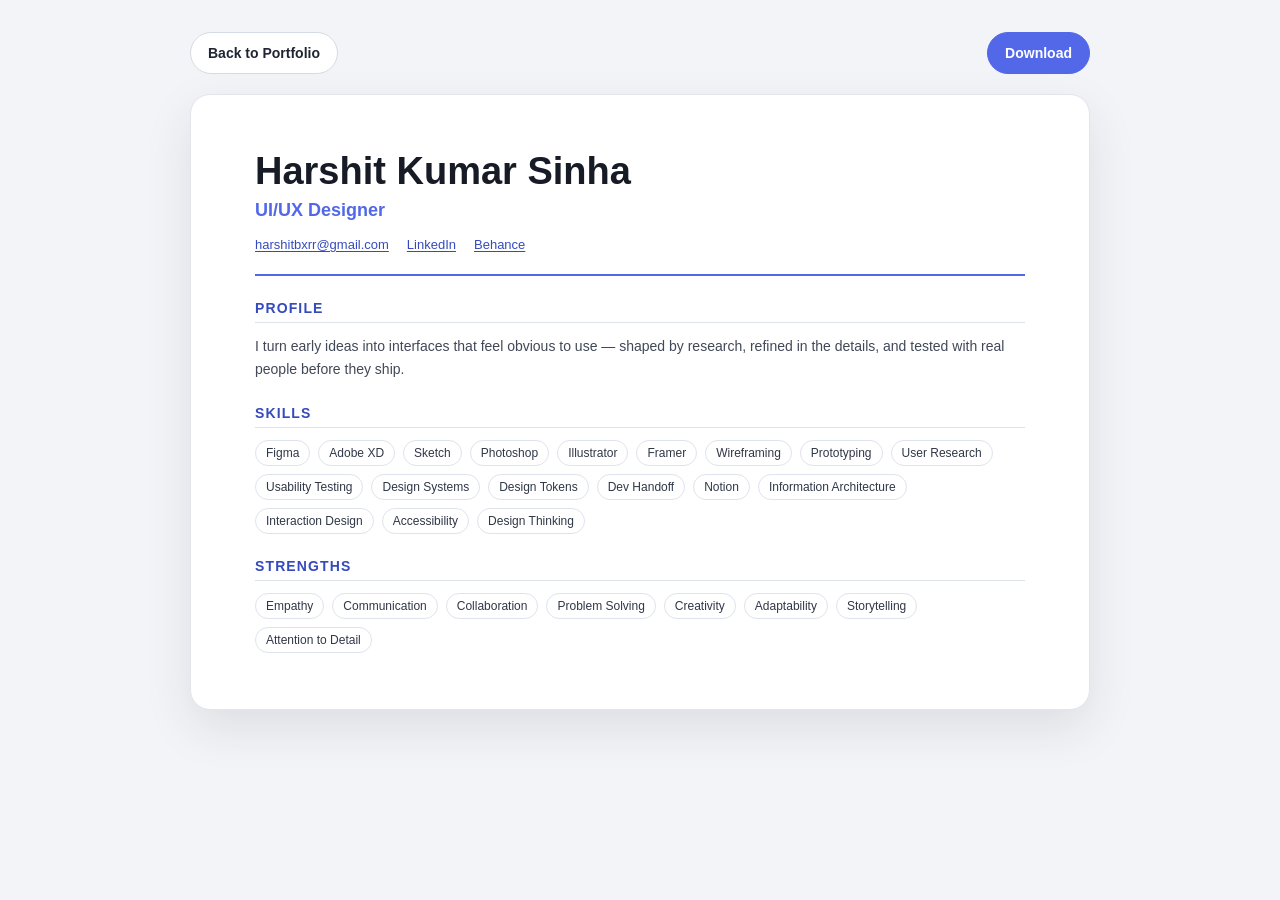
<file: harshit-kumar-sinha-resume.html>
<!doctype html>
<html lang="en">
<head>
  <meta charset="utf-8">
  <meta name="viewport" content="width=device-width, initial-scale=1">
  <meta name="theme-color" content="#f6f6f8">
  <title>Harshit Kumar Sinha — Resume</title>
  <style>
    *{box-sizing:border-box}
    body{margin:0;padding:32px 20px;background:#f3f4f7;color:#202533;font-family:Arial,Helvetica,sans-serif}
    .toolbar{display:flex;justify-content:space-between;align-items:center;gap:16px;max-width:900px;margin:0 auto 20px}
    .button{display:inline-flex;align-items:center;justify-content:center;min-height:42px;padding:10px 17px;border:1px solid #d6dae4;border-radius:999px;background:#fff;color:#202533;font:600 14px Arial,Helvetica,sans-serif;text-decoration:none;cursor:pointer}
    .button-primary{border-color:#5268e8;background:#5268e8;color:#fff}
    .resume{max-width:900px;margin:0 auto;padding:56px 64px;border:1px solid #e2e5ec;border-radius:20px;background:#fff;box-shadow:0 18px 48px rgba(28,35,54,.1)}
    .resume-header{padding-bottom:22px;border-bottom:2px solid #5268e8}
    h1{margin:0;color:#171b26;font-size:38px;line-height:1.1}
    .title{margin:7px 0 0;color:#5268e8;font-size:18px;font-weight:700}
    .contact{display:flex;flex-wrap:wrap;gap:8px 18px;margin-top:16px;font-size:13px}
    .contact a{color:#354bbd;text-decoration:underline;text-underline-offset:2px}
    .block{margin-top:24px}
    .block h2{margin:0 0 12px;padding-bottom:6px;border-bottom:1px solid #dfe3ec;color:#354bbd;font-size:14px;letter-spacing:.08em;text-transform:uppercase}
    .block p{margin:0;color:#414858;font-size:14px;line-height:1.65}
    .tag-list{display:flex;flex-wrap:wrap;gap:8px;margin:0;padding:0;list-style:none}
    .tag-list li{padding:5px 10px;border:1px solid #dfe3ec;border-radius:100px;color:#303747;font-size:12px}
    .entry{margin-top:14px;break-inside:avoid}
    .entry:first-child{margin-top:0}
    .entry-head{display:flex;justify-content:space-between;align-items:baseline;gap:12px}
    .entry h3{margin:0;color:#202533;font-size:16px}
    .entry-meta{color:#687083;font-size:12px;font-weight:600}
    .entry-role{margin:3px 0 0!important;color:#354bbd!important;font-size:13px!important;font-weight:600}
    .entry-description{margin-top:6px!important}
    .entry-bullets{margin:7px 0 0 18px;padding:0;list-style:disc}
    .entry-bullets li{margin:4px 0;color:#414858;font-size:13px;line-height:1.5}
    .entry-tags{margin-top:7px!important;color:#687083!important;font-size:12px!important}
    .error{max-width:900px;margin:0 auto 16px;padding:12px 16px;border:1px solid #c33;border-radius:8px;background:#fff0f0;color:#8d1111}
    [hidden]{display:none!important}
    @media(max-width:640px){
      body{padding:20px 12px}
      .resume{padding:32px 24px;border-radius:14px}
      h1{font-size:30px}
      .entry-head{align-items:flex-start;flex-direction:column;gap:3px}
    }
  </style>
</head>
<body>
  <div class="toolbar">
    <a class="button" href="index.html">Back to Portfolio</a>
    <button class="button button-primary" id="downloadResume" type="button">Download</button>
  </div>
  <p class="error" id="dataError" role="alert" hidden></p>
  <main class="resume">
    <header class="resume-header">
      <h1>Harshit Kumar Sinha</h1>
      <p class="title">UI/UX Designer</p>
      <div class="contact">
        <a href="mailto:harshitbxrr@gmail.com" class="contact-email">harshitbxrr@gmail.com</a>
        <a href="https://www.linkedin.com/in/harshit-sinha-872bb9257?utm_source=share_via&amp;utm_content=profile&amp;utm_medium=member_android" target="_blank" rel="noopener noreferrer">LinkedIn</a>
        <a href="https://www.behance.net/harshitsinha1" target="_blank" rel="noopener noreferrer">Behance</a>
      </div>
    </header>
    <section class="block">
      <h2>Profile</h2>
      <p id="profile"></p>
    </section>
    <section class="block">
      <h2>Skills</h2>
      <ul class="tag-list" id="skills"></ul>
    </section>
    <section class="block" id="experienceBlock" hidden>
      <h2>Experience</h2>
      <div id="experience"></div>
    </section>
    <section class="block" id="projectsBlock" hidden>
      <h2>Selected Projects</h2>
      <div id="projects"></div>
    </section>
    <section class="block">
      <h2>Strengths</h2>
      <ul class="tag-list" id="strengths"></ul>
    </section>
  </main>
  <script>
    const defaultData = {
      profile: 'I turn early ideas into interfaces that feel obvious to use — shaped by research, refined in the details, and tested with real people before they ship.',
      skills: ['Figma', 'Adobe XD', 'Sketch', 'Photoshop', 'Illustrator', 'Framer', 'Wireframing', 'Prototyping', 'User Research', 'Usability Testing', 'Design Systems', 'Design Tokens', 'Dev Handoff', 'Notion', 'Information Architecture', 'Interaction Design', 'Accessibility', 'Design Thinking'],
      strengths: ['Empathy', 'Communication', 'Collaboration', 'Problem Solving', 'Creativity', 'Adaptability', 'Storytelling', 'Attention to Detail'],
      experience: [],
      projects: []
    };
    const error = document.getElementById('dataError');
    let resumeData = defaultData;
    const dataParam = new URLSearchParams(window.location.search).get('data');
    if (dataParam){
      try{
        const parsed = JSON.parse(dataParam);
        if (!parsed || typeof parsed !== 'object' || !Array.isArray(parsed.skills) || !Array.isArray(parsed.strengths)){
          throw new TypeError('Resume data is incomplete.');
        }
        resumeData = { ...defaultData, ...parsed };
      } catch (exception){
        error.textContent = `Portfolio details could not be loaded: ${exception.message}`;
        error.hidden = false;
      }
    }

    document.getElementById('profile').textContent = resumeData.profile || defaultData.profile;
    function addTags(targetId, values){
      const list = document.getElementById(targetId);
      [...new Set(values)].forEach((value) => {
        const item = document.createElement('li');
        item.textContent = value;
        list.append(item);
      });
    }
    addTags('skills', resumeData.skills);
    addTags('strengths', resumeData.strengths);

    function addEntries(targetId, blockId, entries){
      const container = document.getElementById(targetId);
      entries.forEach((entry) => {
        const article = document.createElement('article');
        article.className = 'entry';
        const heading = document.createElement('div');
        heading.className = 'entry-head';
        const title = document.createElement('h3');
        title.textContent = entry.title || '';
        heading.append(title);
        if (entry.meta){
          const meta = document.createElement('span');
          meta.className = 'entry-meta';
          meta.textContent = entry.meta;
          heading.append(meta);
        }
        article.append(heading);
        if (entry.role){
          const role = document.createElement('p');
          role.className = 'entry-role';
          role.textContent = entry.role;
          article.append(role);
        }
        if (entry.description){
          const description = document.createElement('p');
          description.className = 'entry-description';
          description.textContent = entry.description;
          article.append(description);
        }
        if (Array.isArray(entry.bullets) && entry.bullets.length){
          const bullets = document.createElement('ul');
          bullets.className = 'entry-bullets';
          entry.bullets.forEach((text) => {
            const item = document.createElement('li');
            item.textContent = text;
            bullets.append(item);
          });
          article.append(bullets);
        }
        if (Array.isArray(entry.tags) && entry.tags.length){
          const tags = document.createElement('p');
          tags.className = 'entry-tags';
          tags.textContent = entry.tags.join(' · ');
          article.append(tags);
        }
        container.append(article);
      });
      document.getElementById(blockId).hidden = entries.length === 0;
    }
    addEntries('experience', 'experienceBlock', Array.isArray(resumeData.experience) ? resumeData.experience : []);
    addEntries('projects', 'projectsBlock', Array.isArray(resumeData.projects) ? resumeData.projects : []);
    function pdfText(value){
      return String(value ?? '')
        .replace(/[—–]/g, '-')
        .replace(/·/g, '|')
        .replace(/→/g, '>')
        .normalize('NFKD')
        .replace(/[\u0300-\u036f]/g, '')
        .replace(/[^\x20-\x7E]/g, '')
        .replace(/\\/g, '\\\\')
        .replace(/\(/g, '\\(')
        .replace(/\)/g, '\\)');
    }

    function makeResumePdf(data){
      const pageWidth = 595;
      const pageHeight = 842;
      const margin = 48;
      const usableWidth = pageWidth - margin * 2;
      const pages = [];
      let commands;
      let y;

      function startPage(continued = false){
        commands = [];
        pages.push(commands);
        y = 52;
        if (continued){
          drawText('Harshit Kumar Sinha - Resume (continued)', margin, y, 9, true, '0.32 0.41 0.91');
          y += 24;
        }
      }

      function drawText(text, x, top, size = 10, bold = false, color = '0.13 0.15 0.20'){
        const baseline = pageHeight - top;
        commands.push(`BT /${bold ? 'F2' : 'F1'} ${size} Tf ${color} rg 1 0 0 1 ${x} ${baseline} Tm (${pdfText(text)}) Tj ET`);
      }

      function ensureSpace(height){
        if (y + height > pageHeight - margin){
          startPage(true);
        }
      }

      function writeWrapped(text, options = {}){
        const size = options.size || 10;
        const indent = options.indent || 0;
        const maxChars = Math.max(30, Math.floor((usableWidth - indent) / (size * 0.52)));
        const words = String(text ?? '').split(/\s+/).filter(Boolean);
        let line = '';
        const lines = [];
        words.forEach((word) => {
          if (!line){
            line = word;
          } else if ((line + ' ' + word).length <= maxChars){
            line += ` ${word}`;
          } else {
            lines.push(line);
            line = word;
          }
        });
        if (line) lines.push(line);
        lines.forEach((textLine) => {
          ensureSpace(size + 5);
          drawText(textLine, margin + indent, y, size, Boolean(options.bold), options.color);
          y += size + 5;
        });
      }

      function sectionHeading(label){
        ensureSpace(34);
        y += 12;
        drawText(label.toUpperCase(), margin, y, 10, true, '0.21 0.29 0.74');
        y += 7;
        const lineY = pageHeight - y;
        commands.push(`0.82 0.85 0.90 RG 0.7 w ${margin} ${lineY} m ${pageWidth - margin} ${lineY} l S`);
        y += 14;
      }

      function writeEntries(entries){
        entries.forEach((entry) => {
          const heading = [entry.title, entry.meta].filter(Boolean).join(' - ');
          writeWrapped(heading, { size: 11, bold: true });
          if (entry.role) writeWrapped(entry.role, { size: 9, bold: true, color: '0.21 0.29 0.74' });
          if (entry.description) writeWrapped(entry.description, { size: 9 });
          if (Array.isArray(entry.bullets)){
            entry.bullets.forEach((bullet) => writeWrapped(`- ${bullet}`, { size: 9, indent: 10 }));
          }
          if (Array.isArray(entry.tags) && entry.tags.length){
            writeWrapped(entry.tags.join(' | '), { size: 8, color: '0.40 0.44 0.52' });
          }
          y += 7;
        });
      }

      startPage();
      drawText('Harshit Kumar Sinha', margin, y, 25, true, '0.09 0.11 0.15');
      y += 30;
      drawText('UI/UX Designer', margin, y, 13, true, '0.32 0.41 0.91');
      y += 21;
      writeWrapped('harshitbxrr@gmail.com  |  linkedin.com/in/harshit-sinha-872bb9257  |  behance.net/harshitsinha1', { size: 8, color: '0.21 0.29 0.74' });

      sectionHeading('Profile');
      writeWrapped(data.profile);
      sectionHeading('Skills');
      writeWrapped(data.skills.join(' | '), { size: 9 });

      if (data.experience.length){
        sectionHeading('Experience');
        writeEntries(data.experience);
      }
      if (data.projects.length){
        sectionHeading('Selected Projects');
        writeEntries(data.projects);
      }
      sectionHeading('Strengths');
      writeWrapped(data.strengths.join(' | '), { size: 9 });

      const objects = [];
      objects[1] = '<< /Type /Catalog /Pages 2 0 R >>';
      const pageIds = pages.map((_, index) => 5 + index * 2);
      objects[2] = `<< /Type /Pages /Kids [${pageIds.map((id) => `${id} 0 R`).join(' ')}] /Count ${pages.length} >>`;
      objects[3] = '<< /Type /Font /Subtype /Type1 /BaseFont /Helvetica /Encoding /WinAnsiEncoding >>';
      objects[4] = '<< /Type /Font /Subtype /Type1 /BaseFont /Helvetica-Bold /Encoding /WinAnsiEncoding >>';
      pages.forEach((pageCommands, index) => {
        const pageId = 5 + index * 2;
        const stream = pageCommands.join('\n');
        const streamLength = new TextEncoder().encode(stream).length;
        objects[pageId] = `<< /Type /Page /Parent 2 0 R /MediaBox [0 0 ${pageWidth} ${pageHeight}] /Resources << /Font << /F1 3 0 R /F2 4 0 R >> >> /Contents ${pageId + 1} 0 R >>`;
        objects[pageId + 1] = `<< /Length ${streamLength} >>\nstream\n${stream}\nendstream`;
      });

      let pdf = '%PDF-1.4\n';
      const offsets = [0];
      for (let id = 1; id < objects.length; id++){
        offsets[id] = new TextEncoder().encode(pdf).length;
        pdf += `${id} 0 obj\n${objects[id]}\nendobj\n`;
      }
      const xrefOffset = new TextEncoder().encode(pdf).length;
      pdf += `xref\n0 ${objects.length}\n0000000000 65535 f \n`;
      for (let id = 1; id < objects.length; id++){
        pdf += `${String(offsets[id]).padStart(10, '0')} 00000 n \n`;
      }
      pdf += `trailer\n<< /Size ${objects.length} /Root 1 0 R >>\nstartxref\n${xrefOffset}\n%%EOF`;
      return new Blob([pdf], { type: 'application/pdf' });
    }

    document.getElementById('downloadResume').addEventListener('click', () => {
      const pdf = makeResumePdf(resumeData);
      const downloadUrl = URL.createObjectURL(pdf);
      const link = document.createElement('a');
      link.href = downloadUrl;
      link.download = 'Harshit-Kumar-Sinha-Resume.pdf';
      link.click();
      window.setTimeout(() => URL.revokeObjectURL(downloadUrl), 1000);
    });
    // Email links: direct mobile tap to native mail / Gmail app compose; on desktop open Gmail web in new tab
    const emailLinks = document.querySelectorAll('a[href^=mailto:], .contact-email');
    emailLinks.forEach(link => {
      link.addEventListener('click', (e) => {
        const isMobile = /Android|iPhone|iPad|iPod|webOS|BlackBerry|IEMobile|Opera Mini/i.test(navigator.userAgent) ||
                         (window.matchMedia && window.matchMedia('(max-width: 768px)').matches && 'ontouchstart' in window);
        if (isMobile) {
          e.preventDefault();
          window.location.href = 'mailto:harshitbxrr@gmail.com';
        } else {
          e.preventDefault();
          window.open('https://mail.google.com/mail/?view=cm&fs=1&to=harshitbxrr@gmail.com', '_blank', 'noopener,noreferrer');
        }
      });
    });
  </script>
</body>
</html>
</file>
